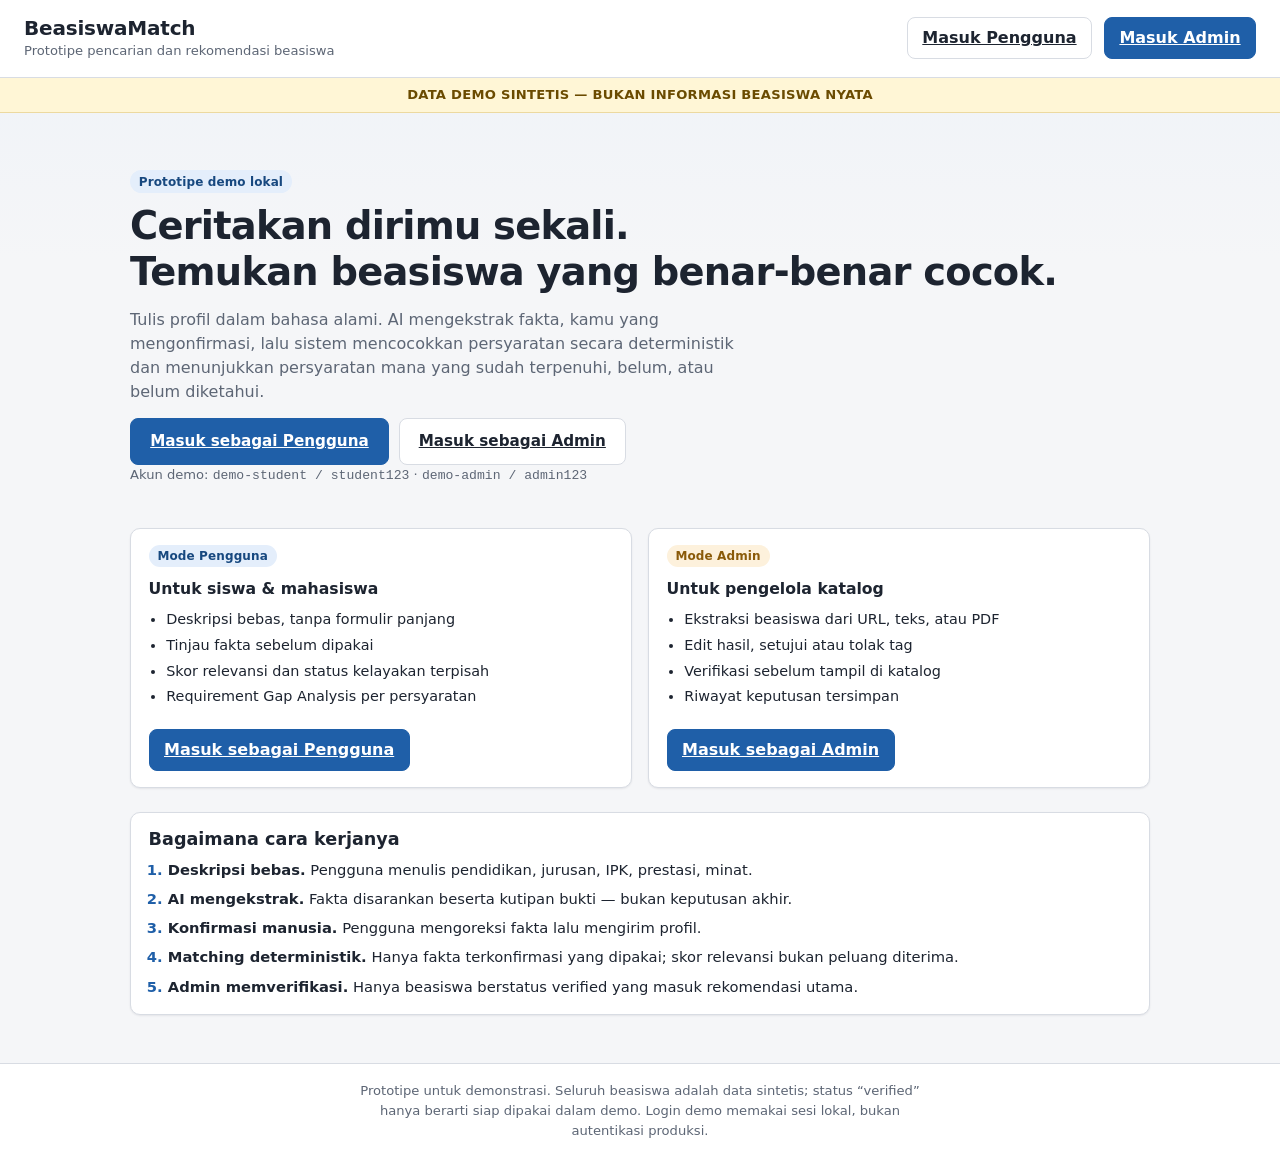
<file: frontend/index.html>
<!DOCTYPE html>
<html lang="id">
<head>
  <meta charset="utf-8" />
  <meta name="viewport" content="width=device-width, initial-scale=1" />
  <title>BeasiswaMatch — Prototipe Rekomendasi Beasiswa</title>
  <link rel="stylesheet" href="css/styles.css" />
</head>
<body class="landing-body">
  <header class="landing-header">
    <div class="brand">
      <h1>BeasiswaMatch</h1>
      <p class="muted small">Prototipe pencarian dan rekomendasi beasiswa</p>
    </div>
    <nav class="header-right" aria-label="Masuk">
      <a class="btn" href="login.html?role=user">Masuk Pengguna</a>
      <a class="btn primary" href="login.html?role=admin">Masuk Admin</a>
    </nav>
  </header>

  <div class="banner">DATA DEMO SINTETIS — BUKAN INFORMASI BEASISWA NYATA</div>

  <main class="landing">
    <section class="hero">
      <span class="badge badge-info">Prototipe demo lokal</span>
      <h2>Ceritakan dirimu sekali.<br />Temukan beasiswa yang benar-benar cocok.</h2>
      <p class="lead">
        Tulis profil dalam bahasa alami. AI mengekstrak fakta, kamu yang mengonfirmasi, lalu
        sistem mencocokkan persyaratan secara deterministik dan menunjukkan
        persyaratan mana yang sudah terpenuhi, belum, atau belum diketahui.
      </p>
      <div class="row">
        <a class="btn primary large" href="login.html?role=user">Masuk sebagai Pengguna</a>
        <a class="btn large" href="login.html?role=admin">Masuk sebagai Admin</a>
      </div>
      <p class="hint">Akun demo: <code>demo-student / student123</code> · <code>demo-admin / admin123</code></p>
    </section>

    <section id="resume-banner" class="card resume" hidden>
      <div>
        <strong>Kamu masih punya sesi aktif</strong>
        <p class="muted small" id="resume-text"></p>
      </div>
      <div class="row">
        <a class="btn primary" id="resume-link" href="app.html">Lanjutkan sesi</a>
        <button class="btn" id="resume-logout" type="button">Keluar</button>
      </div>
    </section>

    <section class="role-grid">
      <article class="card role-card">
        <span class="badge badge-info">Mode Pengguna</span>
        <h3>Untuk siswa &amp; mahasiswa</h3>
        <ul class="feature-list">
          <li>Deskripsi bebas, tanpa formulir panjang</li>
          <li>Tinjau fakta sebelum dipakai</li>
          <li>Skor relevansi dan status kelayakan terpisah</li>
          <li>Requirement Gap Analysis per persyaratan</li>
        </ul>
        <a class="btn primary" href="login.html?role=user">Masuk sebagai Pengguna</a>
      </article>

      <article class="card role-card">
        <span class="badge badge-warn">Mode Admin</span>
        <h3>Untuk pengelola katalog</h3>
        <ul class="feature-list">
          <li>Ekstraksi beasiswa dari URL, teks, atau PDF</li>
          <li>Edit hasil, setujui atau tolak tag</li>
          <li>Verifikasi sebelum tampil di katalog</li>
          <li>Riwayat keputusan tersimpan</li>
        </ul>
        <a class="btn primary" href="login.html?role=admin">Masuk sebagai Admin</a>
      </article>
    </section>

    <section class="card how">
      <h2>Bagaimana cara kerjanya</h2>
      <ol class="steps">
        <li><strong>Deskripsi bebas.</strong> Pengguna menulis pendidikan, jurusan, IPK, prestasi, minat.</li>
        <li><strong>AI mengekstrak.</strong> Fakta disarankan beserta kutipan bukti — bukan keputusan akhir.</li>
        <li><strong>Konfirmasi manusia.</strong> Pengguna mengoreksi fakta lalu mengirim profil.</li>
        <li><strong>Matching deterministik.</strong> Hanya fakta terkonfirmasi yang dipakai; skor relevansi bukan peluang diterima.</li>
        <li><strong>Admin memverifikasi.</strong> Hanya beasiswa berstatus verified yang masuk rekomendasi utama.</li>
      </ol>
    </section>
  </main>

  <footer class="landing-footer">
    <p class="muted small">
      Prototipe untuk demonstrasi. Seluruh beasiswa adalah data sintetis; status “verified” hanya
      berarti siap dipakai dalam demo. Login demo memakai sesi lokal, bukan autentikasi produksi.
    </p>
  </footer>

  <script src="js/api.js"></script>
  <script src="js/auth.js"></script>
  <script src="js/landing.js"></script>
</body>
</html>
</file>
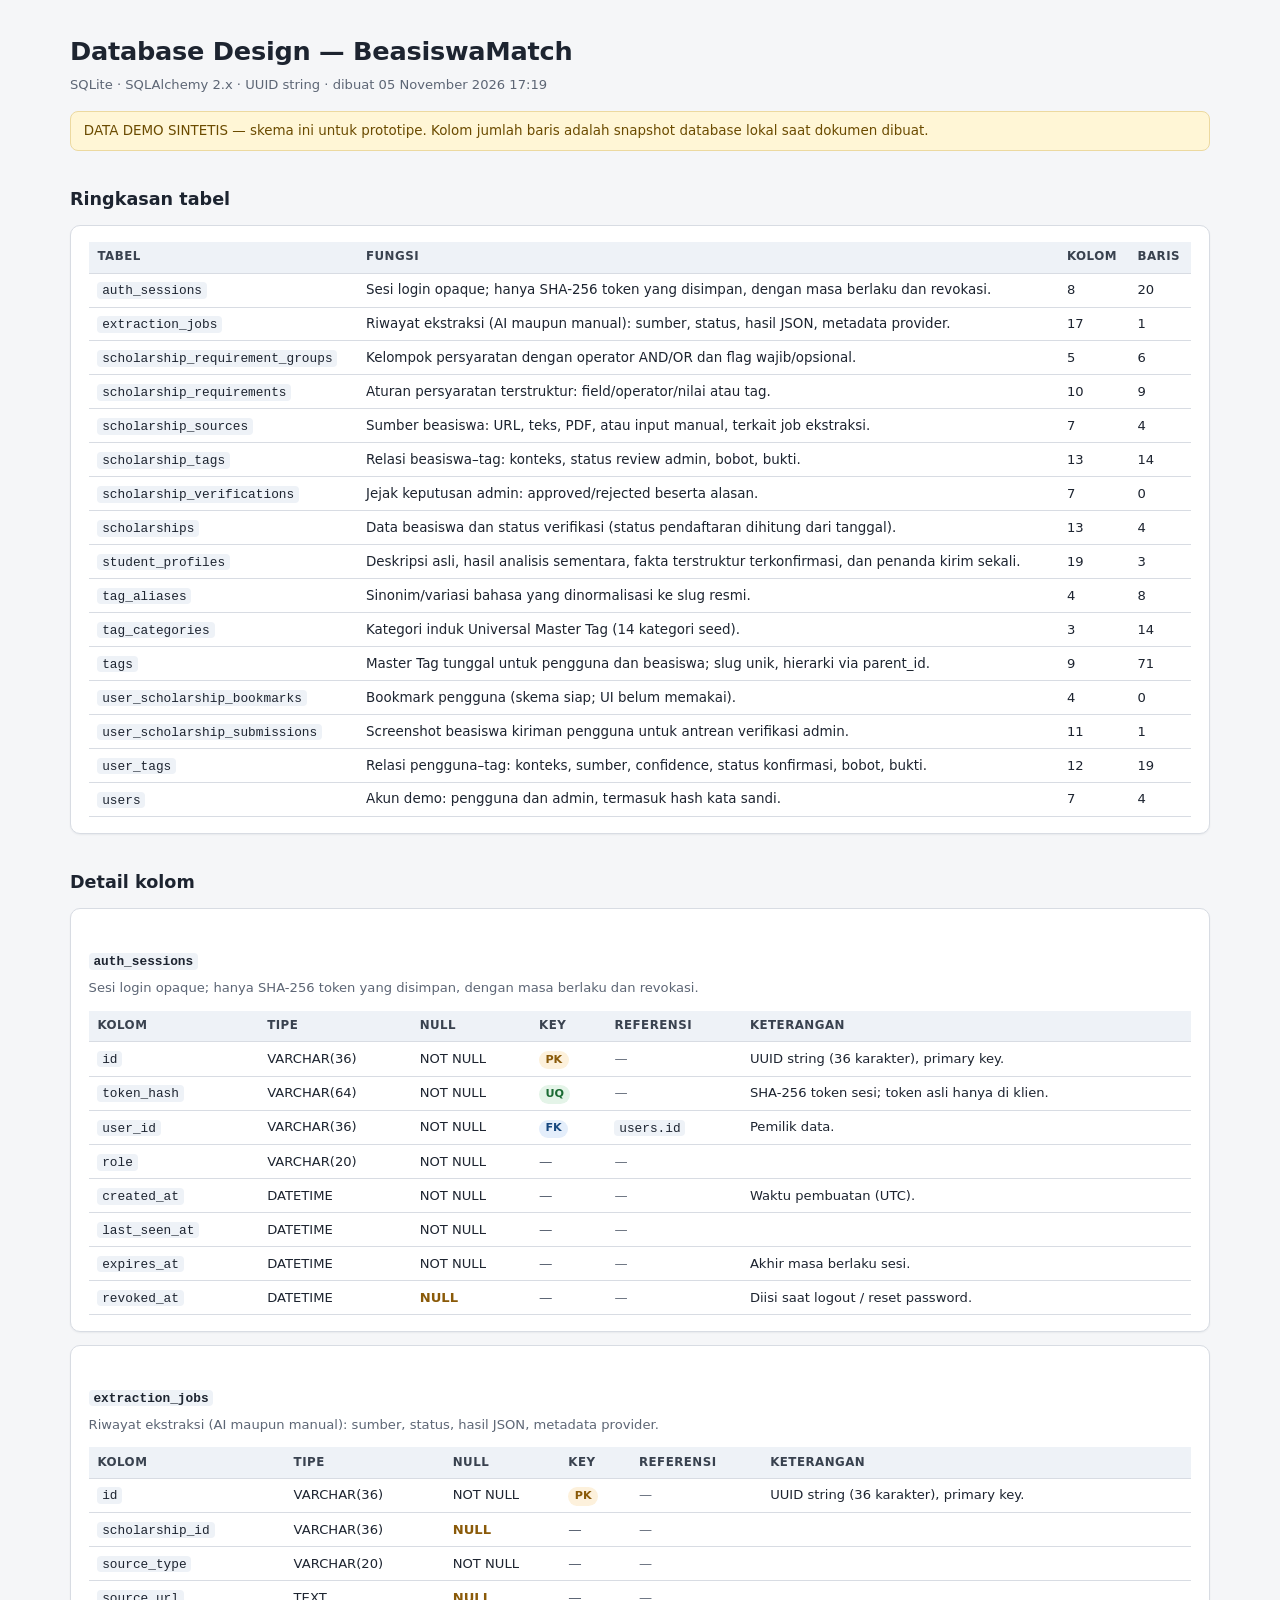
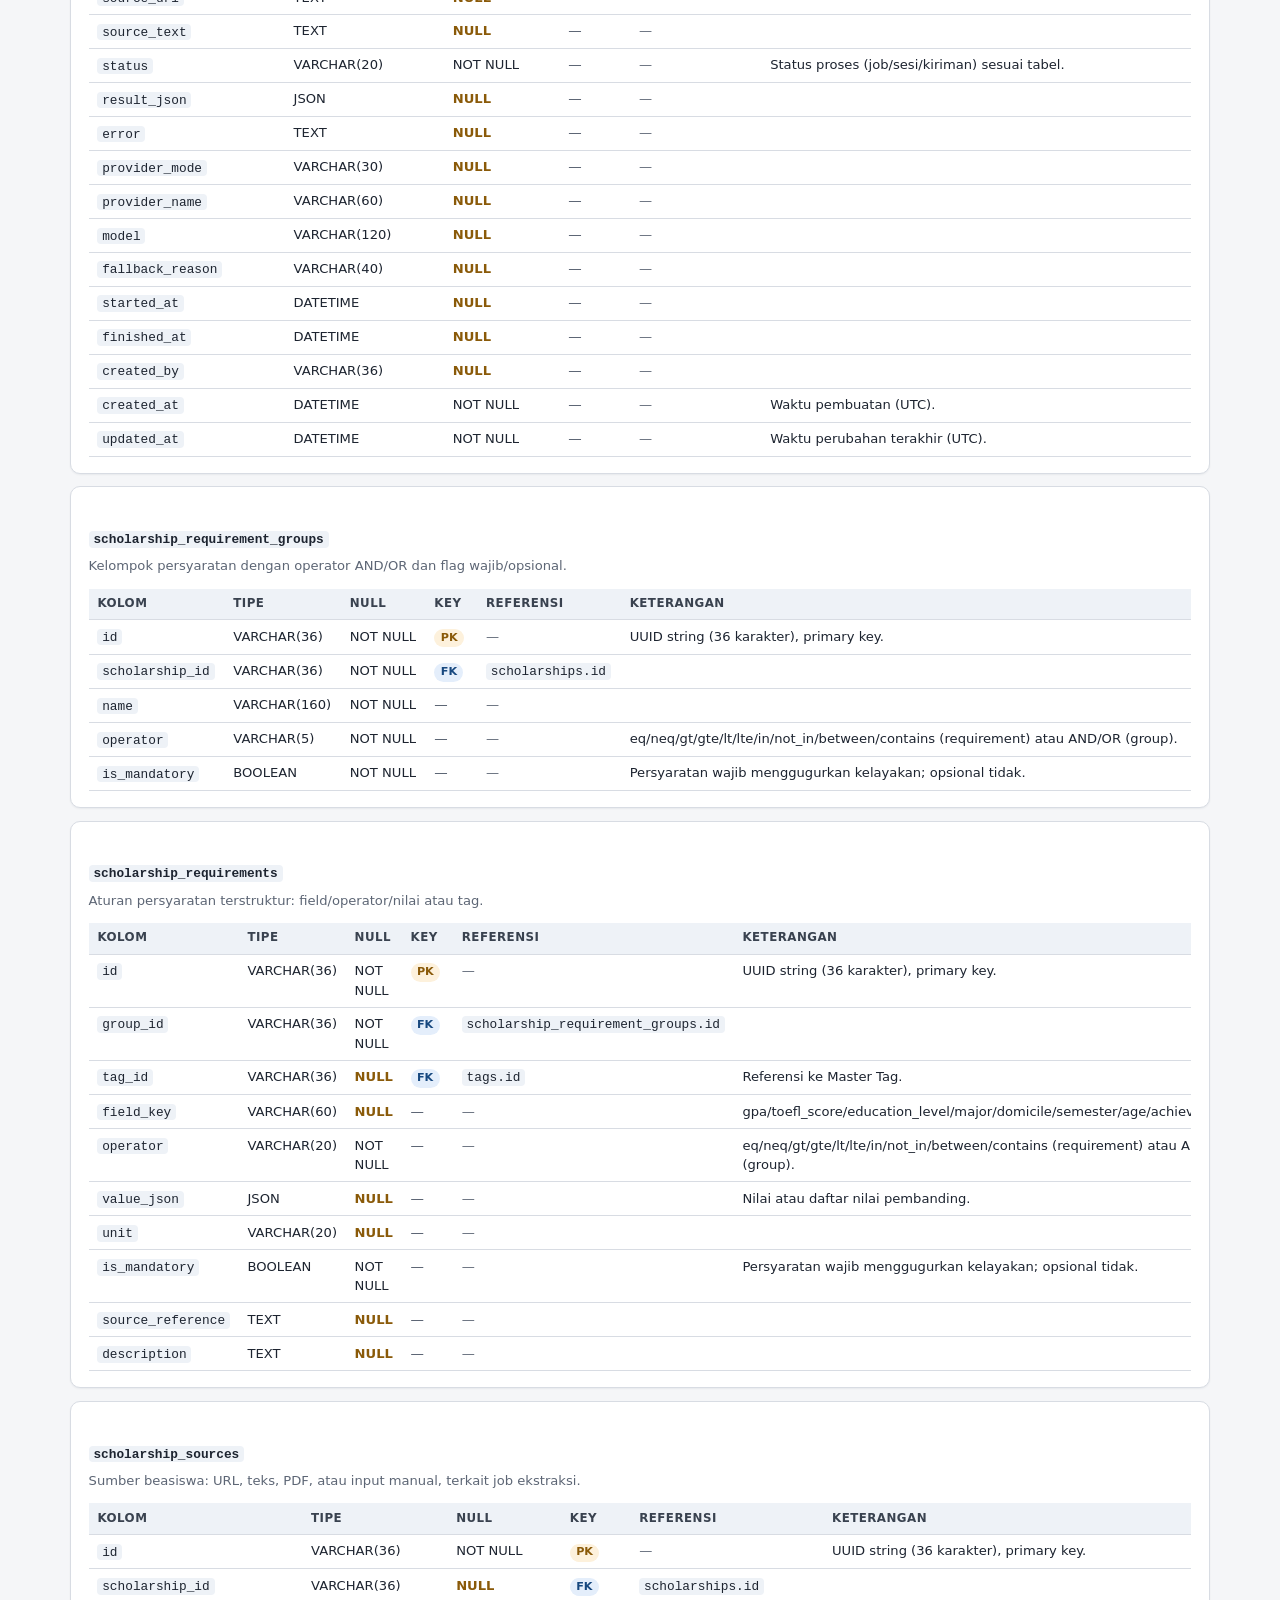
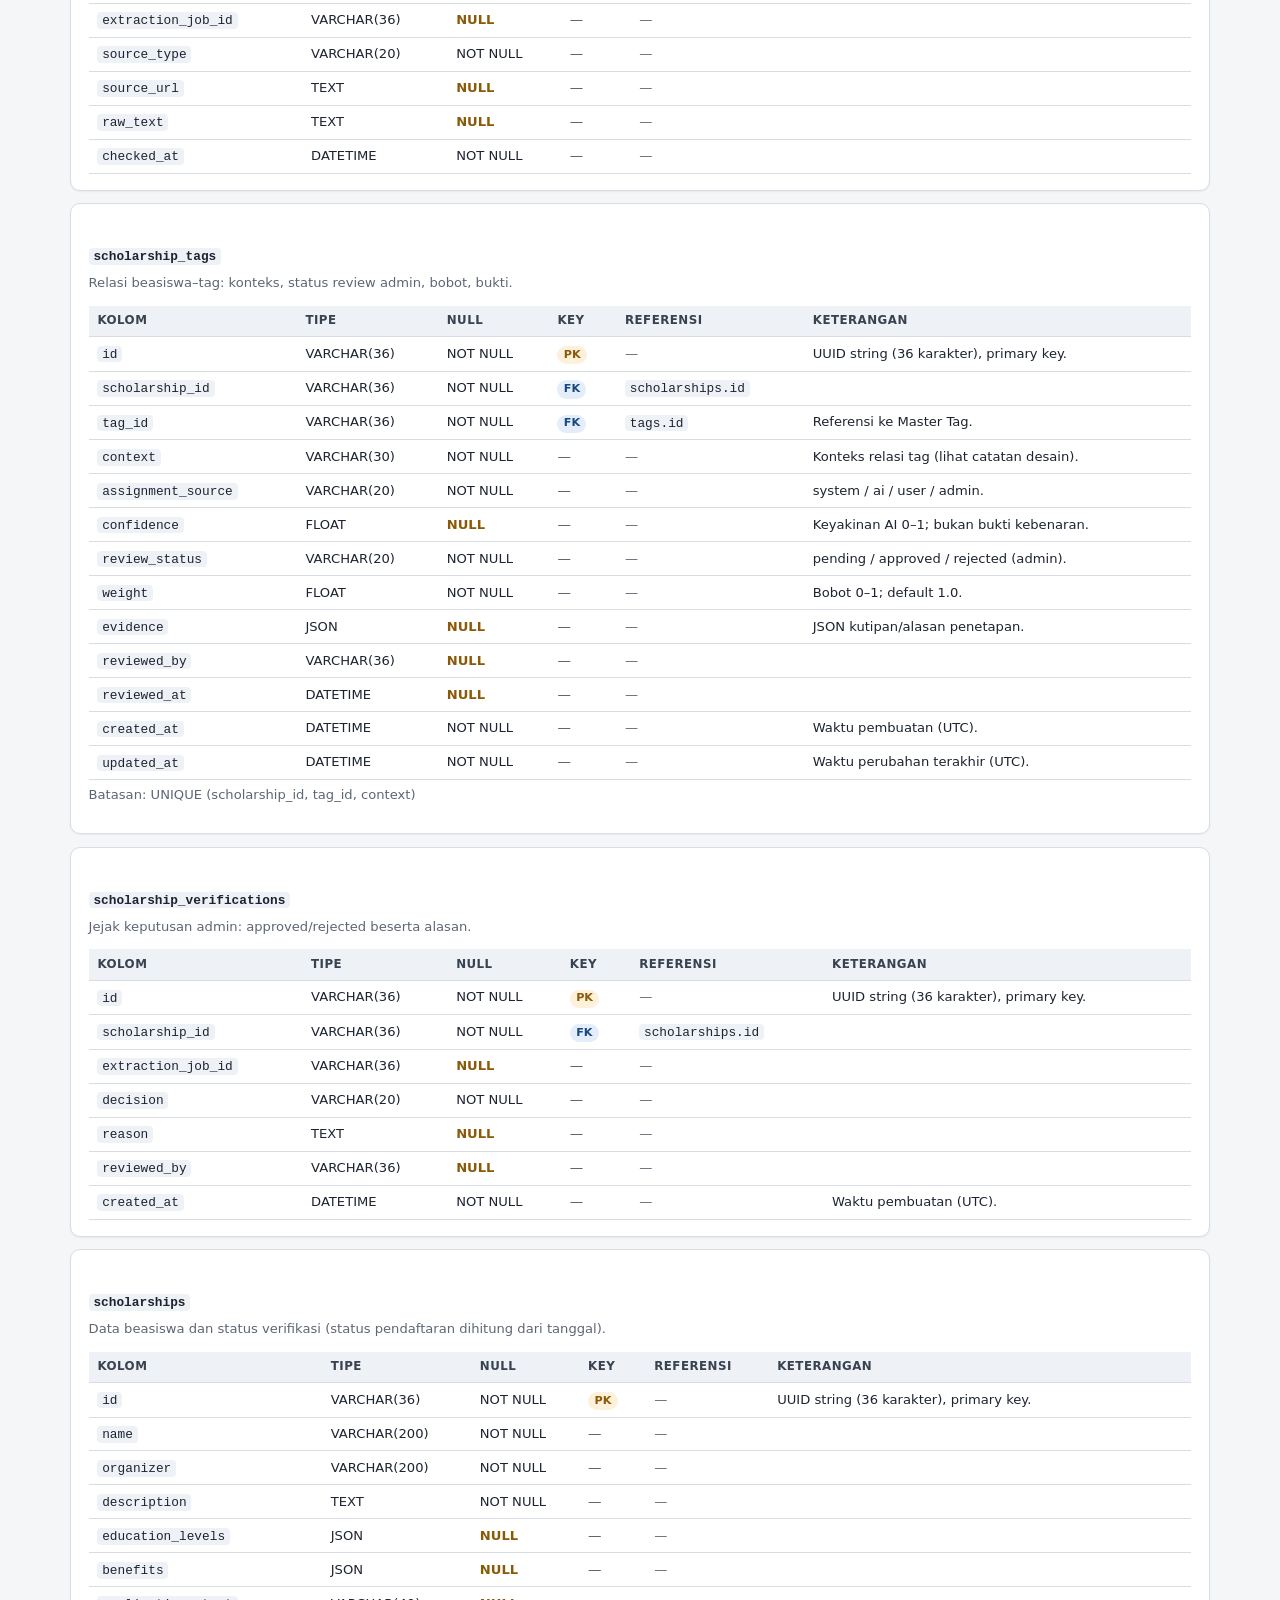
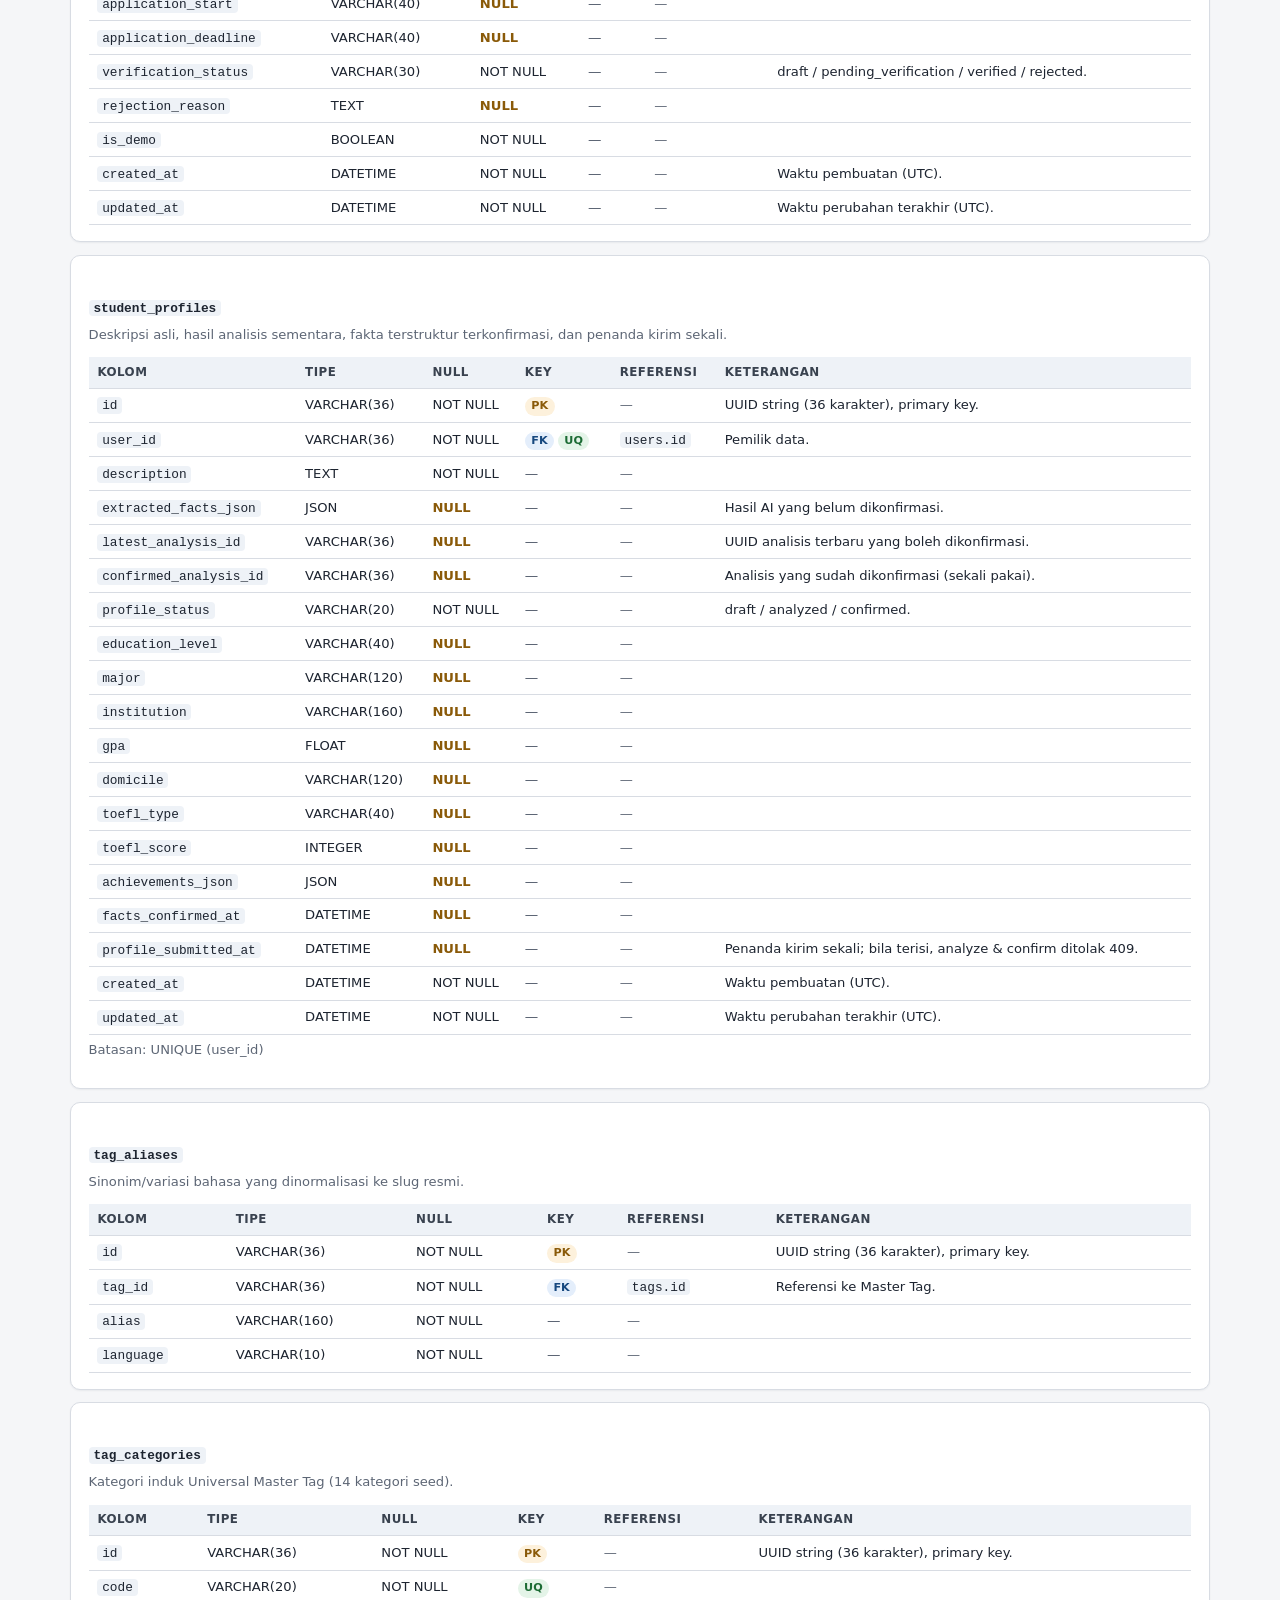
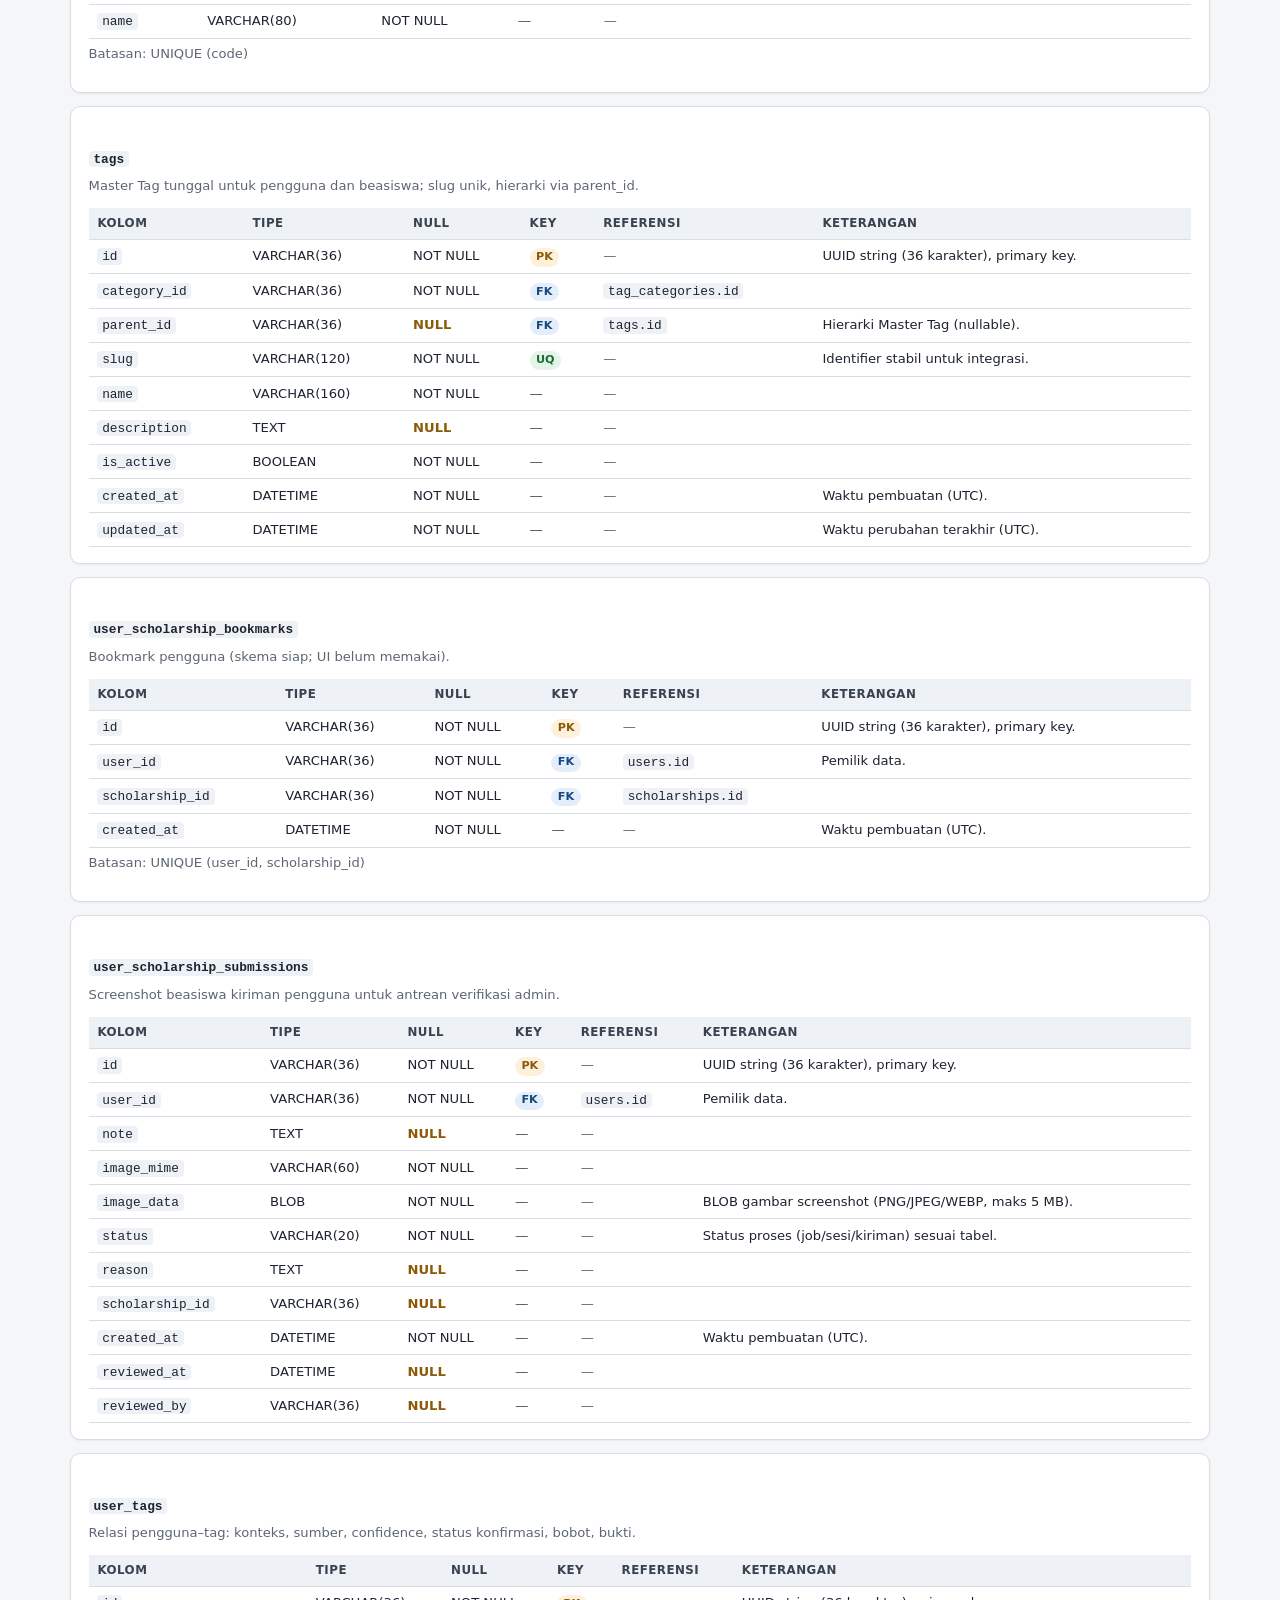
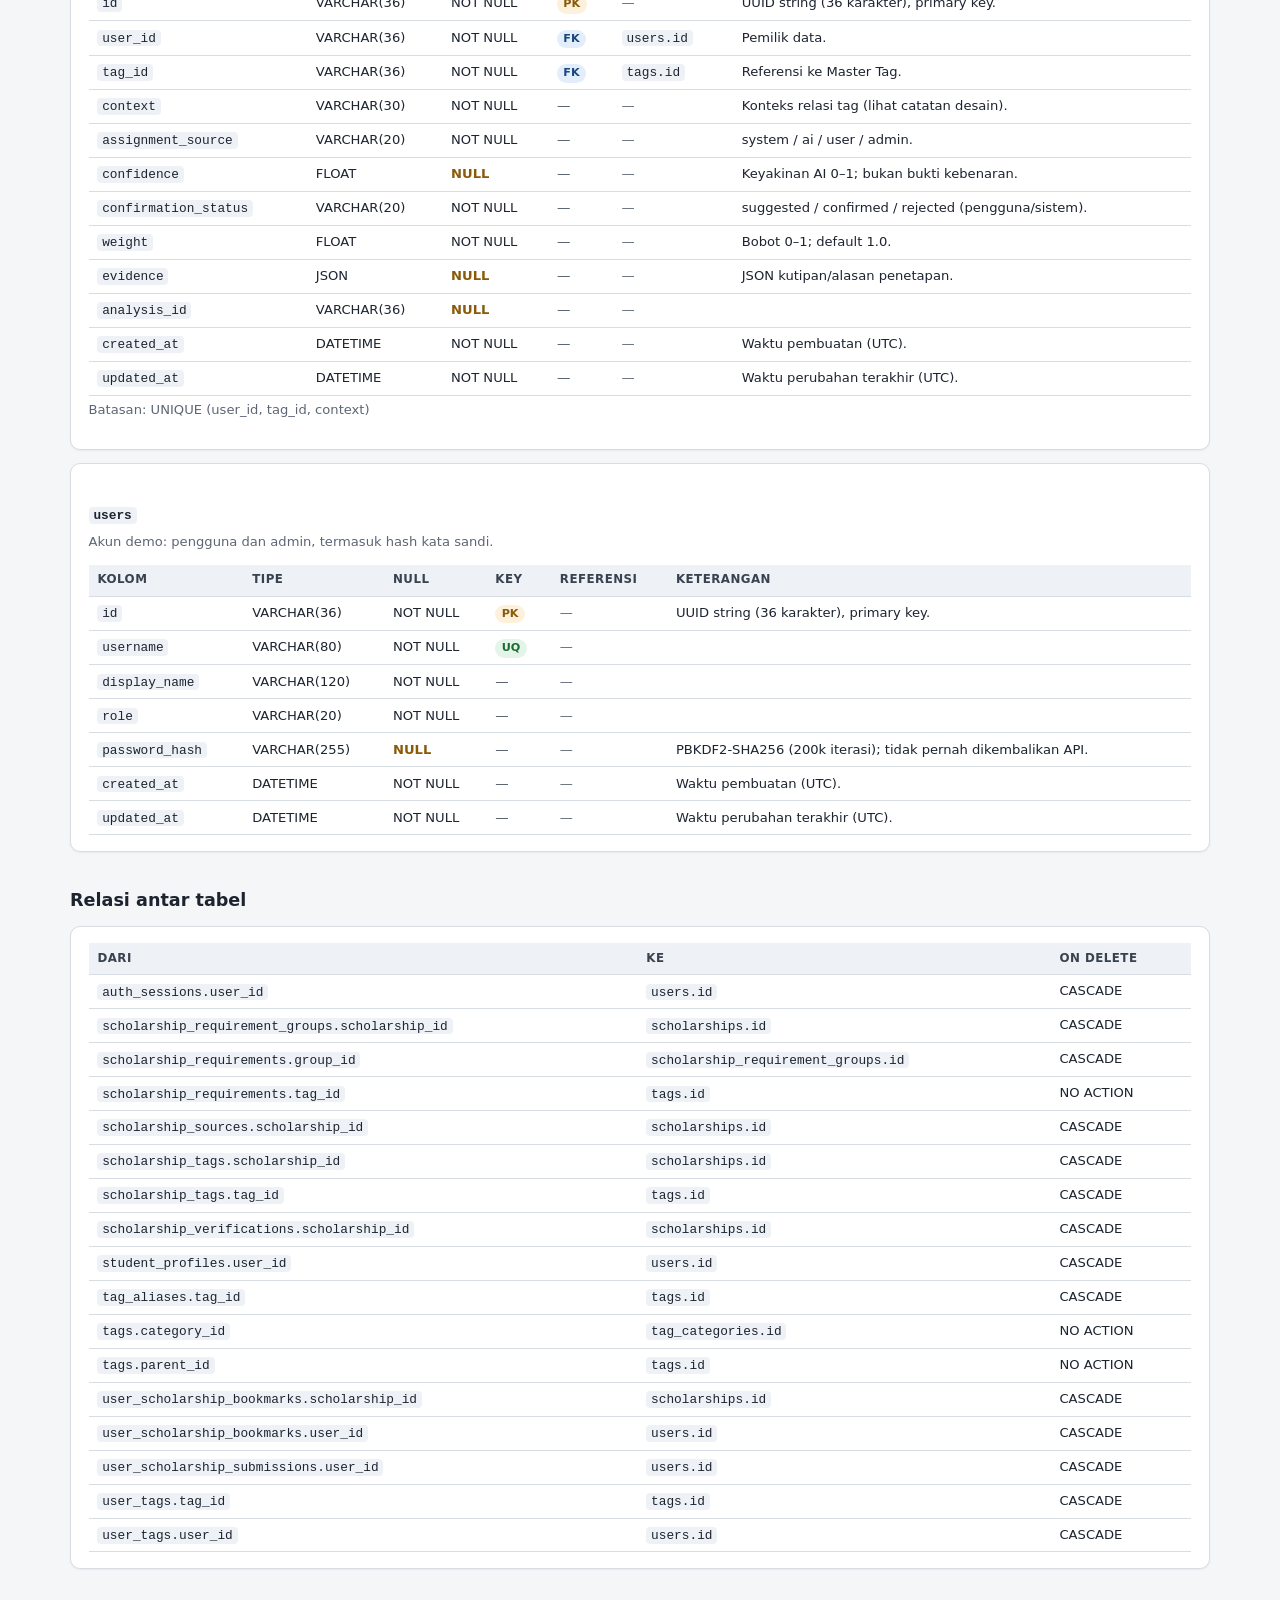
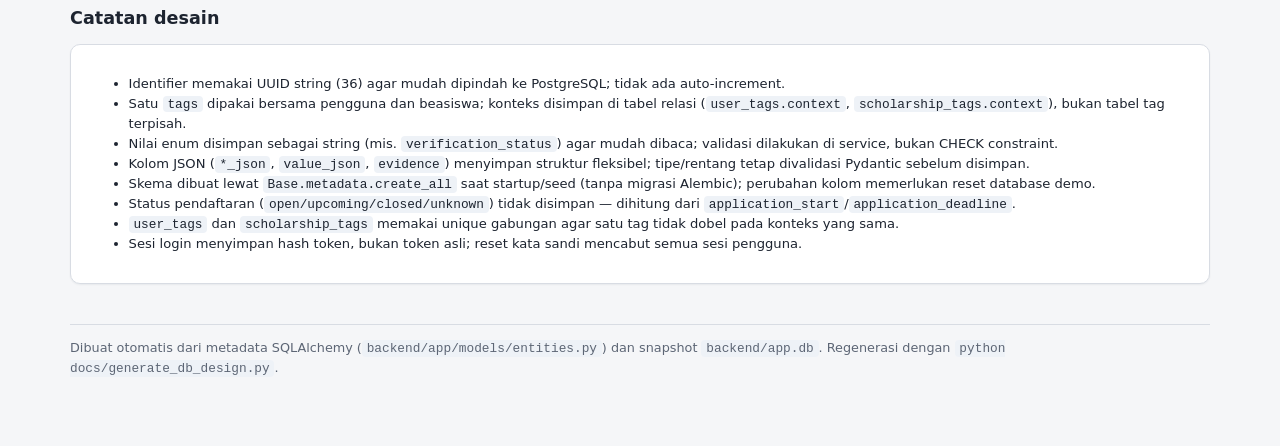
<file: docs/db-design.html>
<!DOCTYPE html>
<html lang="id">
<head>
<meta charset="utf-8" />
<meta name="viewport" content="width=device-width, initial-scale=1" />
<title>Database Design — BeasiswaMatch</title>
<style>
:root { --bg:#f5f6f8; --surface:#fff; --border:#d8dce3; --text:#1d2430; --muted:#5d6675;
        --primary:#1f5fa8; --pk:#8a5a09; --fk:#17487f; }
* { box-sizing: border-box; }
body { margin:0; background:var(--bg); color:var(--text);
       font-family:"Segoe UI",system-ui,-apple-system,Roboto,Helvetica,Arial,sans-serif; line-height:1.5; }
.wrap { max-width:1180px; margin:0 auto; padding:2rem 1.25rem 4rem; }
h1 { font-size:1.6rem; margin:0 0 .3rem; letter-spacing:-.01em; }
h2 { font-size:1.1rem; margin:2.2rem 0 .6rem; }
h3 { font-size:1rem; margin:1.4rem 0 .4rem; }
p { margin:.3rem 0 .8rem; }
.muted { color:var(--muted); }
.small { font-size:.82rem; }
.banner { background:#fff6d6; color:#6b4b00; border:1px solid #ecd9a0; border-radius:8px;
          padding:.55rem .8rem; font-size:.84rem; margin:1rem 0 1.6rem; }
.card { background:var(--surface); border:1px solid var(--border); border-radius:10px;
        padding:1rem 1.1rem; margin:.8rem 0; box-shadow:0 1px 2px rgba(20,30,45,.06); }
.table-wrap { overflow-x:auto; }
table { width:100%; border-collapse:collapse; font-size:.84rem; background:var(--surface); }
caption { caption-side:top; text-align:left; font-weight:700; padding:.5rem .2rem; }
th, td { border-bottom:1px solid var(--border); padding:.4rem .55rem; text-align:left; vertical-align:top; }
th { background:#eef2f7; font-size:.74rem; text-transform:uppercase; letter-spacing:.04em; color:#39424f; }
tbody tr:hover { background:#fafbfd; }
code { font-family:ui-monospace,SFMono-Regular,Menlo,monospace; font-size:.8rem;
       background:#eef2f7; padding:.05rem .3rem; border-radius:4px; }
.tag { display:inline-block; padding:.05rem .4rem; border-radius:999px; font-size:.7rem;
       font-weight:700; margin-right:.25rem; }
.pk { background:#fdf1dc; color:var(--pk); }
.fk { background:#e4eefb; color:var(--fk); }
.uq { background:#e4f4e8; color:#1c6b34; }
.null { color:#8a5a09; font-weight:600; }
.yes { color:#1c6b34; }
.foot { margin-top:2.5rem; color:var(--muted); font-size:.8rem; border-top:1px solid var(--border); padding-top:.8rem; }
@media print { body { background:#fff; } .card { box-shadow:none; } }
</style>
</head>
<body>
<div class="wrap">
  <h1>Database Design — BeasiswaMatch</h1>
  <p class="muted small">SQLite · SQLAlchemy 2.x · UUID string · dibuat 05 November 2026 17:19</p>

  <div class="banner">
    DATA DEMO SINTETIS — skema ini untuk prototipe. Kolom jumlah baris adalah snapshot database lokal saat dokumen dibuat.
  </div>

  <h2>Ringkasan tabel</h2>
  <div class="table-wrap card">
    <table>
      <thead><tr><th>Tabel</th><th>Fungsi</th><th>Kolom</th><th>Baris</th></tr></thead>
      <tbody>
        <tr>
          <td><code>auth_sessions</code></td>
          <td>Sesi login opaque; hanya SHA-256 token yang disimpan, dengan masa berlaku dan revokasi.</td>
          <td class="small">8</td>
          <td class="small">20</td>
        </tr>
        <tr>
          <td><code>extraction_jobs</code></td>
          <td>Riwayat ekstraksi (AI maupun manual): sumber, status, hasil JSON, metadata provider.</td>
          <td class="small">17</td>
          <td class="small">1</td>
        </tr>
        <tr>
          <td><code>scholarship_requirement_groups</code></td>
          <td>Kelompok persyaratan dengan operator AND/OR dan flag wajib/opsional.</td>
          <td class="small">5</td>
          <td class="small">6</td>
        </tr>
        <tr>
          <td><code>scholarship_requirements</code></td>
          <td>Aturan persyaratan terstruktur: field/operator/nilai atau tag.</td>
          <td class="small">10</td>
          <td class="small">9</td>
        </tr>
        <tr>
          <td><code>scholarship_sources</code></td>
          <td>Sumber beasiswa: URL, teks, PDF, atau input manual, terkait job ekstraksi.</td>
          <td class="small">7</td>
          <td class="small">4</td>
        </tr>
        <tr>
          <td><code>scholarship_tags</code></td>
          <td>Relasi beasiswa–tag: konteks, status review admin, bobot, bukti.</td>
          <td class="small">13</td>
          <td class="small">14</td>
        </tr>
        <tr>
          <td><code>scholarship_verifications</code></td>
          <td>Jejak keputusan admin: approved/rejected beserta alasan.</td>
          <td class="small">7</td>
          <td class="small">0</td>
        </tr>
        <tr>
          <td><code>scholarships</code></td>
          <td>Data beasiswa dan status verifikasi (status pendaftaran dihitung dari tanggal).</td>
          <td class="small">13</td>
          <td class="small">4</td>
        </tr>
        <tr>
          <td><code>student_profiles</code></td>
          <td>Deskripsi asli, hasil analisis sementara, fakta terstruktur terkonfirmasi, dan penanda kirim sekali.</td>
          <td class="small">19</td>
          <td class="small">3</td>
        </tr>
        <tr>
          <td><code>tag_aliases</code></td>
          <td>Sinonim/variasi bahasa yang dinormalisasi ke slug resmi.</td>
          <td class="small">4</td>
          <td class="small">8</td>
        </tr>
        <tr>
          <td><code>tag_categories</code></td>
          <td>Kategori induk Universal Master Tag (14 kategori seed).</td>
          <td class="small">3</td>
          <td class="small">14</td>
        </tr>
        <tr>
          <td><code>tags</code></td>
          <td>Master Tag tunggal untuk pengguna dan beasiswa; slug unik, hierarki via parent_id.</td>
          <td class="small">9</td>
          <td class="small">71</td>
        </tr>
        <tr>
          <td><code>user_scholarship_bookmarks</code></td>
          <td>Bookmark pengguna (skema siap; UI belum memakai).</td>
          <td class="small">4</td>
          <td class="small">0</td>
        </tr>
        <tr>
          <td><code>user_scholarship_submissions</code></td>
          <td>Screenshot beasiswa kiriman pengguna untuk antrean verifikasi admin.</td>
          <td class="small">11</td>
          <td class="small">1</td>
        </tr>
        <tr>
          <td><code>user_tags</code></td>
          <td>Relasi pengguna–tag: konteks, sumber, confidence, status konfirmasi, bobot, bukti.</td>
          <td class="small">12</td>
          <td class="small">19</td>
        </tr>
        <tr>
          <td><code>users</code></td>
          <td>Akun demo: pengguna dan admin, termasuk hash kata sandi.</td>
          <td class="small">7</td>
          <td class="small">4</td>
        </tr></tbody>
    </table>
  </div>

  <h2>Detail kolom</h2>
  
        <section class="card">
          <h3><code>auth_sessions</code></h3>
          <p class="small muted">Sesi login opaque; hanya SHA-256 token yang disimpan, dengan masa berlaku dan revokasi.</p>
          <div class="table-wrap">
            <table>
              <thead>
                <tr><th>Kolom</th><th>Tipe</th><th>Null</th><th>Key</th><th>Referensi</th><th>Keterangan</th></tr>
              </thead>
              <tbody>
              <tr>
                <td><code>id</code></td>
                <td class="small">VARCHAR(36)</td>
                <td class="small">NOT NULL</td>
                <td><span class="tag pk">PK</span></td>
                <td class="small"><span class="muted">—</span></td>
                <td class="small">UUID string (36 karakter), primary key.</td>
              </tr>
              <tr>
                <td><code>token_hash</code></td>
                <td class="small">VARCHAR(64)</td>
                <td class="small">NOT NULL</td>
                <td><span class="tag uq">UQ</span></td>
                <td class="small"><span class="muted">—</span></td>
                <td class="small">SHA-256 token sesi; token asli hanya di klien.</td>
              </tr>
              <tr>
                <td><code>user_id</code></td>
                <td class="small">VARCHAR(36)</td>
                <td class="small">NOT NULL</td>
                <td><span class="tag fk">FK</span></td>
                <td class="small"><code>users.id</code></td>
                <td class="small">Pemilik data.</td>
              </tr>
              <tr>
                <td><code>role</code></td>
                <td class="small">VARCHAR(20)</td>
                <td class="small">NOT NULL</td>
                <td><span class="muted">—</span></td>
                <td class="small"><span class="muted">—</span></td>
                <td class="small"></td>
              </tr>
              <tr>
                <td><code>created_at</code></td>
                <td class="small">DATETIME</td>
                <td class="small">NOT NULL</td>
                <td><span class="muted">—</span></td>
                <td class="small"><span class="muted">—</span></td>
                <td class="small">Waktu pembuatan (UTC).</td>
              </tr>
              <tr>
                <td><code>last_seen_at</code></td>
                <td class="small">DATETIME</td>
                <td class="small">NOT NULL</td>
                <td><span class="muted">—</span></td>
                <td class="small"><span class="muted">—</span></td>
                <td class="small"></td>
              </tr>
              <tr>
                <td><code>expires_at</code></td>
                <td class="small">DATETIME</td>
                <td class="small">NOT NULL</td>
                <td><span class="muted">—</span></td>
                <td class="small"><span class="muted">—</span></td>
                <td class="small">Akhir masa berlaku sesi.</td>
              </tr>
              <tr>
                <td><code>revoked_at</code></td>
                <td class="small">DATETIME</td>
                <td class="small"><span class="null">NULL</span></td>
                <td><span class="muted">—</span></td>
                <td class="small"><span class="muted">—</span></td>
                <td class="small">Diisi saat logout / reset password.</td>
              </tr></tbody>
            </table>
          </div>
          
        </section>
        <section class="card">
          <h3><code>extraction_jobs</code></h3>
          <p class="small muted">Riwayat ekstraksi (AI maupun manual): sumber, status, hasil JSON, metadata provider.</p>
          <div class="table-wrap">
            <table>
              <thead>
                <tr><th>Kolom</th><th>Tipe</th><th>Null</th><th>Key</th><th>Referensi</th><th>Keterangan</th></tr>
              </thead>
              <tbody>
              <tr>
                <td><code>id</code></td>
                <td class="small">VARCHAR(36)</td>
                <td class="small">NOT NULL</td>
                <td><span class="tag pk">PK</span></td>
                <td class="small"><span class="muted">—</span></td>
                <td class="small">UUID string (36 karakter), primary key.</td>
              </tr>
              <tr>
                <td><code>scholarship_id</code></td>
                <td class="small">VARCHAR(36)</td>
                <td class="small"><span class="null">NULL</span></td>
                <td><span class="muted">—</span></td>
                <td class="small"><span class="muted">—</span></td>
                <td class="small"></td>
              </tr>
              <tr>
                <td><code>source_type</code></td>
                <td class="small">VARCHAR(20)</td>
                <td class="small">NOT NULL</td>
                <td><span class="muted">—</span></td>
                <td class="small"><span class="muted">—</span></td>
                <td class="small"></td>
              </tr>
              <tr>
                <td><code>source_url</code></td>
                <td class="small">TEXT</td>
                <td class="small"><span class="null">NULL</span></td>
                <td><span class="muted">—</span></td>
                <td class="small"><span class="muted">—</span></td>
                <td class="small"></td>
              </tr>
              <tr>
                <td><code>source_text</code></td>
                <td class="small">TEXT</td>
                <td class="small"><span class="null">NULL</span></td>
                <td><span class="muted">—</span></td>
                <td class="small"><span class="muted">—</span></td>
                <td class="small"></td>
              </tr>
              <tr>
                <td><code>status</code></td>
                <td class="small">VARCHAR(20)</td>
                <td class="small">NOT NULL</td>
                <td><span class="muted">—</span></td>
                <td class="small"><span class="muted">—</span></td>
                <td class="small">Status proses (job/sesi/kiriman) sesuai tabel.</td>
              </tr>
              <tr>
                <td><code>result_json</code></td>
                <td class="small">JSON</td>
                <td class="small"><span class="null">NULL</span></td>
                <td><span class="muted">—</span></td>
                <td class="small"><span class="muted">—</span></td>
                <td class="small"></td>
              </tr>
              <tr>
                <td><code>error</code></td>
                <td class="small">TEXT</td>
                <td class="small"><span class="null">NULL</span></td>
                <td><span class="muted">—</span></td>
                <td class="small"><span class="muted">—</span></td>
                <td class="small"></td>
              </tr>
              <tr>
                <td><code>provider_mode</code></td>
                <td class="small">VARCHAR(30)</td>
                <td class="small"><span class="null">NULL</span></td>
                <td><span class="muted">—</span></td>
                <td class="small"><span class="muted">—</span></td>
                <td class="small"></td>
              </tr>
              <tr>
                <td><code>provider_name</code></td>
                <td class="small">VARCHAR(60)</td>
                <td class="small"><span class="null">NULL</span></td>
                <td><span class="muted">—</span></td>
                <td class="small"><span class="muted">—</span></td>
                <td class="small"></td>
              </tr>
              <tr>
                <td><code>model</code></td>
                <td class="small">VARCHAR(120)</td>
                <td class="small"><span class="null">NULL</span></td>
                <td><span class="muted">—</span></td>
                <td class="small"><span class="muted">—</span></td>
                <td class="small"></td>
              </tr>
              <tr>
                <td><code>fallback_reason</code></td>
                <td class="small">VARCHAR(40)</td>
                <td class="small"><span class="null">NULL</span></td>
                <td><span class="muted">—</span></td>
                <td class="small"><span class="muted">—</span></td>
                <td class="small"></td>
              </tr>
              <tr>
                <td><code>started_at</code></td>
                <td class="small">DATETIME</td>
                <td class="small"><span class="null">NULL</span></td>
                <td><span class="muted">—</span></td>
                <td class="small"><span class="muted">—</span></td>
                <td class="small"></td>
              </tr>
              <tr>
                <td><code>finished_at</code></td>
                <td class="small">DATETIME</td>
                <td class="small"><span class="null">NULL</span></td>
                <td><span class="muted">—</span></td>
                <td class="small"><span class="muted">—</span></td>
                <td class="small"></td>
              </tr>
              <tr>
                <td><code>created_by</code></td>
                <td class="small">VARCHAR(36)</td>
                <td class="small"><span class="null">NULL</span></td>
                <td><span class="muted">—</span></td>
                <td class="small"><span class="muted">—</span></td>
                <td class="small"></td>
              </tr>
              <tr>
                <td><code>created_at</code></td>
                <td class="small">DATETIME</td>
                <td class="small">NOT NULL</td>
                <td><span class="muted">—</span></td>
                <td class="small"><span class="muted">—</span></td>
                <td class="small">Waktu pembuatan (UTC).</td>
              </tr>
              <tr>
                <td><code>updated_at</code></td>
                <td class="small">DATETIME</td>
                <td class="small">NOT NULL</td>
                <td><span class="muted">—</span></td>
                <td class="small"><span class="muted">—</span></td>
                <td class="small">Waktu perubahan terakhir (UTC).</td>
              </tr></tbody>
            </table>
          </div>
          
        </section>
        <section class="card">
          <h3><code>scholarship_requirement_groups</code></h3>
          <p class="small muted">Kelompok persyaratan dengan operator AND/OR dan flag wajib/opsional.</p>
          <div class="table-wrap">
            <table>
              <thead>
                <tr><th>Kolom</th><th>Tipe</th><th>Null</th><th>Key</th><th>Referensi</th><th>Keterangan</th></tr>
              </thead>
              <tbody>
              <tr>
                <td><code>id</code></td>
                <td class="small">VARCHAR(36)</td>
                <td class="small">NOT NULL</td>
                <td><span class="tag pk">PK</span></td>
                <td class="small"><span class="muted">—</span></td>
                <td class="small">UUID string (36 karakter), primary key.</td>
              </tr>
              <tr>
                <td><code>scholarship_id</code></td>
                <td class="small">VARCHAR(36)</td>
                <td class="small">NOT NULL</td>
                <td><span class="tag fk">FK</span></td>
                <td class="small"><code>scholarships.id</code></td>
                <td class="small"></td>
              </tr>
              <tr>
                <td><code>name</code></td>
                <td class="small">VARCHAR(160)</td>
                <td class="small">NOT NULL</td>
                <td><span class="muted">—</span></td>
                <td class="small"><span class="muted">—</span></td>
                <td class="small"></td>
              </tr>
              <tr>
                <td><code>operator</code></td>
                <td class="small">VARCHAR(5)</td>
                <td class="small">NOT NULL</td>
                <td><span class="muted">—</span></td>
                <td class="small"><span class="muted">—</span></td>
                <td class="small">eq/neq/gt/gte/lt/lte/in/not_in/between/contains (requirement) atau AND/OR (group).</td>
              </tr>
              <tr>
                <td><code>is_mandatory</code></td>
                <td class="small">BOOLEAN</td>
                <td class="small">NOT NULL</td>
                <td><span class="muted">—</span></td>
                <td class="small"><span class="muted">—</span></td>
                <td class="small">Persyaratan wajib menggugurkan kelayakan; opsional tidak.</td>
              </tr></tbody>
            </table>
          </div>
          
        </section>
        <section class="card">
          <h3><code>scholarship_requirements</code></h3>
          <p class="small muted">Aturan persyaratan terstruktur: field/operator/nilai atau tag.</p>
          <div class="table-wrap">
            <table>
              <thead>
                <tr><th>Kolom</th><th>Tipe</th><th>Null</th><th>Key</th><th>Referensi</th><th>Keterangan</th></tr>
              </thead>
              <tbody>
              <tr>
                <td><code>id</code></td>
                <td class="small">VARCHAR(36)</td>
                <td class="small">NOT NULL</td>
                <td><span class="tag pk">PK</span></td>
                <td class="small"><span class="muted">—</span></td>
                <td class="small">UUID string (36 karakter), primary key.</td>
              </tr>
              <tr>
                <td><code>group_id</code></td>
                <td class="small">VARCHAR(36)</td>
                <td class="small">NOT NULL</td>
                <td><span class="tag fk">FK</span></td>
                <td class="small"><code>scholarship_requirement_groups.id</code></td>
                <td class="small"></td>
              </tr>
              <tr>
                <td><code>tag_id</code></td>
                <td class="small">VARCHAR(36)</td>
                <td class="small"><span class="null">NULL</span></td>
                <td><span class="tag fk">FK</span></td>
                <td class="small"><code>tags.id</code></td>
                <td class="small">Referensi ke Master Tag.</td>
              </tr>
              <tr>
                <td><code>field_key</code></td>
                <td class="small">VARCHAR(60)</td>
                <td class="small"><span class="null">NULL</span></td>
                <td><span class="muted">—</span></td>
                <td class="small"><span class="muted">—</span></td>
                <td class="small">gpa/toefl_score/education_level/major/domicile/semester/age/achievements.</td>
              </tr>
              <tr>
                <td><code>operator</code></td>
                <td class="small">VARCHAR(20)</td>
                <td class="small">NOT NULL</td>
                <td><span class="muted">—</span></td>
                <td class="small"><span class="muted">—</span></td>
                <td class="small">eq/neq/gt/gte/lt/lte/in/not_in/between/contains (requirement) atau AND/OR (group).</td>
              </tr>
              <tr>
                <td><code>value_json</code></td>
                <td class="small">JSON</td>
                <td class="small"><span class="null">NULL</span></td>
                <td><span class="muted">—</span></td>
                <td class="small"><span class="muted">—</span></td>
                <td class="small">Nilai atau daftar nilai pembanding.</td>
              </tr>
              <tr>
                <td><code>unit</code></td>
                <td class="small">VARCHAR(20)</td>
                <td class="small"><span class="null">NULL</span></td>
                <td><span class="muted">—</span></td>
                <td class="small"><span class="muted">—</span></td>
                <td class="small"></td>
              </tr>
              <tr>
                <td><code>is_mandatory</code></td>
                <td class="small">BOOLEAN</td>
                <td class="small">NOT NULL</td>
                <td><span class="muted">—</span></td>
                <td class="small"><span class="muted">—</span></td>
                <td class="small">Persyaratan wajib menggugurkan kelayakan; opsional tidak.</td>
              </tr>
              <tr>
                <td><code>source_reference</code></td>
                <td class="small">TEXT</td>
                <td class="small"><span class="null">NULL</span></td>
                <td><span class="muted">—</span></td>
                <td class="small"><span class="muted">—</span></td>
                <td class="small"></td>
              </tr>
              <tr>
                <td><code>description</code></td>
                <td class="small">TEXT</td>
                <td class="small"><span class="null">NULL</span></td>
                <td><span class="muted">—</span></td>
                <td class="small"><span class="muted">—</span></td>
                <td class="small"></td>
              </tr></tbody>
            </table>
          </div>
          
        </section>
        <section class="card">
          <h3><code>scholarship_sources</code></h3>
          <p class="small muted">Sumber beasiswa: URL, teks, PDF, atau input manual, terkait job ekstraksi.</p>
          <div class="table-wrap">
            <table>
              <thead>
                <tr><th>Kolom</th><th>Tipe</th><th>Null</th><th>Key</th><th>Referensi</th><th>Keterangan</th></tr>
              </thead>
              <tbody>
              <tr>
                <td><code>id</code></td>
                <td class="small">VARCHAR(36)</td>
                <td class="small">NOT NULL</td>
                <td><span class="tag pk">PK</span></td>
                <td class="small"><span class="muted">—</span></td>
                <td class="small">UUID string (36 karakter), primary key.</td>
              </tr>
              <tr>
                <td><code>scholarship_id</code></td>
                <td class="small">VARCHAR(36)</td>
                <td class="small"><span class="null">NULL</span></td>
                <td><span class="tag fk">FK</span></td>
                <td class="small"><code>scholarships.id</code></td>
                <td class="small"></td>
              </tr>
              <tr>
                <td><code>extraction_job_id</code></td>
                <td class="small">VARCHAR(36)</td>
                <td class="small"><span class="null">NULL</span></td>
                <td><span class="muted">—</span></td>
                <td class="small"><span class="muted">—</span></td>
                <td class="small"></td>
              </tr>
              <tr>
                <td><code>source_type</code></td>
                <td class="small">VARCHAR(20)</td>
                <td class="small">NOT NULL</td>
                <td><span class="muted">—</span></td>
                <td class="small"><span class="muted">—</span></td>
                <td class="small"></td>
              </tr>
              <tr>
                <td><code>source_url</code></td>
                <td class="small">TEXT</td>
                <td class="small"><span class="null">NULL</span></td>
                <td><span class="muted">—</span></td>
                <td class="small"><span class="muted">—</span></td>
                <td class="small"></td>
              </tr>
              <tr>
                <td><code>raw_text</code></td>
                <td class="small">TEXT</td>
                <td class="small"><span class="null">NULL</span></td>
                <td><span class="muted">—</span></td>
                <td class="small"><span class="muted">—</span></td>
                <td class="small"></td>
              </tr>
              <tr>
                <td><code>checked_at</code></td>
                <td class="small">DATETIME</td>
                <td class="small">NOT NULL</td>
                <td><span class="muted">—</span></td>
                <td class="small"><span class="muted">—</span></td>
                <td class="small"></td>
              </tr></tbody>
            </table>
          </div>
          
        </section>
        <section class="card">
          <h3><code>scholarship_tags</code></h3>
          <p class="small muted">Relasi beasiswa–tag: konteks, status review admin, bobot, bukti.</p>
          <div class="table-wrap">
            <table>
              <thead>
                <tr><th>Kolom</th><th>Tipe</th><th>Null</th><th>Key</th><th>Referensi</th><th>Keterangan</th></tr>
              </thead>
              <tbody>
              <tr>
                <td><code>id</code></td>
                <td class="small">VARCHAR(36)</td>
                <td class="small">NOT NULL</td>
                <td><span class="tag pk">PK</span></td>
                <td class="small"><span class="muted">—</span></td>
                <td class="small">UUID string (36 karakter), primary key.</td>
              </tr>
              <tr>
                <td><code>scholarship_id</code></td>
                <td class="small">VARCHAR(36)</td>
                <td class="small">NOT NULL</td>
                <td><span class="tag fk">FK</span></td>
                <td class="small"><code>scholarships.id</code></td>
                <td class="small"></td>
              </tr>
              <tr>
                <td><code>tag_id</code></td>
                <td class="small">VARCHAR(36)</td>
                <td class="small">NOT NULL</td>
                <td><span class="tag fk">FK</span></td>
                <td class="small"><code>tags.id</code></td>
                <td class="small">Referensi ke Master Tag.</td>
              </tr>
              <tr>
                <td><code>context</code></td>
                <td class="small">VARCHAR(30)</td>
                <td class="small">NOT NULL</td>
                <td><span class="muted">—</span></td>
                <td class="small"><span class="muted">—</span></td>
                <td class="small">Konteks relasi tag (lihat catatan desain).</td>
              </tr>
              <tr>
                <td><code>assignment_source</code></td>
                <td class="small">VARCHAR(20)</td>
                <td class="small">NOT NULL</td>
                <td><span class="muted">—</span></td>
                <td class="small"><span class="muted">—</span></td>
                <td class="small">system / ai / user / admin.</td>
              </tr>
              <tr>
                <td><code>confidence</code></td>
                <td class="small">FLOAT</td>
                <td class="small"><span class="null">NULL</span></td>
                <td><span class="muted">—</span></td>
                <td class="small"><span class="muted">—</span></td>
                <td class="small">Keyakinan AI 0–1; bukan bukti kebenaran.</td>
              </tr>
              <tr>
                <td><code>review_status</code></td>
                <td class="small">VARCHAR(20)</td>
                <td class="small">NOT NULL</td>
                <td><span class="muted">—</span></td>
                <td class="small"><span class="muted">—</span></td>
                <td class="small">pending / approved / rejected (admin).</td>
              </tr>
              <tr>
                <td><code>weight</code></td>
                <td class="small">FLOAT</td>
                <td class="small">NOT NULL</td>
                <td><span class="muted">—</span></td>
                <td class="small"><span class="muted">—</span></td>
                <td class="small">Bobot 0–1; default 1.0.</td>
              </tr>
              <tr>
                <td><code>evidence</code></td>
                <td class="small">JSON</td>
                <td class="small"><span class="null">NULL</span></td>
                <td><span class="muted">—</span></td>
                <td class="small"><span class="muted">—</span></td>
                <td class="small">JSON kutipan/alasan penetapan.</td>
              </tr>
              <tr>
                <td><code>reviewed_by</code></td>
                <td class="small">VARCHAR(36)</td>
                <td class="small"><span class="null">NULL</span></td>
                <td><span class="muted">—</span></td>
                <td class="small"><span class="muted">—</span></td>
                <td class="small"></td>
              </tr>
              <tr>
                <td><code>reviewed_at</code></td>
                <td class="small">DATETIME</td>
                <td class="small"><span class="null">NULL</span></td>
                <td><span class="muted">—</span></td>
                <td class="small"><span class="muted">—</span></td>
                <td class="small"></td>
              </tr>
              <tr>
                <td><code>created_at</code></td>
                <td class="small">DATETIME</td>
                <td class="small">NOT NULL</td>
                <td><span class="muted">—</span></td>
                <td class="small"><span class="muted">—</span></td>
                <td class="small">Waktu pembuatan (UTC).</td>
              </tr>
              <tr>
                <td><code>updated_at</code></td>
                <td class="small">DATETIME</td>
                <td class="small">NOT NULL</td>
                <td><span class="muted">—</span></td>
                <td class="small"><span class="muted">—</span></td>
                <td class="small">Waktu perubahan terakhir (UTC).</td>
              </tr></tbody>
            </table>
          </div>
          <p class='small muted'>Batasan: UNIQUE (scholarship_id, tag_id, context)</p>
        </section>
        <section class="card">
          <h3><code>scholarship_verifications</code></h3>
          <p class="small muted">Jejak keputusan admin: approved/rejected beserta alasan.</p>
          <div class="table-wrap">
            <table>
              <thead>
                <tr><th>Kolom</th><th>Tipe</th><th>Null</th><th>Key</th><th>Referensi</th><th>Keterangan</th></tr>
              </thead>
              <tbody>
              <tr>
                <td><code>id</code></td>
                <td class="small">VARCHAR(36)</td>
                <td class="small">NOT NULL</td>
                <td><span class="tag pk">PK</span></td>
                <td class="small"><span class="muted">—</span></td>
                <td class="small">UUID string (36 karakter), primary key.</td>
              </tr>
              <tr>
                <td><code>scholarship_id</code></td>
                <td class="small">VARCHAR(36)</td>
                <td class="small">NOT NULL</td>
                <td><span class="tag fk">FK</span></td>
                <td class="small"><code>scholarships.id</code></td>
                <td class="small"></td>
              </tr>
              <tr>
                <td><code>extraction_job_id</code></td>
                <td class="small">VARCHAR(36)</td>
                <td class="small"><span class="null">NULL</span></td>
                <td><span class="muted">—</span></td>
                <td class="small"><span class="muted">—</span></td>
                <td class="small"></td>
              </tr>
              <tr>
                <td><code>decision</code></td>
                <td class="small">VARCHAR(20)</td>
                <td class="small">NOT NULL</td>
                <td><span class="muted">—</span></td>
                <td class="small"><span class="muted">—</span></td>
                <td class="small"></td>
              </tr>
              <tr>
                <td><code>reason</code></td>
                <td class="small">TEXT</td>
                <td class="small"><span class="null">NULL</span></td>
                <td><span class="muted">—</span></td>
                <td class="small"><span class="muted">—</span></td>
                <td class="small"></td>
              </tr>
              <tr>
                <td><code>reviewed_by</code></td>
                <td class="small">VARCHAR(36)</td>
                <td class="small"><span class="null">NULL</span></td>
                <td><span class="muted">—</span></td>
                <td class="small"><span class="muted">—</span></td>
                <td class="small"></td>
              </tr>
              <tr>
                <td><code>created_at</code></td>
                <td class="small">DATETIME</td>
                <td class="small">NOT NULL</td>
                <td><span class="muted">—</span></td>
                <td class="small"><span class="muted">—</span></td>
                <td class="small">Waktu pembuatan (UTC).</td>
              </tr></tbody>
            </table>
          </div>
          
        </section>
        <section class="card">
          <h3><code>scholarships</code></h3>
          <p class="small muted">Data beasiswa dan status verifikasi (status pendaftaran dihitung dari tanggal).</p>
          <div class="table-wrap">
            <table>
              <thead>
                <tr><th>Kolom</th><th>Tipe</th><th>Null</th><th>Key</th><th>Referensi</th><th>Keterangan</th></tr>
              </thead>
              <tbody>
              <tr>
                <td><code>id</code></td>
                <td class="small">VARCHAR(36)</td>
                <td class="small">NOT NULL</td>
                <td><span class="tag pk">PK</span></td>
                <td class="small"><span class="muted">—</span></td>
                <td class="small">UUID string (36 karakter), primary key.</td>
              </tr>
              <tr>
                <td><code>name</code></td>
                <td class="small">VARCHAR(200)</td>
                <td class="small">NOT NULL</td>
                <td><span class="muted">—</span></td>
                <td class="small"><span class="muted">—</span></td>
                <td class="small"></td>
              </tr>
              <tr>
                <td><code>organizer</code></td>
                <td class="small">VARCHAR(200)</td>
                <td class="small">NOT NULL</td>
                <td><span class="muted">—</span></td>
                <td class="small"><span class="muted">—</span></td>
                <td class="small"></td>
              </tr>
              <tr>
                <td><code>description</code></td>
                <td class="small">TEXT</td>
                <td class="small">NOT NULL</td>
                <td><span class="muted">—</span></td>
                <td class="small"><span class="muted">—</span></td>
                <td class="small"></td>
              </tr>
              <tr>
                <td><code>education_levels</code></td>
                <td class="small">JSON</td>
                <td class="small"><span class="null">NULL</span></td>
                <td><span class="muted">—</span></td>
                <td class="small"><span class="muted">—</span></td>
                <td class="small"></td>
              </tr>
              <tr>
                <td><code>benefits</code></td>
                <td class="small">JSON</td>
                <td class="small"><span class="null">NULL</span></td>
                <td><span class="muted">—</span></td>
                <td class="small"><span class="muted">—</span></td>
                <td class="small"></td>
              </tr>
              <tr>
                <td><code>application_start</code></td>
                <td class="small">VARCHAR(40)</td>
                <td class="small"><span class="null">NULL</span></td>
                <td><span class="muted">—</span></td>
                <td class="small"><span class="muted">—</span></td>
                <td class="small"></td>
              </tr>
              <tr>
                <td><code>application_deadline</code></td>
                <td class="small">VARCHAR(40)</td>
                <td class="small"><span class="null">NULL</span></td>
                <td><span class="muted">—</span></td>
                <td class="small"><span class="muted">—</span></td>
                <td class="small"></td>
              </tr>
              <tr>
                <td><code>verification_status</code></td>
                <td class="small">VARCHAR(30)</td>
                <td class="small">NOT NULL</td>
                <td><span class="muted">—</span></td>
                <td class="small"><span class="muted">—</span></td>
                <td class="small">draft / pending_verification / verified / rejected.</td>
              </tr>
              <tr>
                <td><code>rejection_reason</code></td>
                <td class="small">TEXT</td>
                <td class="small"><span class="null">NULL</span></td>
                <td><span class="muted">—</span></td>
                <td class="small"><span class="muted">—</span></td>
                <td class="small"></td>
              </tr>
              <tr>
                <td><code>is_demo</code></td>
                <td class="small">BOOLEAN</td>
                <td class="small">NOT NULL</td>
                <td><span class="muted">—</span></td>
                <td class="small"><span class="muted">—</span></td>
                <td class="small"></td>
              </tr>
              <tr>
                <td><code>created_at</code></td>
                <td class="small">DATETIME</td>
                <td class="small">NOT NULL</td>
                <td><span class="muted">—</span></td>
                <td class="small"><span class="muted">—</span></td>
                <td class="small">Waktu pembuatan (UTC).</td>
              </tr>
              <tr>
                <td><code>updated_at</code></td>
                <td class="small">DATETIME</td>
                <td class="small">NOT NULL</td>
                <td><span class="muted">—</span></td>
                <td class="small"><span class="muted">—</span></td>
                <td class="small">Waktu perubahan terakhir (UTC).</td>
              </tr></tbody>
            </table>
          </div>
          
        </section>
        <section class="card">
          <h3><code>student_profiles</code></h3>
          <p class="small muted">Deskripsi asli, hasil analisis sementara, fakta terstruktur terkonfirmasi, dan penanda kirim sekali.</p>
          <div class="table-wrap">
            <table>
              <thead>
                <tr><th>Kolom</th><th>Tipe</th><th>Null</th><th>Key</th><th>Referensi</th><th>Keterangan</th></tr>
              </thead>
              <tbody>
              <tr>
                <td><code>id</code></td>
                <td class="small">VARCHAR(36)</td>
                <td class="small">NOT NULL</td>
                <td><span class="tag pk">PK</span></td>
                <td class="small"><span class="muted">—</span></td>
                <td class="small">UUID string (36 karakter), primary key.</td>
              </tr>
              <tr>
                <td><code>user_id</code></td>
                <td class="small">VARCHAR(36)</td>
                <td class="small">NOT NULL</td>
                <td><span class="tag fk">FK</span><span class="tag uq">UQ</span></td>
                <td class="small"><code>users.id</code></td>
                <td class="small">Pemilik data.</td>
              </tr>
              <tr>
                <td><code>description</code></td>
                <td class="small">TEXT</td>
                <td class="small">NOT NULL</td>
                <td><span class="muted">—</span></td>
                <td class="small"><span class="muted">—</span></td>
                <td class="small"></td>
              </tr>
              <tr>
                <td><code>extracted_facts_json</code></td>
                <td class="small">JSON</td>
                <td class="small"><span class="null">NULL</span></td>
                <td><span class="muted">—</span></td>
                <td class="small"><span class="muted">—</span></td>
                <td class="small">Hasil AI yang belum dikonfirmasi.</td>
              </tr>
              <tr>
                <td><code>latest_analysis_id</code></td>
                <td class="small">VARCHAR(36)</td>
                <td class="small"><span class="null">NULL</span></td>
                <td><span class="muted">—</span></td>
                <td class="small"><span class="muted">—</span></td>
                <td class="small">UUID analisis terbaru yang boleh dikonfirmasi.</td>
              </tr>
              <tr>
                <td><code>confirmed_analysis_id</code></td>
                <td class="small">VARCHAR(36)</td>
                <td class="small"><span class="null">NULL</span></td>
                <td><span class="muted">—</span></td>
                <td class="small"><span class="muted">—</span></td>
                <td class="small">Analisis yang sudah dikonfirmasi (sekali pakai).</td>
              </tr>
              <tr>
                <td><code>profile_status</code></td>
                <td class="small">VARCHAR(20)</td>
                <td class="small">NOT NULL</td>
                <td><span class="muted">—</span></td>
                <td class="small"><span class="muted">—</span></td>
                <td class="small">draft / analyzed / confirmed.</td>
              </tr>
              <tr>
                <td><code>education_level</code></td>
                <td class="small">VARCHAR(40)</td>
                <td class="small"><span class="null">NULL</span></td>
                <td><span class="muted">—</span></td>
                <td class="small"><span class="muted">—</span></td>
                <td class="small"></td>
              </tr>
              <tr>
                <td><code>major</code></td>
                <td class="small">VARCHAR(120)</td>
                <td class="small"><span class="null">NULL</span></td>
                <td><span class="muted">—</span></td>
                <td class="small"><span class="muted">—</span></td>
                <td class="small"></td>
              </tr>
              <tr>
                <td><code>institution</code></td>
                <td class="small">VARCHAR(160)</td>
                <td class="small"><span class="null">NULL</span></td>
                <td><span class="muted">—</span></td>
                <td class="small"><span class="muted">—</span></td>
                <td class="small"></td>
              </tr>
              <tr>
                <td><code>gpa</code></td>
                <td class="small">FLOAT</td>
                <td class="small"><span class="null">NULL</span></td>
                <td><span class="muted">—</span></td>
                <td class="small"><span class="muted">—</span></td>
                <td class="small"></td>
              </tr>
              <tr>
                <td><code>domicile</code></td>
                <td class="small">VARCHAR(120)</td>
                <td class="small"><span class="null">NULL</span></td>
                <td><span class="muted">—</span></td>
                <td class="small"><span class="muted">—</span></td>
                <td class="small"></td>
              </tr>
              <tr>
                <td><code>toefl_type</code></td>
                <td class="small">VARCHAR(40)</td>
                <td class="small"><span class="null">NULL</span></td>
                <td><span class="muted">—</span></td>
                <td class="small"><span class="muted">—</span></td>
                <td class="small"></td>
              </tr>
              <tr>
                <td><code>toefl_score</code></td>
                <td class="small">INTEGER</td>
                <td class="small"><span class="null">NULL</span></td>
                <td><span class="muted">—</span></td>
                <td class="small"><span class="muted">—</span></td>
                <td class="small"></td>
              </tr>
              <tr>
                <td><code>achievements_json</code></td>
                <td class="small">JSON</td>
                <td class="small"><span class="null">NULL</span></td>
                <td><span class="muted">—</span></td>
                <td class="small"><span class="muted">—</span></td>
                <td class="small"></td>
              </tr>
              <tr>
                <td><code>facts_confirmed_at</code></td>
                <td class="small">DATETIME</td>
                <td class="small"><span class="null">NULL</span></td>
                <td><span class="muted">—</span></td>
                <td class="small"><span class="muted">—</span></td>
                <td class="small"></td>
              </tr>
              <tr>
                <td><code>profile_submitted_at</code></td>
                <td class="small">DATETIME</td>
                <td class="small"><span class="null">NULL</span></td>
                <td><span class="muted">—</span></td>
                <td class="small"><span class="muted">—</span></td>
                <td class="small">Penanda kirim sekali; bila terisi, analyze &amp; confirm ditolak 409.</td>
              </tr>
              <tr>
                <td><code>created_at</code></td>
                <td class="small">DATETIME</td>
                <td class="small">NOT NULL</td>
                <td><span class="muted">—</span></td>
                <td class="small"><span class="muted">—</span></td>
                <td class="small">Waktu pembuatan (UTC).</td>
              </tr>
              <tr>
                <td><code>updated_at</code></td>
                <td class="small">DATETIME</td>
                <td class="small">NOT NULL</td>
                <td><span class="muted">—</span></td>
                <td class="small"><span class="muted">—</span></td>
                <td class="small">Waktu perubahan terakhir (UTC).</td>
              </tr></tbody>
            </table>
          </div>
          <p class='small muted'>Batasan: UNIQUE (user_id)</p>
        </section>
        <section class="card">
          <h3><code>tag_aliases</code></h3>
          <p class="small muted">Sinonim/variasi bahasa yang dinormalisasi ke slug resmi.</p>
          <div class="table-wrap">
            <table>
              <thead>
                <tr><th>Kolom</th><th>Tipe</th><th>Null</th><th>Key</th><th>Referensi</th><th>Keterangan</th></tr>
              </thead>
              <tbody>
              <tr>
                <td><code>id</code></td>
                <td class="small">VARCHAR(36)</td>
                <td class="small">NOT NULL</td>
                <td><span class="tag pk">PK</span></td>
                <td class="small"><span class="muted">—</span></td>
                <td class="small">UUID string (36 karakter), primary key.</td>
              </tr>
              <tr>
                <td><code>tag_id</code></td>
                <td class="small">VARCHAR(36)</td>
                <td class="small">NOT NULL</td>
                <td><span class="tag fk">FK</span></td>
                <td class="small"><code>tags.id</code></td>
                <td class="small">Referensi ke Master Tag.</td>
              </tr>
              <tr>
                <td><code>alias</code></td>
                <td class="small">VARCHAR(160)</td>
                <td class="small">NOT NULL</td>
                <td><span class="muted">—</span></td>
                <td class="small"><span class="muted">—</span></td>
                <td class="small"></td>
              </tr>
              <tr>
                <td><code>language</code></td>
                <td class="small">VARCHAR(10)</td>
                <td class="small">NOT NULL</td>
                <td><span class="muted">—</span></td>
                <td class="small"><span class="muted">—</span></td>
                <td class="small"></td>
              </tr></tbody>
            </table>
          </div>
          
        </section>
        <section class="card">
          <h3><code>tag_categories</code></h3>
          <p class="small muted">Kategori induk Universal Master Tag (14 kategori seed).</p>
          <div class="table-wrap">
            <table>
              <thead>
                <tr><th>Kolom</th><th>Tipe</th><th>Null</th><th>Key</th><th>Referensi</th><th>Keterangan</th></tr>
              </thead>
              <tbody>
              <tr>
                <td><code>id</code></td>
                <td class="small">VARCHAR(36)</td>
                <td class="small">NOT NULL</td>
                <td><span class="tag pk">PK</span></td>
                <td class="small"><span class="muted">—</span></td>
                <td class="small">UUID string (36 karakter), primary key.</td>
              </tr>
              <tr>
                <td><code>code</code></td>
                <td class="small">VARCHAR(20)</td>
                <td class="small">NOT NULL</td>
                <td><span class="tag uq">UQ</span></td>
                <td class="small"><span class="muted">—</span></td>
                <td class="small"></td>
              </tr>
              <tr>
                <td><code>name</code></td>
                <td class="small">VARCHAR(80)</td>
                <td class="small">NOT NULL</td>
                <td><span class="muted">—</span></td>
                <td class="small"><span class="muted">—</span></td>
                <td class="small"></td>
              </tr></tbody>
            </table>
          </div>
          <p class='small muted'>Batasan: UNIQUE (code)</p>
        </section>
        <section class="card">
          <h3><code>tags</code></h3>
          <p class="small muted">Master Tag tunggal untuk pengguna dan beasiswa; slug unik, hierarki via parent_id.</p>
          <div class="table-wrap">
            <table>
              <thead>
                <tr><th>Kolom</th><th>Tipe</th><th>Null</th><th>Key</th><th>Referensi</th><th>Keterangan</th></tr>
              </thead>
              <tbody>
              <tr>
                <td><code>id</code></td>
                <td class="small">VARCHAR(36)</td>
                <td class="small">NOT NULL</td>
                <td><span class="tag pk">PK</span></td>
                <td class="small"><span class="muted">—</span></td>
                <td class="small">UUID string (36 karakter), primary key.</td>
              </tr>
              <tr>
                <td><code>category_id</code></td>
                <td class="small">VARCHAR(36)</td>
                <td class="small">NOT NULL</td>
                <td><span class="tag fk">FK</span></td>
                <td class="small"><code>tag_categories.id</code></td>
                <td class="small"></td>
              </tr>
              <tr>
                <td><code>parent_id</code></td>
                <td class="small">VARCHAR(36)</td>
                <td class="small"><span class="null">NULL</span></td>
                <td><span class="tag fk">FK</span></td>
                <td class="small"><code>tags.id</code></td>
                <td class="small">Hierarki Master Tag (nullable).</td>
              </tr>
              <tr>
                <td><code>slug</code></td>
                <td class="small">VARCHAR(120)</td>
                <td class="small">NOT NULL</td>
                <td><span class="tag uq">UQ</span></td>
                <td class="small"><span class="muted">—</span></td>
                <td class="small">Identifier stabil untuk integrasi.</td>
              </tr>
              <tr>
                <td><code>name</code></td>
                <td class="small">VARCHAR(160)</td>
                <td class="small">NOT NULL</td>
                <td><span class="muted">—</span></td>
                <td class="small"><span class="muted">—</span></td>
                <td class="small"></td>
              </tr>
              <tr>
                <td><code>description</code></td>
                <td class="small">TEXT</td>
                <td class="small"><span class="null">NULL</span></td>
                <td><span class="muted">—</span></td>
                <td class="small"><span class="muted">—</span></td>
                <td class="small"></td>
              </tr>
              <tr>
                <td><code>is_active</code></td>
                <td class="small">BOOLEAN</td>
                <td class="small">NOT NULL</td>
                <td><span class="muted">—</span></td>
                <td class="small"><span class="muted">—</span></td>
                <td class="small"></td>
              </tr>
              <tr>
                <td><code>created_at</code></td>
                <td class="small">DATETIME</td>
                <td class="small">NOT NULL</td>
                <td><span class="muted">—</span></td>
                <td class="small"><span class="muted">—</span></td>
                <td class="small">Waktu pembuatan (UTC).</td>
              </tr>
              <tr>
                <td><code>updated_at</code></td>
                <td class="small">DATETIME</td>
                <td class="small">NOT NULL</td>
                <td><span class="muted">—</span></td>
                <td class="small"><span class="muted">—</span></td>
                <td class="small">Waktu perubahan terakhir (UTC).</td>
              </tr></tbody>
            </table>
          </div>
          
        </section>
        <section class="card">
          <h3><code>user_scholarship_bookmarks</code></h3>
          <p class="small muted">Bookmark pengguna (skema siap; UI belum memakai).</p>
          <div class="table-wrap">
            <table>
              <thead>
                <tr><th>Kolom</th><th>Tipe</th><th>Null</th><th>Key</th><th>Referensi</th><th>Keterangan</th></tr>
              </thead>
              <tbody>
              <tr>
                <td><code>id</code></td>
                <td class="small">VARCHAR(36)</td>
                <td class="small">NOT NULL</td>
                <td><span class="tag pk">PK</span></td>
                <td class="small"><span class="muted">—</span></td>
                <td class="small">UUID string (36 karakter), primary key.</td>
              </tr>
              <tr>
                <td><code>user_id</code></td>
                <td class="small">VARCHAR(36)</td>
                <td class="small">NOT NULL</td>
                <td><span class="tag fk">FK</span></td>
                <td class="small"><code>users.id</code></td>
                <td class="small">Pemilik data.</td>
              </tr>
              <tr>
                <td><code>scholarship_id</code></td>
                <td class="small">VARCHAR(36)</td>
                <td class="small">NOT NULL</td>
                <td><span class="tag fk">FK</span></td>
                <td class="small"><code>scholarships.id</code></td>
                <td class="small"></td>
              </tr>
              <tr>
                <td><code>created_at</code></td>
                <td class="small">DATETIME</td>
                <td class="small">NOT NULL</td>
                <td><span class="muted">—</span></td>
                <td class="small"><span class="muted">—</span></td>
                <td class="small">Waktu pembuatan (UTC).</td>
              </tr></tbody>
            </table>
          </div>
          <p class='small muted'>Batasan: UNIQUE (user_id, scholarship_id)</p>
        </section>
        <section class="card">
          <h3><code>user_scholarship_submissions</code></h3>
          <p class="small muted">Screenshot beasiswa kiriman pengguna untuk antrean verifikasi admin.</p>
          <div class="table-wrap">
            <table>
              <thead>
                <tr><th>Kolom</th><th>Tipe</th><th>Null</th><th>Key</th><th>Referensi</th><th>Keterangan</th></tr>
              </thead>
              <tbody>
              <tr>
                <td><code>id</code></td>
                <td class="small">VARCHAR(36)</td>
                <td class="small">NOT NULL</td>
                <td><span class="tag pk">PK</span></td>
                <td class="small"><span class="muted">—</span></td>
                <td class="small">UUID string (36 karakter), primary key.</td>
              </tr>
              <tr>
                <td><code>user_id</code></td>
                <td class="small">VARCHAR(36)</td>
                <td class="small">NOT NULL</td>
                <td><span class="tag fk">FK</span></td>
                <td class="small"><code>users.id</code></td>
                <td class="small">Pemilik data.</td>
              </tr>
              <tr>
                <td><code>note</code></td>
                <td class="small">TEXT</td>
                <td class="small"><span class="null">NULL</span></td>
                <td><span class="muted">—</span></td>
                <td class="small"><span class="muted">—</span></td>
                <td class="small"></td>
              </tr>
              <tr>
                <td><code>image_mime</code></td>
                <td class="small">VARCHAR(60)</td>
                <td class="small">NOT NULL</td>
                <td><span class="muted">—</span></td>
                <td class="small"><span class="muted">—</span></td>
                <td class="small"></td>
              </tr>
              <tr>
                <td><code>image_data</code></td>
                <td class="small">BLOB</td>
                <td class="small">NOT NULL</td>
                <td><span class="muted">—</span></td>
                <td class="small"><span class="muted">—</span></td>
                <td class="small">BLOB gambar screenshot (PNG/JPEG/WEBP, maks 5 MB).</td>
              </tr>
              <tr>
                <td><code>status</code></td>
                <td class="small">VARCHAR(20)</td>
                <td class="small">NOT NULL</td>
                <td><span class="muted">—</span></td>
                <td class="small"><span class="muted">—</span></td>
                <td class="small">Status proses (job/sesi/kiriman) sesuai tabel.</td>
              </tr>
              <tr>
                <td><code>reason</code></td>
                <td class="small">TEXT</td>
                <td class="small"><span class="null">NULL</span></td>
                <td><span class="muted">—</span></td>
                <td class="small"><span class="muted">—</span></td>
                <td class="small"></td>
              </tr>
              <tr>
                <td><code>scholarship_id</code></td>
                <td class="small">VARCHAR(36)</td>
                <td class="small"><span class="null">NULL</span></td>
                <td><span class="muted">—</span></td>
                <td class="small"><span class="muted">—</span></td>
                <td class="small"></td>
              </tr>
              <tr>
                <td><code>created_at</code></td>
                <td class="small">DATETIME</td>
                <td class="small">NOT NULL</td>
                <td><span class="muted">—</span></td>
                <td class="small"><span class="muted">—</span></td>
                <td class="small">Waktu pembuatan (UTC).</td>
              </tr>
              <tr>
                <td><code>reviewed_at</code></td>
                <td class="small">DATETIME</td>
                <td class="small"><span class="null">NULL</span></td>
                <td><span class="muted">—</span></td>
                <td class="small"><span class="muted">—</span></td>
                <td class="small"></td>
              </tr>
              <tr>
                <td><code>reviewed_by</code></td>
                <td class="small">VARCHAR(36)</td>
                <td class="small"><span class="null">NULL</span></td>
                <td><span class="muted">—</span></td>
                <td class="small"><span class="muted">—</span></td>
                <td class="small"></td>
              </tr></tbody>
            </table>
          </div>
          
        </section>
        <section class="card">
          <h3><code>user_tags</code></h3>
          <p class="small muted">Relasi pengguna–tag: konteks, sumber, confidence, status konfirmasi, bobot, bukti.</p>
          <div class="table-wrap">
            <table>
              <thead>
                <tr><th>Kolom</th><th>Tipe</th><th>Null</th><th>Key</th><th>Referensi</th><th>Keterangan</th></tr>
              </thead>
              <tbody>
              <tr>
                <td><code>id</code></td>
                <td class="small">VARCHAR(36)</td>
                <td class="small">NOT NULL</td>
                <td><span class="tag pk">PK</span></td>
                <td class="small"><span class="muted">—</span></td>
                <td class="small">UUID string (36 karakter), primary key.</td>
              </tr>
              <tr>
                <td><code>user_id</code></td>
                <td class="small">VARCHAR(36)</td>
                <td class="small">NOT NULL</td>
                <td><span class="tag fk">FK</span></td>
                <td class="small"><code>users.id</code></td>
                <td class="small">Pemilik data.</td>
              </tr>
              <tr>
                <td><code>tag_id</code></td>
                <td class="small">VARCHAR(36)</td>
                <td class="small">NOT NULL</td>
                <td><span class="tag fk">FK</span></td>
                <td class="small"><code>tags.id</code></td>
                <td class="small">Referensi ke Master Tag.</td>
              </tr>
              <tr>
                <td><code>context</code></td>
                <td class="small">VARCHAR(30)</td>
                <td class="small">NOT NULL</td>
                <td><span class="muted">—</span></td>
                <td class="small"><span class="muted">—</span></td>
                <td class="small">Konteks relasi tag (lihat catatan desain).</td>
              </tr>
              <tr>
                <td><code>assignment_source</code></td>
                <td class="small">VARCHAR(20)</td>
                <td class="small">NOT NULL</td>
                <td><span class="muted">—</span></td>
                <td class="small"><span class="muted">—</span></td>
                <td class="small">system / ai / user / admin.</td>
              </tr>
              <tr>
                <td><code>confidence</code></td>
                <td class="small">FLOAT</td>
                <td class="small"><span class="null">NULL</span></td>
                <td><span class="muted">—</span></td>
                <td class="small"><span class="muted">—</span></td>
                <td class="small">Keyakinan AI 0–1; bukan bukti kebenaran.</td>
              </tr>
              <tr>
                <td><code>confirmation_status</code></td>
                <td class="small">VARCHAR(20)</td>
                <td class="small">NOT NULL</td>
                <td><span class="muted">—</span></td>
                <td class="small"><span class="muted">—</span></td>
                <td class="small">suggested / confirmed / rejected (pengguna/sistem).</td>
              </tr>
              <tr>
                <td><code>weight</code></td>
                <td class="small">FLOAT</td>
                <td class="small">NOT NULL</td>
                <td><span class="muted">—</span></td>
                <td class="small"><span class="muted">—</span></td>
                <td class="small">Bobot 0–1; default 1.0.</td>
              </tr>
              <tr>
                <td><code>evidence</code></td>
                <td class="small">JSON</td>
                <td class="small"><span class="null">NULL</span></td>
                <td><span class="muted">—</span></td>
                <td class="small"><span class="muted">—</span></td>
                <td class="small">JSON kutipan/alasan penetapan.</td>
              </tr>
              <tr>
                <td><code>analysis_id</code></td>
                <td class="small">VARCHAR(36)</td>
                <td class="small"><span class="null">NULL</span></td>
                <td><span class="muted">—</span></td>
                <td class="small"><span class="muted">—</span></td>
                <td class="small"></td>
              </tr>
              <tr>
                <td><code>created_at</code></td>
                <td class="small">DATETIME</td>
                <td class="small">NOT NULL</td>
                <td><span class="muted">—</span></td>
                <td class="small"><span class="muted">—</span></td>
                <td class="small">Waktu pembuatan (UTC).</td>
              </tr>
              <tr>
                <td><code>updated_at</code></td>
                <td class="small">DATETIME</td>
                <td class="small">NOT NULL</td>
                <td><span class="muted">—</span></td>
                <td class="small"><span class="muted">—</span></td>
                <td class="small">Waktu perubahan terakhir (UTC).</td>
              </tr></tbody>
            </table>
          </div>
          <p class='small muted'>Batasan: UNIQUE (user_id, tag_id, context)</p>
        </section>
        <section class="card">
          <h3><code>users</code></h3>
          <p class="small muted">Akun demo: pengguna dan admin, termasuk hash kata sandi.</p>
          <div class="table-wrap">
            <table>
              <thead>
                <tr><th>Kolom</th><th>Tipe</th><th>Null</th><th>Key</th><th>Referensi</th><th>Keterangan</th></tr>
              </thead>
              <tbody>
              <tr>
                <td><code>id</code></td>
                <td class="small">VARCHAR(36)</td>
                <td class="small">NOT NULL</td>
                <td><span class="tag pk">PK</span></td>
                <td class="small"><span class="muted">—</span></td>
                <td class="small">UUID string (36 karakter), primary key.</td>
              </tr>
              <tr>
                <td><code>username</code></td>
                <td class="small">VARCHAR(80)</td>
                <td class="small">NOT NULL</td>
                <td><span class="tag uq">UQ</span></td>
                <td class="small"><span class="muted">—</span></td>
                <td class="small"></td>
              </tr>
              <tr>
                <td><code>display_name</code></td>
                <td class="small">VARCHAR(120)</td>
                <td class="small">NOT NULL</td>
                <td><span class="muted">—</span></td>
                <td class="small"><span class="muted">—</span></td>
                <td class="small"></td>
              </tr>
              <tr>
                <td><code>role</code></td>
                <td class="small">VARCHAR(20)</td>
                <td class="small">NOT NULL</td>
                <td><span class="muted">—</span></td>
                <td class="small"><span class="muted">—</span></td>
                <td class="small"></td>
              </tr>
              <tr>
                <td><code>password_hash</code></td>
                <td class="small">VARCHAR(255)</td>
                <td class="small"><span class="null">NULL</span></td>
                <td><span class="muted">—</span></td>
                <td class="small"><span class="muted">—</span></td>
                <td class="small">PBKDF2-SHA256 (200k iterasi); tidak pernah dikembalikan API.</td>
              </tr>
              <tr>
                <td><code>created_at</code></td>
                <td class="small">DATETIME</td>
                <td class="small">NOT NULL</td>
                <td><span class="muted">—</span></td>
                <td class="small"><span class="muted">—</span></td>
                <td class="small">Waktu pembuatan (UTC).</td>
              </tr>
              <tr>
                <td><code>updated_at</code></td>
                <td class="small">DATETIME</td>
                <td class="small">NOT NULL</td>
                <td><span class="muted">—</span></td>
                <td class="small"><span class="muted">—</span></td>
                <td class="small">Waktu perubahan terakhir (UTC).</td>
              </tr></tbody>
            </table>
          </div>
          
        </section>

  <h2>Relasi antar tabel</h2>
  <div class="table-wrap card">
    <table>
      <thead><tr><th>Dari</th><th>Ke</th><th>On delete</th></tr></thead>
      <tbody>
        <tr>
          <td><code>auth_sessions.user_id</code></td>
          <td><code>users.id</code></td>
          <td class="small">CASCADE</td>
        </tr>
        <tr>
          <td><code>scholarship_requirement_groups.scholarship_id</code></td>
          <td><code>scholarships.id</code></td>
          <td class="small">CASCADE</td>
        </tr>
        <tr>
          <td><code>scholarship_requirements.group_id</code></td>
          <td><code>scholarship_requirement_groups.id</code></td>
          <td class="small">CASCADE</td>
        </tr>
        <tr>
          <td><code>scholarship_requirements.tag_id</code></td>
          <td><code>tags.id</code></td>
          <td class="small">NO ACTION</td>
        </tr>
        <tr>
          <td><code>scholarship_sources.scholarship_id</code></td>
          <td><code>scholarships.id</code></td>
          <td class="small">CASCADE</td>
        </tr>
        <tr>
          <td><code>scholarship_tags.scholarship_id</code></td>
          <td><code>scholarships.id</code></td>
          <td class="small">CASCADE</td>
        </tr>
        <tr>
          <td><code>scholarship_tags.tag_id</code></td>
          <td><code>tags.id</code></td>
          <td class="small">CASCADE</td>
        </tr>
        <tr>
          <td><code>scholarship_verifications.scholarship_id</code></td>
          <td><code>scholarships.id</code></td>
          <td class="small">CASCADE</td>
        </tr>
        <tr>
          <td><code>student_profiles.user_id</code></td>
          <td><code>users.id</code></td>
          <td class="small">CASCADE</td>
        </tr>
        <tr>
          <td><code>tag_aliases.tag_id</code></td>
          <td><code>tags.id</code></td>
          <td class="small">CASCADE</td>
        </tr>
        <tr>
          <td><code>tags.category_id</code></td>
          <td><code>tag_categories.id</code></td>
          <td class="small">NO ACTION</td>
        </tr>
        <tr>
          <td><code>tags.parent_id</code></td>
          <td><code>tags.id</code></td>
          <td class="small">NO ACTION</td>
        </tr>
        <tr>
          <td><code>user_scholarship_bookmarks.scholarship_id</code></td>
          <td><code>scholarships.id</code></td>
          <td class="small">CASCADE</td>
        </tr>
        <tr>
          <td><code>user_scholarship_bookmarks.user_id</code></td>
          <td><code>users.id</code></td>
          <td class="small">CASCADE</td>
        </tr>
        <tr>
          <td><code>user_scholarship_submissions.user_id</code></td>
          <td><code>users.id</code></td>
          <td class="small">CASCADE</td>
        </tr>
        <tr>
          <td><code>user_tags.tag_id</code></td>
          <td><code>tags.id</code></td>
          <td class="small">CASCADE</td>
        </tr>
        <tr>
          <td><code>user_tags.user_id</code></td>
          <td><code>users.id</code></td>
          <td class="small">CASCADE</td>
        </tr></tbody>
    </table>
  </div>

  <h2>Catatan desain</h2>
  <div class="card">
    <ul class="small">
      <li>Identifier memakai UUID string (36) agar mudah dipindah ke PostgreSQL; tidak ada auto-increment.</li>
      <li>Satu <code>tags</code> dipakai bersama pengguna dan beasiswa; konteks disimpan di tabel relasi
          (<code>user_tags.context</code>, <code>scholarship_tags.context</code>), bukan tabel tag terpisah.</li>
      <li>Nilai enum disimpan sebagai string (mis. <code>verification_status</code>) agar mudah dibaca; validasi dilakukan di service, bukan CHECK constraint.</li>
      <li>Kolom JSON (<code>*_json</code>, <code>value_json</code>, <code>evidence</code>) menyimpan struktur fleksibel; tipe/rentang tetap divalidasi Pydantic sebelum disimpan.</li>
      <li>Skema dibuat lewat <code>Base.metadata.create_all</code> saat startup/seed (tanpa migrasi Alembic); perubahan kolom memerlukan reset database demo.</li>
      <li>Status pendaftaran (<code>open/upcoming/closed/unknown</code>) tidak disimpan — dihitung dari <code>application_start</code>/<code>application_deadline</code>.</li>
      <li><code>user_tags</code> dan <code>scholarship_tags</code> memakai unique gabungan agar satu tag tidak dobel pada konteks yang sama.</li>
      <li>Sesi login menyimpan hash token, bukan token asli; reset kata sandi mencabut semua sesi pengguna.</li>
    </ul>
  </div>

  <p class="foot">
    Dibuat otomatis dari metadata SQLAlchemy (<code>backend/app/models/entities.py</code>) dan snapshot
    <code>backend/app.db</code>. Regenerasi dengan <code>python docs/generate_db_design.py</code>.
  </p>
</div>
</body>
</html>
</file>
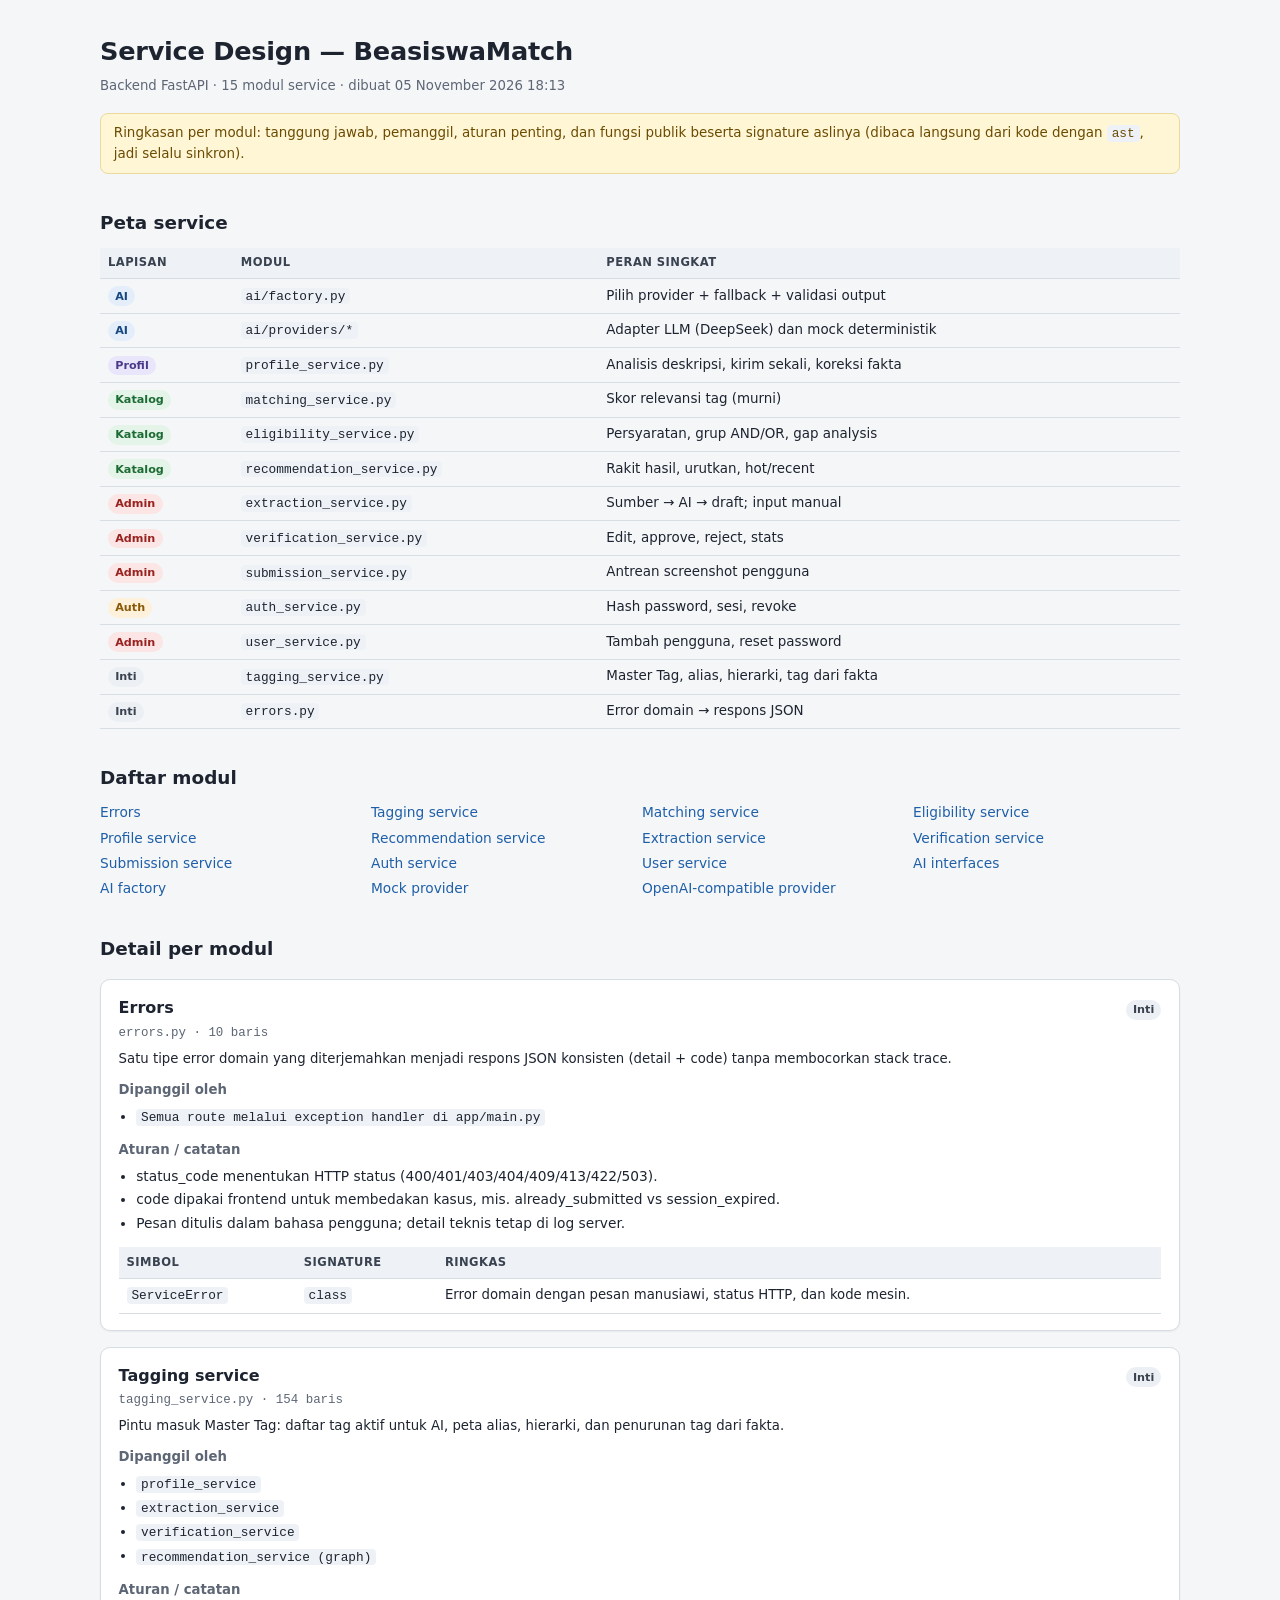
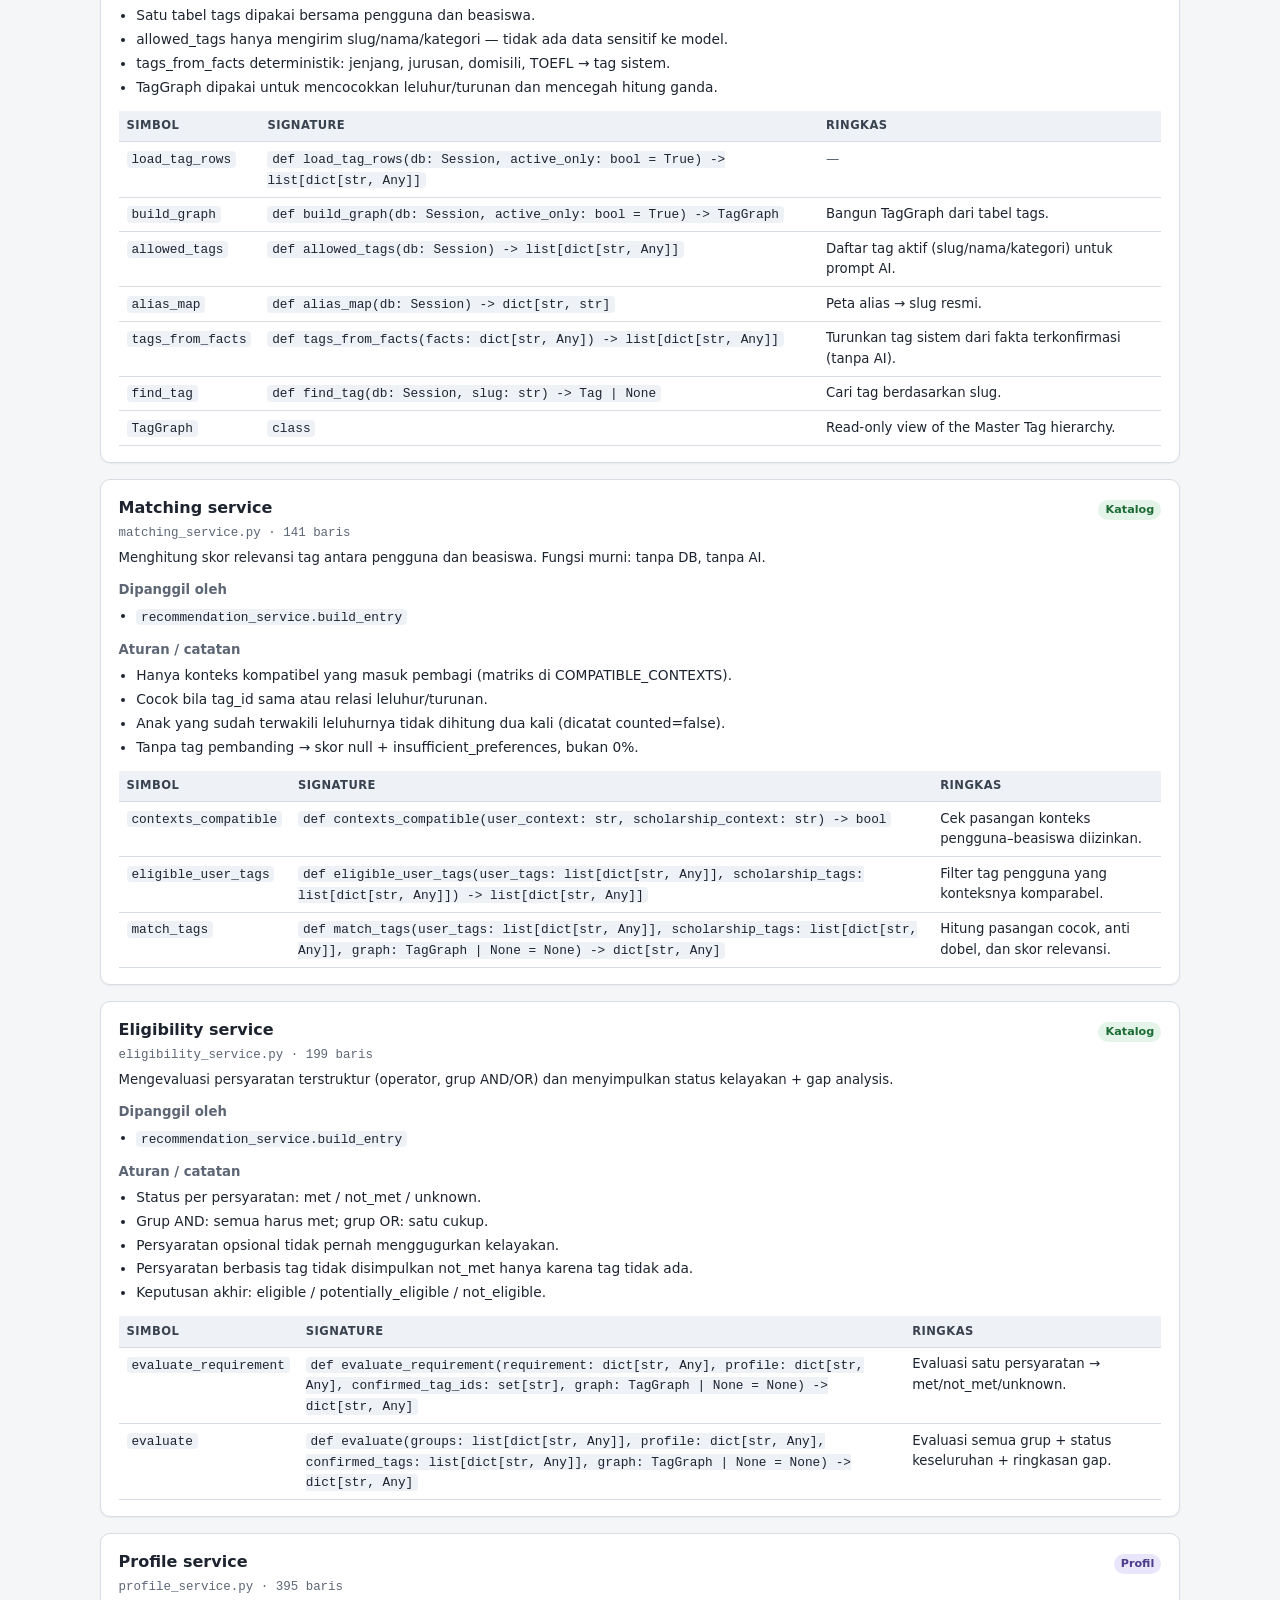
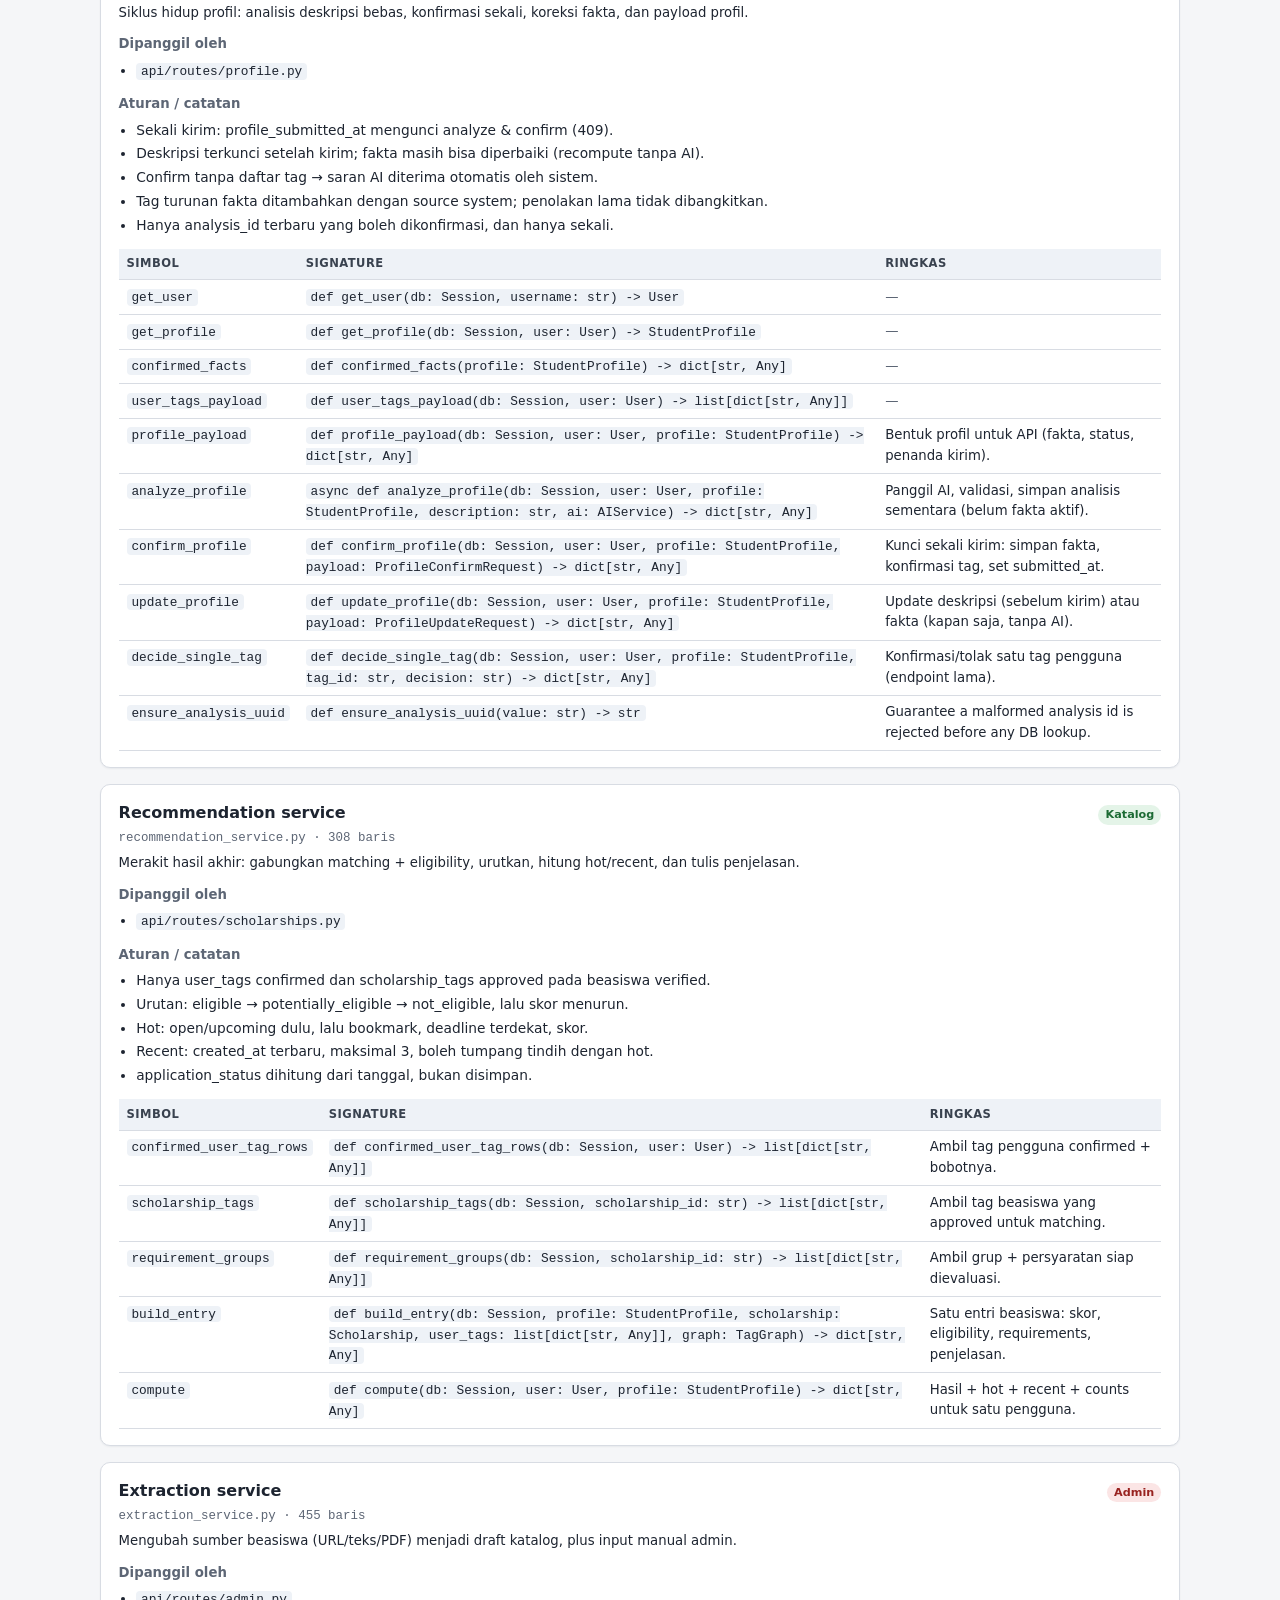
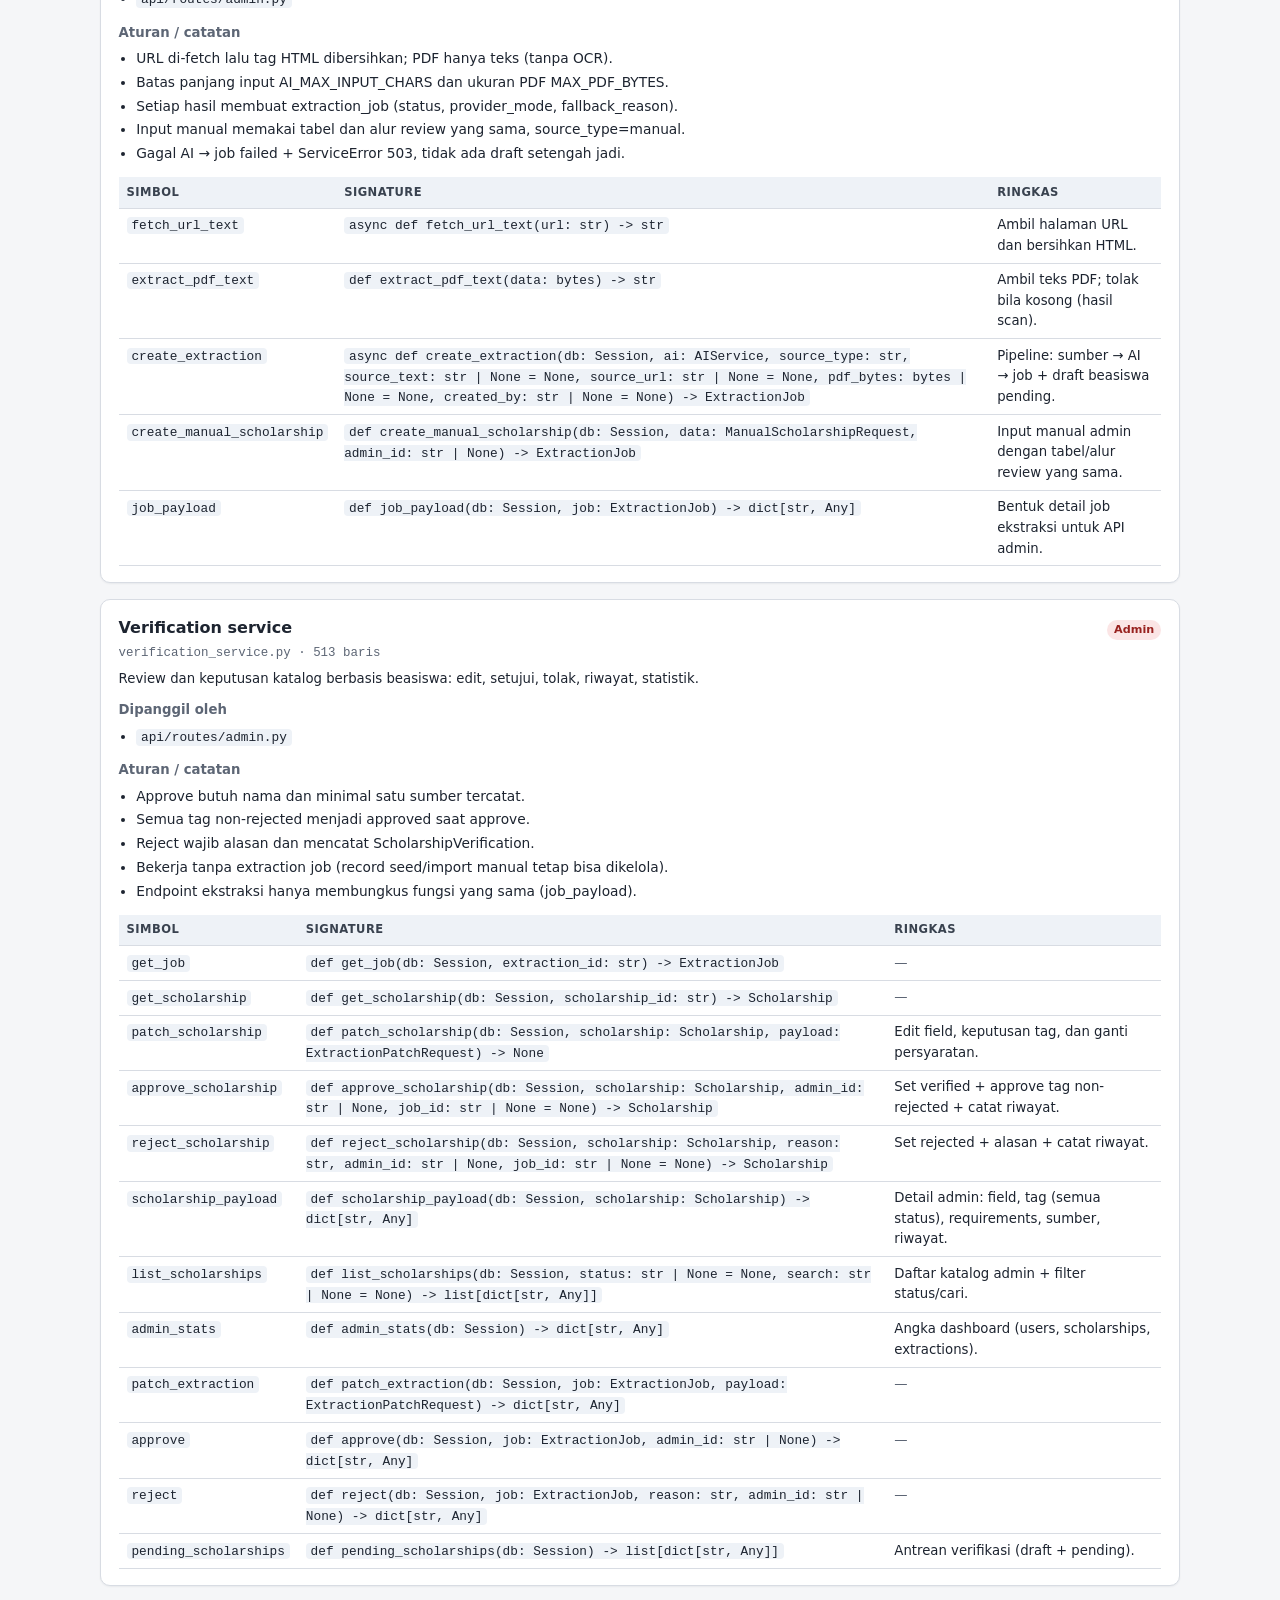
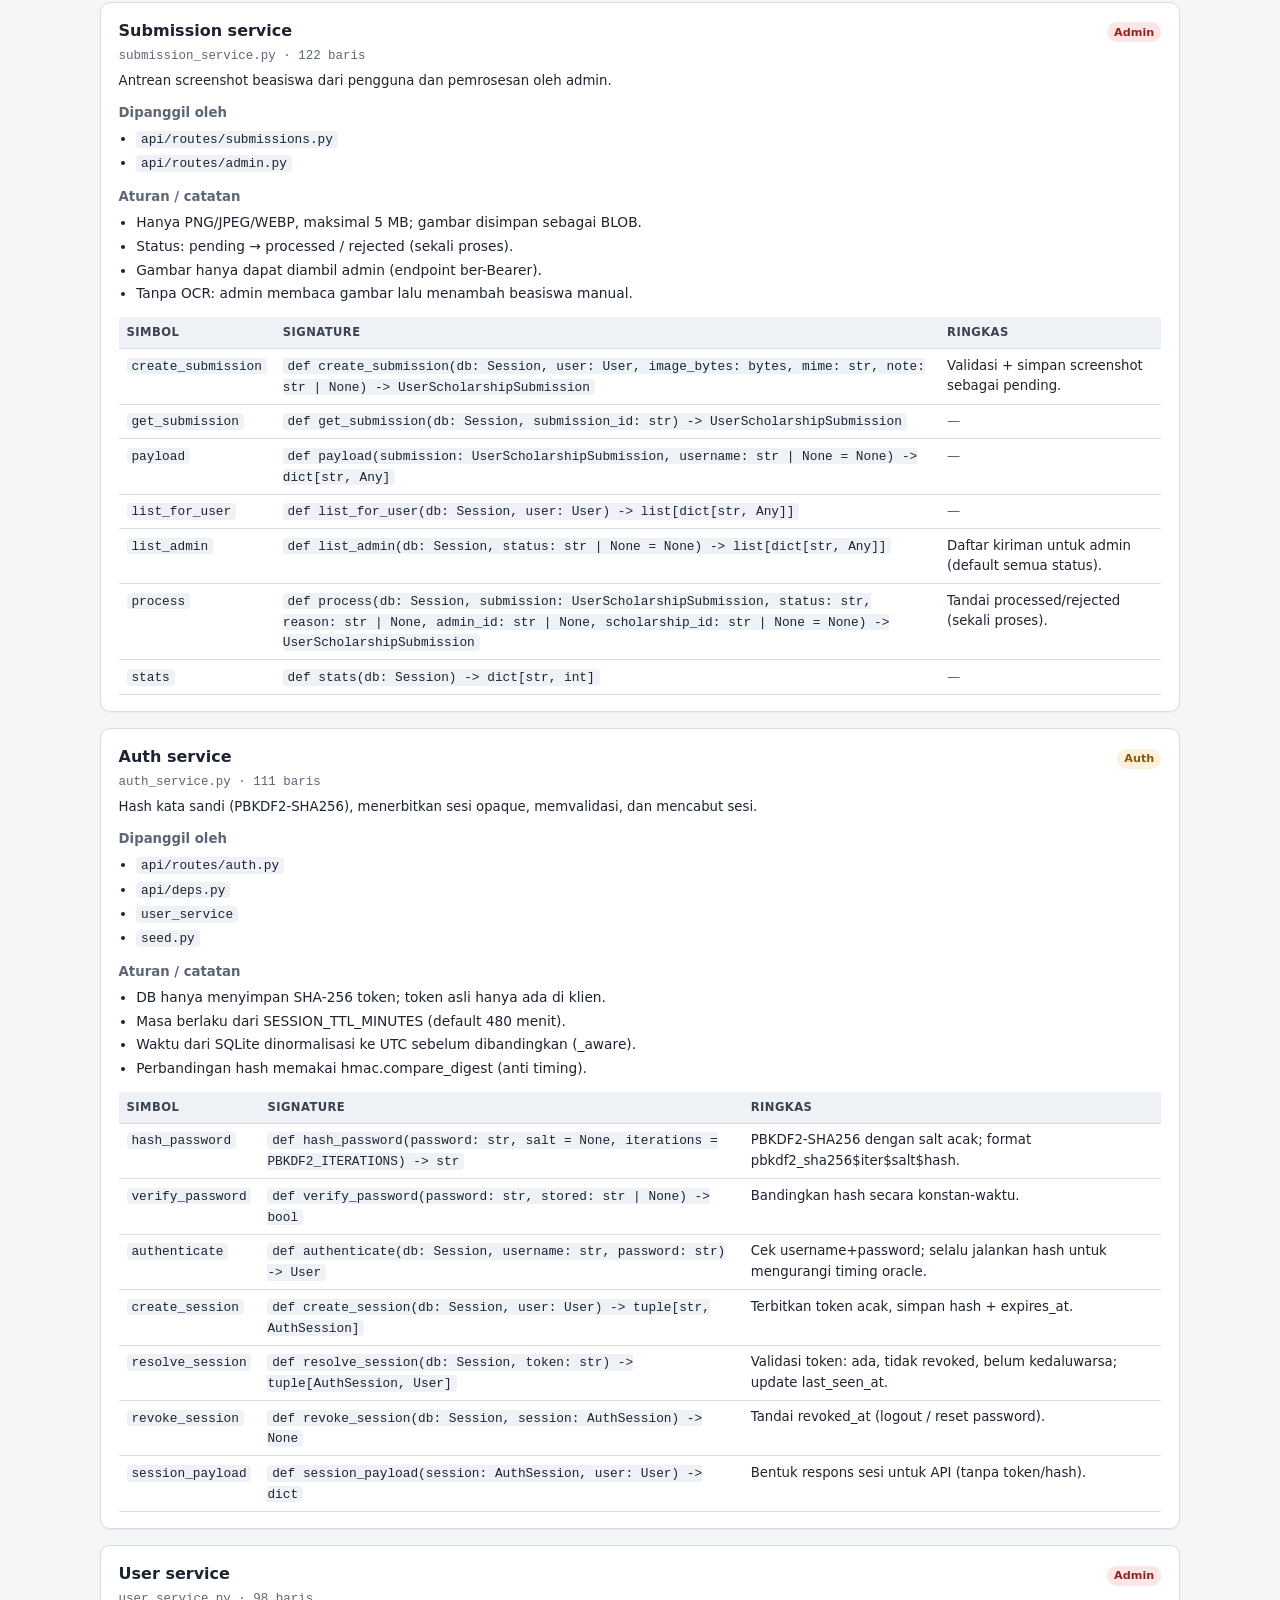
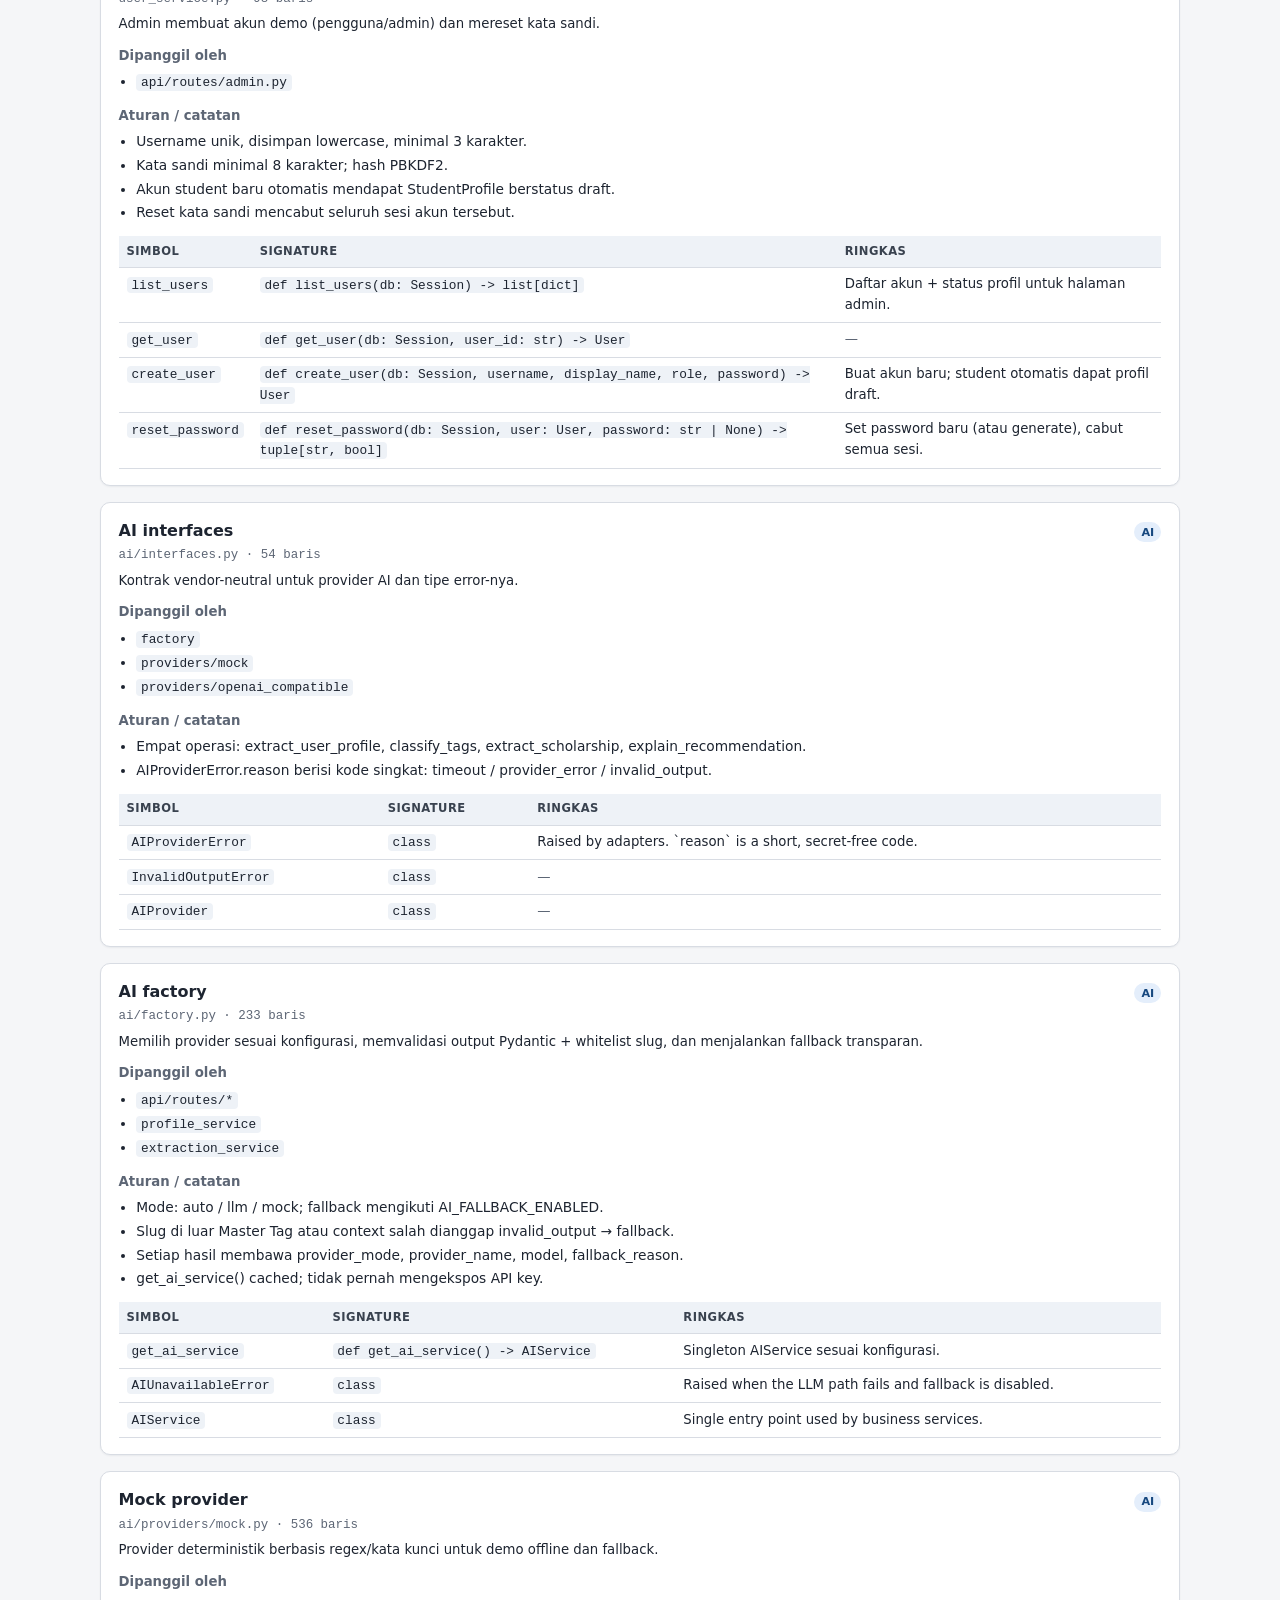
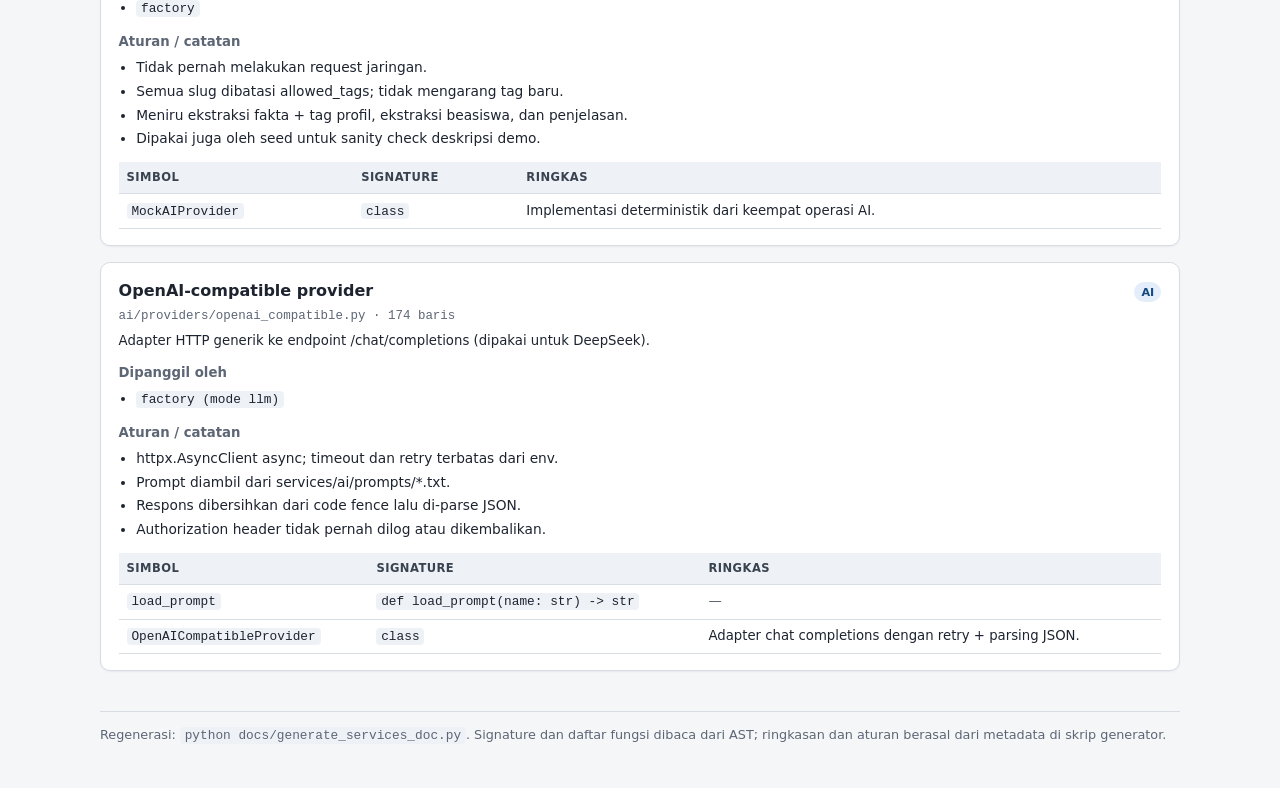
<file: docs/services.html>
<!DOCTYPE html>
<html lang="id">
<head>
<meta charset="utf-8" />
<meta name="viewport" content="width=device-width, initial-scale=1" />
<title>Service Design — BeasiswaMatch</title>
<style>
:root { --bg:#f5f6f8; --surface:#fff; --border:#d8dce3; --text:#1d2430; --muted:#5d6675;
        --primary:#1f5fa8; --code:#eef2f7; }
* { box-sizing:border-box; }
body { margin:0; background:var(--bg); color:var(--text); line-height:1.55;
       font-family:"Segoe UI",system-ui,-apple-system,Roboto,Helvetica,Arial,sans-serif; }
.wrap { max-width:1120px; margin:0 auto; padding:2rem 1.25rem 4rem; }
h1 { font-size:1.6rem; margin:0 0 .3rem; letter-spacing:-.01em; }
h2 { font-size:1.15rem; margin:2.2rem 0 .6rem; }
h3 { font-size:1rem; margin:0 0 .2rem; }
p { margin:.3rem 0 .7rem; }
.muted { color:var(--muted); }
.small { font-size:.83rem; }
.banner { background:#fff6d6; color:#6b4b00; border:1px solid #ecd9a0; border-radius:8px;
          padding:.55rem .8rem; font-size:.84rem; margin:1rem 0 1.6rem; }
.card { background:var(--surface); border:1px solid var(--border); border-radius:10px;
        padding:1rem 1.1rem; margin:1rem 0; box-shadow:0 1px 2px rgba(20,30,45,.06); }
.card-head { display:flex; flex-wrap:wrap; gap:.5rem; align-items:baseline; justify-content:space-between; }
.path { font-family:ui-monospace,SFMono-Regular,Menlo,monospace; font-size:.78rem; color:var(--muted); }
code { font-family:ui-monospace,SFMono-Regular,Menlo,monospace; font-size:.8rem;
       background:var(--code); padding:.05rem .3rem; border-radius:4px; }
pre { background:var(--code); border-radius:8px; padding:.55rem .7rem; overflow-x:auto; font-size:.78rem; margin:.25rem 0 .6rem; }
table { width:100%; border-collapse:collapse; font-size:.84rem; }
th, td { border-bottom:1px solid var(--border); padding:.4rem .5rem; text-align:left; vertical-align:top; }
th { background:#eef2f7; font-size:.72rem; text-transform:uppercase; letter-spacing:.04em; color:#39424f; }
tbody tr:hover { background:#fafbfd; }
.badge { display:inline-block; padding:.08rem .45rem; border-radius:999px; font-size:.7rem; font-weight:700; }
.ai { background:#e4eefb; color:#17487f; }
.auth { background:#fdf1dc; color:#8a5a09; }
.profile { background:#e9e6fb; color:#4b3a8a; }
.catalog { background:#e4f4e8; color:#1c6b34; }
.admin { background:#fbe5e5; color:#98221f; }
.core { background:#eceff4; color:#39424f; }
.toc { display:grid; gap:.25rem; grid-template-columns:repeat(auto-fit,minmax(230px,1fr)); font-size:.86rem; }
.toc a { color:var(--primary); text-decoration:none; }
.toc a:hover { text-decoration:underline; }
ul.notes { margin:.3rem 0 .8rem; padding-left:1.1rem; font-size:.86rem; }
ul.notes li { margin:.15rem 0; }
.foot { margin-top:2.5rem; color:var(--muted); font-size:.8rem; border-top:1px solid var(--border); padding-top:.8rem; }
@media print { body { background:#fff; } .card { box-shadow:none; } }
</style>
</head>
<body>
<div class="wrap">
  <h1>Service Design — BeasiswaMatch</h1>
  <p class="muted small">Backend FastAPI · 15 modul service · dibuat 05 November 2026 18:13</p>

  <div class="banner">
    Ringkasan per modul: tanggung jawab, pemanggil, aturan penting, dan fungsi publik beserta signature aslinya
    (dibaca langsung dari kode dengan <code>ast</code>, jadi selalu sinkron).
  </div>

  <h2>Peta service</h2>
  <div class="table-wrap">
    <table>
      <thead><tr><th>Lapisan</th><th>Modul</th><th>Peran singkat</th></tr></thead>
      <tbody>
        <tr><td><span class="badge ai">AI</span></td><td><code>ai/factory.py</code></td><td>Pilih provider + fallback + validasi output</td></tr>
        <tr><td><span class="badge ai">AI</span></td><td><code>ai/providers/*</code></td><td>Adapter LLM (DeepSeek) dan mock deterministik</td></tr>
        <tr><td><span class="badge profile">Profil</span></td><td><code>profile_service.py</code></td><td>Analisis deskripsi, kirim sekali, koreksi fakta</td></tr>
        <tr><td><span class="badge catalog">Katalog</span></td><td><code>matching_service.py</code></td><td>Skor relevansi tag (murni)</td></tr>
        <tr><td><span class="badge catalog">Katalog</span></td><td><code>eligibility_service.py</code></td><td>Persyaratan, grup AND/OR, gap analysis</td></tr>
        <tr><td><span class="badge catalog">Katalog</span></td><td><code>recommendation_service.py</code></td><td>Rakit hasil, urutkan, hot/recent</td></tr>
        <tr><td><span class="badge admin">Admin</span></td><td><code>extraction_service.py</code></td><td>Sumber → AI → draft; input manual</td></tr>
        <tr><td><span class="badge admin">Admin</span></td><td><code>verification_service.py</code></td><td>Edit, approve, reject, stats</td></tr>
        <tr><td><span class="badge admin">Admin</span></td><td><code>submission_service.py</code></td><td>Antrean screenshot pengguna</td></tr>
        <tr><td><span class="badge auth">Auth</span></td><td><code>auth_service.py</code></td><td>Hash password, sesi, revoke</td></tr>
        <tr><td><span class="badge admin">Admin</span></td><td><code>user_service.py</code></td><td>Tambah pengguna, reset password</td></tr>
        <tr><td><span class="badge core">Inti</span></td><td><code>tagging_service.py</code></td><td>Master Tag, alias, hierarki, tag dari fakta</td></tr>
        <tr><td><span class="badge core">Inti</span></td><td><code>errors.py</code></td><td>Error domain → respons JSON</td></tr>
      </tbody>
    </table>
  </div>

  <h2>Daftar modul</h2>
  <div class="toc"><a href="#errors">Errors</a><a href="#tagging-service">Tagging service</a><a href="#matching-service">Matching service</a><a href="#eligibility-service">Eligibility service</a><a href="#profile-service">Profile service</a><a href="#recommendation-service">Recommendation service</a><a href="#extraction-service">Extraction service</a><a href="#verification-service">Verification service</a><a href="#submission-service">Submission service</a><a href="#auth-service">Auth service</a><a href="#user-service">User service</a><a href="#ai-interfaces">AI interfaces</a><a href="#ai-factory">AI factory</a><a href="#ai-providers-mock">Mock provider</a><a href="#ai-providers-openai-compatible">OpenAI-compatible provider</a></div>

  <h2>Detail per modul</h2>
  
        <section class="card" id="errors">
          <div class="card-head">
            <div>
              <h3>Errors</h3>
              <div class="path">errors.py · 10 baris</div>
            </div>
            <span class="badge core">Inti</span>
          </div>
          <p class="small">Satu tipe error domain yang diterjemahkan menjadi respons JSON konsisten (detail + code) tanpa membocorkan stack trace.</p>
          <p class="small muted" style="margin:0 0 .2rem"><strong>Dipanggil oleh</strong></p>
          <ul class="notes"><li><code>Semua route melalui exception handler di app/main.py</code></li></ul>
          <p class="small muted" style="margin:0 0 .2rem"><strong>Aturan / catatan</strong></p>
          <ul class="notes"><li>status_code menentukan HTTP status (400/401/403/404/409/413/422/503).</li><li>code dipakai frontend untuk membedakan kasus, mis. already_submitted vs session_expired.</li><li>Pesan ditulis dalam bahasa pengguna; detail teknis tetap di log server.</li></ul>
          <div style="overflow-x:auto">
            <table>
              <thead><tr><th>Simbol</th><th>Signature</th><th>Ringkas</th></tr></thead>
              <tbody><tr><td><code>ServiceError</code></td><td class='small'><code>class</code></td><td class='small'>Error domain dengan pesan manusiawi, status HTTP, dan kode mesin.</td></tr></tbody>
            </table>
          </div>
        </section>
        <section class="card" id="tagging-service">
          <div class="card-head">
            <div>
              <h3>Tagging service</h3>
              <div class="path">tagging_service.py · 154 baris</div>
            </div>
            <span class="badge core">Inti</span>
          </div>
          <p class="small">Pintu masuk Master Tag: daftar tag aktif untuk AI, peta alias, hierarki, dan penurunan tag dari fakta.</p>
          <p class="small muted" style="margin:0 0 .2rem"><strong>Dipanggil oleh</strong></p>
          <ul class="notes"><li><code>profile_service</code></li><li><code>extraction_service</code></li><li><code>verification_service</code></li><li><code>recommendation_service (graph)</code></li></ul>
          <p class="small muted" style="margin:0 0 .2rem"><strong>Aturan / catatan</strong></p>
          <ul class="notes"><li>Satu tabel tags dipakai bersama pengguna dan beasiswa.</li><li>allowed_tags hanya mengirim slug/nama/kategori — tidak ada data sensitif ke model.</li><li>tags_from_facts deterministik: jenjang, jurusan, domisili, TOEFL → tag sistem.</li><li>TagGraph dipakai untuk mencocokkan leluhur/turunan dan mencegah hitung ganda.</li></ul>
          <div style="overflow-x:auto">
            <table>
              <thead><tr><th>Simbol</th><th>Signature</th><th>Ringkas</th></tr></thead>
              <tbody><tr><td><code>load_tag_rows</code></td><td class='small'><code>def load_tag_rows(db: Session, active_only: bool = True) -&gt; list[dict[str, Any]]</code></td><td class='small'><span class="muted">—</span></td></tr><tr><td><code>build_graph</code></td><td class='small'><code>def build_graph(db: Session, active_only: bool = True) -&gt; TagGraph</code></td><td class='small'>Bangun TagGraph dari tabel tags.</td></tr><tr><td><code>allowed_tags</code></td><td class='small'><code>def allowed_tags(db: Session) -&gt; list[dict[str, Any]]</code></td><td class='small'>Daftar tag aktif (slug/nama/kategori) untuk prompt AI.</td></tr><tr><td><code>alias_map</code></td><td class='small'><code>def alias_map(db: Session) -&gt; dict[str, str]</code></td><td class='small'>Peta alias → slug resmi.</td></tr><tr><td><code>tags_from_facts</code></td><td class='small'><code>def tags_from_facts(facts: dict[str, Any]) -&gt; list[dict[str, Any]]</code></td><td class='small'>Turunkan tag sistem dari fakta terkonfirmasi (tanpa AI).</td></tr><tr><td><code>find_tag</code></td><td class='small'><code>def find_tag(db: Session, slug: str) -&gt; Tag | None</code></td><td class='small'>Cari tag berdasarkan slug.</td></tr><tr><td><code>TagGraph</code></td><td class='small'><code>class</code></td><td class='small'>Read-only view of the Master Tag hierarchy.</td></tr></tbody>
            </table>
          </div>
        </section>
        <section class="card" id="matching-service">
          <div class="card-head">
            <div>
              <h3>Matching service</h3>
              <div class="path">matching_service.py · 141 baris</div>
            </div>
            <span class="badge catalog">Katalog</span>
          </div>
          <p class="small">Menghitung skor relevansi tag antara pengguna dan beasiswa. Fungsi murni: tanpa DB, tanpa AI.</p>
          <p class="small muted" style="margin:0 0 .2rem"><strong>Dipanggil oleh</strong></p>
          <ul class="notes"><li><code>recommendation_service.build_entry</code></li></ul>
          <p class="small muted" style="margin:0 0 .2rem"><strong>Aturan / catatan</strong></p>
          <ul class="notes"><li>Hanya konteks kompatibel yang masuk pembagi (matriks di COMPATIBLE_CONTEXTS).</li><li>Cocok bila tag_id sama atau relasi leluhur/turunan.</li><li>Anak yang sudah terwakili leluhurnya tidak dihitung dua kali (dicatat counted=false).</li><li>Tanpa tag pembanding → skor null + insufficient_preferences, bukan 0%.</li></ul>
          <div style="overflow-x:auto">
            <table>
              <thead><tr><th>Simbol</th><th>Signature</th><th>Ringkas</th></tr></thead>
              <tbody><tr><td><code>contexts_compatible</code></td><td class='small'><code>def contexts_compatible(user_context: str, scholarship_context: str) -&gt; bool</code></td><td class='small'>Cek pasangan konteks pengguna–beasiswa diizinkan.</td></tr><tr><td><code>eligible_user_tags</code></td><td class='small'><code>def eligible_user_tags(user_tags: list[dict[str, Any]], scholarship_tags: list[dict[str, Any]]) -&gt; list[dict[str, Any]]</code></td><td class='small'>Filter tag pengguna yang konteksnya komparabel.</td></tr><tr><td><code>match_tags</code></td><td class='small'><code>def match_tags(user_tags: list[dict[str, Any]], scholarship_tags: list[dict[str, Any]], graph: TagGraph | None = None) -&gt; dict[str, Any]</code></td><td class='small'>Hitung pasangan cocok, anti dobel, dan skor relevansi.</td></tr></tbody>
            </table>
          </div>
        </section>
        <section class="card" id="eligibility-service">
          <div class="card-head">
            <div>
              <h3>Eligibility service</h3>
              <div class="path">eligibility_service.py · 199 baris</div>
            </div>
            <span class="badge catalog">Katalog</span>
          </div>
          <p class="small">Mengevaluasi persyaratan terstruktur (operator, grup AND/OR) dan menyimpulkan status kelayakan + gap analysis.</p>
          <p class="small muted" style="margin:0 0 .2rem"><strong>Dipanggil oleh</strong></p>
          <ul class="notes"><li><code>recommendation_service.build_entry</code></li></ul>
          <p class="small muted" style="margin:0 0 .2rem"><strong>Aturan / catatan</strong></p>
          <ul class="notes"><li>Status per persyaratan: met / not_met / unknown.</li><li>Grup AND: semua harus met; grup OR: satu cukup.</li><li>Persyaratan opsional tidak pernah menggugurkan kelayakan.</li><li>Persyaratan berbasis tag tidak disimpulkan not_met hanya karena tag tidak ada.</li><li>Keputusan akhir: eligible / potentially_eligible / not_eligible.</li></ul>
          <div style="overflow-x:auto">
            <table>
              <thead><tr><th>Simbol</th><th>Signature</th><th>Ringkas</th></tr></thead>
              <tbody><tr><td><code>evaluate_requirement</code></td><td class='small'><code>def evaluate_requirement(requirement: dict[str, Any], profile: dict[str, Any], confirmed_tag_ids: set[str], graph: TagGraph | None = None) -&gt; dict[str, Any]</code></td><td class='small'>Evaluasi satu persyaratan → met/not_met/unknown.</td></tr><tr><td><code>evaluate</code></td><td class='small'><code>def evaluate(groups: list[dict[str, Any]], profile: dict[str, Any], confirmed_tags: list[dict[str, Any]], graph: TagGraph | None = None) -&gt; dict[str, Any]</code></td><td class='small'>Evaluasi semua grup + status keseluruhan + ringkasan gap.</td></tr></tbody>
            </table>
          </div>
        </section>
        <section class="card" id="profile-service">
          <div class="card-head">
            <div>
              <h3>Profile service</h3>
              <div class="path">profile_service.py · 395 baris</div>
            </div>
            <span class="badge profile">Profil</span>
          </div>
          <p class="small">Siklus hidup profil: analisis deskripsi bebas, konfirmasi sekali, koreksi fakta, dan payload profil.</p>
          <p class="small muted" style="margin:0 0 .2rem"><strong>Dipanggil oleh</strong></p>
          <ul class="notes"><li><code>api/routes/profile.py</code></li></ul>
          <p class="small muted" style="margin:0 0 .2rem"><strong>Aturan / catatan</strong></p>
          <ul class="notes"><li>Sekali kirim: profile_submitted_at mengunci analyze &amp; confirm (409).</li><li>Deskripsi terkunci setelah kirim; fakta masih bisa diperbaiki (recompute tanpa AI).</li><li>Confirm tanpa daftar tag → saran AI diterima otomatis oleh sistem.</li><li>Tag turunan fakta ditambahkan dengan source system; penolakan lama tidak dibangkitkan.</li><li>Hanya analysis_id terbaru yang boleh dikonfirmasi, dan hanya sekali.</li></ul>
          <div style="overflow-x:auto">
            <table>
              <thead><tr><th>Simbol</th><th>Signature</th><th>Ringkas</th></tr></thead>
              <tbody><tr><td><code>get_user</code></td><td class='small'><code>def get_user(db: Session, username: str) -&gt; User</code></td><td class='small'><span class="muted">—</span></td></tr><tr><td><code>get_profile</code></td><td class='small'><code>def get_profile(db: Session, user: User) -&gt; StudentProfile</code></td><td class='small'><span class="muted">—</span></td></tr><tr><td><code>confirmed_facts</code></td><td class='small'><code>def confirmed_facts(profile: StudentProfile) -&gt; dict[str, Any]</code></td><td class='small'><span class="muted">—</span></td></tr><tr><td><code>user_tags_payload</code></td><td class='small'><code>def user_tags_payload(db: Session, user: User) -&gt; list[dict[str, Any]]</code></td><td class='small'><span class="muted">—</span></td></tr><tr><td><code>profile_payload</code></td><td class='small'><code>def profile_payload(db: Session, user: User, profile: StudentProfile) -&gt; dict[str, Any]</code></td><td class='small'>Bentuk profil untuk API (fakta, status, penanda kirim).</td></tr><tr><td><code>analyze_profile</code></td><td class='small'><code>async def analyze_profile(db: Session, user: User, profile: StudentProfile, description: str, ai: AIService) -&gt; dict[str, Any]</code></td><td class='small'>Panggil AI, validasi, simpan analisis sementara (belum fakta aktif).</td></tr><tr><td><code>confirm_profile</code></td><td class='small'><code>def confirm_profile(db: Session, user: User, profile: StudentProfile, payload: ProfileConfirmRequest) -&gt; dict[str, Any]</code></td><td class='small'>Kunci sekali kirim: simpan fakta, konfirmasi tag, set submitted_at.</td></tr><tr><td><code>update_profile</code></td><td class='small'><code>def update_profile(db: Session, user: User, profile: StudentProfile, payload: ProfileUpdateRequest) -&gt; dict[str, Any]</code></td><td class='small'>Update deskripsi (sebelum kirim) atau fakta (kapan saja, tanpa AI).</td></tr><tr><td><code>decide_single_tag</code></td><td class='small'><code>def decide_single_tag(db: Session, user: User, profile: StudentProfile, tag_id: str, decision: str) -&gt; dict[str, Any]</code></td><td class='small'>Konfirmasi/tolak satu tag pengguna (endpoint lama).</td></tr><tr><td><code>ensure_analysis_uuid</code></td><td class='small'><code>def ensure_analysis_uuid(value: str) -&gt; str</code></td><td class='small'>Guarantee a malformed analysis id is rejected before any DB lookup.</td></tr></tbody>
            </table>
          </div>
        </section>
        <section class="card" id="recommendation-service">
          <div class="card-head">
            <div>
              <h3>Recommendation service</h3>
              <div class="path">recommendation_service.py · 308 baris</div>
            </div>
            <span class="badge catalog">Katalog</span>
          </div>
          <p class="small">Merakit hasil akhir: gabungkan matching + eligibility, urutkan, hitung hot/recent, dan tulis penjelasan.</p>
          <p class="small muted" style="margin:0 0 .2rem"><strong>Dipanggil oleh</strong></p>
          <ul class="notes"><li><code>api/routes/scholarships.py</code></li></ul>
          <p class="small muted" style="margin:0 0 .2rem"><strong>Aturan / catatan</strong></p>
          <ul class="notes"><li>Hanya user_tags confirmed dan scholarship_tags approved pada beasiswa verified.</li><li>Urutan: eligible → potentially_eligible → not_eligible, lalu skor menurun.</li><li>Hot: open/upcoming dulu, lalu bookmark, deadline terdekat, skor.</li><li>Recent: created_at terbaru, maksimal 3, boleh tumpang tindih dengan hot.</li><li>application_status dihitung dari tanggal, bukan disimpan.</li></ul>
          <div style="overflow-x:auto">
            <table>
              <thead><tr><th>Simbol</th><th>Signature</th><th>Ringkas</th></tr></thead>
              <tbody><tr><td><code>confirmed_user_tag_rows</code></td><td class='small'><code>def confirmed_user_tag_rows(db: Session, user: User) -&gt; list[dict[str, Any]]</code></td><td class='small'>Ambil tag pengguna confirmed + bobotnya.</td></tr><tr><td><code>scholarship_tags</code></td><td class='small'><code>def scholarship_tags(db: Session, scholarship_id: str) -&gt; list[dict[str, Any]]</code></td><td class='small'>Ambil tag beasiswa yang approved untuk matching.</td></tr><tr><td><code>requirement_groups</code></td><td class='small'><code>def requirement_groups(db: Session, scholarship_id: str) -&gt; list[dict[str, Any]]</code></td><td class='small'>Ambil grup + persyaratan siap dievaluasi.</td></tr><tr><td><code>build_entry</code></td><td class='small'><code>def build_entry(db: Session, profile: StudentProfile, scholarship: Scholarship, user_tags: list[dict[str, Any]], graph: TagGraph) -&gt; dict[str, Any]</code></td><td class='small'>Satu entri beasiswa: skor, eligibility, requirements, penjelasan.</td></tr><tr><td><code>compute</code></td><td class='small'><code>def compute(db: Session, user: User, profile: StudentProfile) -&gt; dict[str, Any]</code></td><td class='small'>Hasil + hot + recent + counts untuk satu pengguna.</td></tr></tbody>
            </table>
          </div>
        </section>
        <section class="card" id="extraction-service">
          <div class="card-head">
            <div>
              <h3>Extraction service</h3>
              <div class="path">extraction_service.py · 455 baris</div>
            </div>
            <span class="badge admin">Admin</span>
          </div>
          <p class="small">Mengubah sumber beasiswa (URL/teks/PDF) menjadi draft katalog, plus input manual admin.</p>
          <p class="small muted" style="margin:0 0 .2rem"><strong>Dipanggil oleh</strong></p>
          <ul class="notes"><li><code>api/routes/admin.py</code></li></ul>
          <p class="small muted" style="margin:0 0 .2rem"><strong>Aturan / catatan</strong></p>
          <ul class="notes"><li>URL di-fetch lalu tag HTML dibersihkan; PDF hanya teks (tanpa OCR).</li><li>Batas panjang input AI_MAX_INPUT_CHARS dan ukuran PDF MAX_PDF_BYTES.</li><li>Setiap hasil membuat extraction_job (status, provider_mode, fallback_reason).</li><li>Input manual memakai tabel dan alur review yang sama, source_type=manual.</li><li>Gagal AI → job failed + ServiceError 503, tidak ada draft setengah jadi.</li></ul>
          <div style="overflow-x:auto">
            <table>
              <thead><tr><th>Simbol</th><th>Signature</th><th>Ringkas</th></tr></thead>
              <tbody><tr><td><code>fetch_url_text</code></td><td class='small'><code>async def fetch_url_text(url: str) -&gt; str</code></td><td class='small'>Ambil halaman URL dan bersihkan HTML.</td></tr><tr><td><code>extract_pdf_text</code></td><td class='small'><code>def extract_pdf_text(data: bytes) -&gt; str</code></td><td class='small'>Ambil teks PDF; tolak bila kosong (hasil scan).</td></tr><tr><td><code>create_extraction</code></td><td class='small'><code>async def create_extraction(db: Session, ai: AIService, source_type: str, source_text: str | None = None, source_url: str | None = None, pdf_bytes: bytes | None = None, created_by: str | None = None) -&gt; ExtractionJob</code></td><td class='small'>Pipeline: sumber → AI → job + draft beasiswa pending.</td></tr><tr><td><code>create_manual_scholarship</code></td><td class='small'><code>def create_manual_scholarship(db: Session, data: ManualScholarshipRequest, admin_id: str | None) -&gt; ExtractionJob</code></td><td class='small'>Input manual admin dengan tabel/alur review yang sama.</td></tr><tr><td><code>job_payload</code></td><td class='small'><code>def job_payload(db: Session, job: ExtractionJob) -&gt; dict[str, Any]</code></td><td class='small'>Bentuk detail job ekstraksi untuk API admin.</td></tr></tbody>
            </table>
          </div>
        </section>
        <section class="card" id="verification-service">
          <div class="card-head">
            <div>
              <h3>Verification service</h3>
              <div class="path">verification_service.py · 513 baris</div>
            </div>
            <span class="badge admin">Admin</span>
          </div>
          <p class="small">Review dan keputusan katalog berbasis beasiswa: edit, setujui, tolak, riwayat, statistik.</p>
          <p class="small muted" style="margin:0 0 .2rem"><strong>Dipanggil oleh</strong></p>
          <ul class="notes"><li><code>api/routes/admin.py</code></li></ul>
          <p class="small muted" style="margin:0 0 .2rem"><strong>Aturan / catatan</strong></p>
          <ul class="notes"><li>Approve butuh nama dan minimal satu sumber tercatat.</li><li>Semua tag non-rejected menjadi approved saat approve.</li><li>Reject wajib alasan dan mencatat ScholarshipVerification.</li><li>Bekerja tanpa extraction job (record seed/import manual tetap bisa dikelola).</li><li>Endpoint ekstraksi hanya membungkus fungsi yang sama (job_payload).</li></ul>
          <div style="overflow-x:auto">
            <table>
              <thead><tr><th>Simbol</th><th>Signature</th><th>Ringkas</th></tr></thead>
              <tbody><tr><td><code>get_job</code></td><td class='small'><code>def get_job(db: Session, extraction_id: str) -&gt; ExtractionJob</code></td><td class='small'><span class="muted">—</span></td></tr><tr><td><code>get_scholarship</code></td><td class='small'><code>def get_scholarship(db: Session, scholarship_id: str) -&gt; Scholarship</code></td><td class='small'><span class="muted">—</span></td></tr><tr><td><code>patch_scholarship</code></td><td class='small'><code>def patch_scholarship(db: Session, scholarship: Scholarship, payload: ExtractionPatchRequest) -&gt; None</code></td><td class='small'>Edit field, keputusan tag, dan ganti persyaratan.</td></tr><tr><td><code>approve_scholarship</code></td><td class='small'><code>def approve_scholarship(db: Session, scholarship: Scholarship, admin_id: str | None, job_id: str | None = None) -&gt; Scholarship</code></td><td class='small'>Set verified + approve tag non-rejected + catat riwayat.</td></tr><tr><td><code>reject_scholarship</code></td><td class='small'><code>def reject_scholarship(db: Session, scholarship: Scholarship, reason: str, admin_id: str | None, job_id: str | None = None) -&gt; Scholarship</code></td><td class='small'>Set rejected + alasan + catat riwayat.</td></tr><tr><td><code>scholarship_payload</code></td><td class='small'><code>def scholarship_payload(db: Session, scholarship: Scholarship) -&gt; dict[str, Any]</code></td><td class='small'>Detail admin: field, tag (semua status), requirements, sumber, riwayat.</td></tr><tr><td><code>list_scholarships</code></td><td class='small'><code>def list_scholarships(db: Session, status: str | None = None, search: str | None = None) -&gt; list[dict[str, Any]]</code></td><td class='small'>Daftar katalog admin + filter status/cari.</td></tr><tr><td><code>admin_stats</code></td><td class='small'><code>def admin_stats(db: Session) -&gt; dict[str, Any]</code></td><td class='small'>Angka dashboard (users, scholarships, extractions).</td></tr><tr><td><code>patch_extraction</code></td><td class='small'><code>def patch_extraction(db: Session, job: ExtractionJob, payload: ExtractionPatchRequest) -&gt; dict[str, Any]</code></td><td class='small'><span class="muted">—</span></td></tr><tr><td><code>approve</code></td><td class='small'><code>def approve(db: Session, job: ExtractionJob, admin_id: str | None) -&gt; dict[str, Any]</code></td><td class='small'><span class="muted">—</span></td></tr><tr><td><code>reject</code></td><td class='small'><code>def reject(db: Session, job: ExtractionJob, reason: str, admin_id: str | None) -&gt; dict[str, Any]</code></td><td class='small'><span class="muted">—</span></td></tr><tr><td><code>pending_scholarships</code></td><td class='small'><code>def pending_scholarships(db: Session) -&gt; list[dict[str, Any]]</code></td><td class='small'>Antrean verifikasi (draft + pending).</td></tr></tbody>
            </table>
          </div>
        </section>
        <section class="card" id="submission-service">
          <div class="card-head">
            <div>
              <h3>Submission service</h3>
              <div class="path">submission_service.py · 122 baris</div>
            </div>
            <span class="badge admin">Admin</span>
          </div>
          <p class="small">Antrean screenshot beasiswa dari pengguna dan pemrosesan oleh admin.</p>
          <p class="small muted" style="margin:0 0 .2rem"><strong>Dipanggil oleh</strong></p>
          <ul class="notes"><li><code>api/routes/submissions.py</code></li><li><code>api/routes/admin.py</code></li></ul>
          <p class="small muted" style="margin:0 0 .2rem"><strong>Aturan / catatan</strong></p>
          <ul class="notes"><li>Hanya PNG/JPEG/WEBP, maksimal 5 MB; gambar disimpan sebagai BLOB.</li><li>Status: pending → processed / rejected (sekali proses).</li><li>Gambar hanya dapat diambil admin (endpoint ber-Bearer).</li><li>Tanpa OCR: admin membaca gambar lalu menambah beasiswa manual.</li></ul>
          <div style="overflow-x:auto">
            <table>
              <thead><tr><th>Simbol</th><th>Signature</th><th>Ringkas</th></tr></thead>
              <tbody><tr><td><code>create_submission</code></td><td class='small'><code>def create_submission(db: Session, user: User, image_bytes: bytes, mime: str, note: str | None) -&gt; UserScholarshipSubmission</code></td><td class='small'>Validasi + simpan screenshot sebagai pending.</td></tr><tr><td><code>get_submission</code></td><td class='small'><code>def get_submission(db: Session, submission_id: str) -&gt; UserScholarshipSubmission</code></td><td class='small'><span class="muted">—</span></td></tr><tr><td><code>payload</code></td><td class='small'><code>def payload(submission: UserScholarshipSubmission, username: str | None = None) -&gt; dict[str, Any]</code></td><td class='small'><span class="muted">—</span></td></tr><tr><td><code>list_for_user</code></td><td class='small'><code>def list_for_user(db: Session, user: User) -&gt; list[dict[str, Any]]</code></td><td class='small'><span class="muted">—</span></td></tr><tr><td><code>list_admin</code></td><td class='small'><code>def list_admin(db: Session, status: str | None = None) -&gt; list[dict[str, Any]]</code></td><td class='small'>Daftar kiriman untuk admin (default semua status).</td></tr><tr><td><code>process</code></td><td class='small'><code>def process(db: Session, submission: UserScholarshipSubmission, status: str, reason: str | None, admin_id: str | None, scholarship_id: str | None = None) -&gt; UserScholarshipSubmission</code></td><td class='small'>Tandai processed/rejected (sekali proses).</td></tr><tr><td><code>stats</code></td><td class='small'><code>def stats(db: Session) -&gt; dict[str, int]</code></td><td class='small'><span class="muted">—</span></td></tr></tbody>
            </table>
          </div>
        </section>
        <section class="card" id="auth-service">
          <div class="card-head">
            <div>
              <h3>Auth service</h3>
              <div class="path">auth_service.py · 111 baris</div>
            </div>
            <span class="badge auth">Auth</span>
          </div>
          <p class="small">Hash kata sandi (PBKDF2-SHA256), menerbitkan sesi opaque, memvalidasi, dan mencabut sesi.</p>
          <p class="small muted" style="margin:0 0 .2rem"><strong>Dipanggil oleh</strong></p>
          <ul class="notes"><li><code>api/routes/auth.py</code></li><li><code>api/deps.py</code></li><li><code>user_service</code></li><li><code>seed.py</code></li></ul>
          <p class="small muted" style="margin:0 0 .2rem"><strong>Aturan / catatan</strong></p>
          <ul class="notes"><li>DB hanya menyimpan SHA-256 token; token asli hanya ada di klien.</li><li>Masa berlaku dari SESSION_TTL_MINUTES (default 480 menit).</li><li>Waktu dari SQLite dinormalisasi ke UTC sebelum dibandingkan (_aware).</li><li>Perbandingan hash memakai hmac.compare_digest (anti timing).</li></ul>
          <div style="overflow-x:auto">
            <table>
              <thead><tr><th>Simbol</th><th>Signature</th><th>Ringkas</th></tr></thead>
              <tbody><tr><td><code>hash_password</code></td><td class='small'><code>def hash_password(password: str, salt = None, iterations = PBKDF2_ITERATIONS) -&gt; str</code></td><td class='small'>PBKDF2-SHA256 dengan salt acak; format pbkdf2_sha256$iter$salt$hash.</td></tr><tr><td><code>verify_password</code></td><td class='small'><code>def verify_password(password: str, stored: str | None) -&gt; bool</code></td><td class='small'>Bandingkan hash secara konstan-waktu.</td></tr><tr><td><code>authenticate</code></td><td class='small'><code>def authenticate(db: Session, username: str, password: str) -&gt; User</code></td><td class='small'>Cek username+password; selalu jalankan hash untuk mengurangi timing oracle.</td></tr><tr><td><code>create_session</code></td><td class='small'><code>def create_session(db: Session, user: User) -&gt; tuple[str, AuthSession]</code></td><td class='small'>Terbitkan token acak, simpan hash + expires_at.</td></tr><tr><td><code>resolve_session</code></td><td class='small'><code>def resolve_session(db: Session, token: str) -&gt; tuple[AuthSession, User]</code></td><td class='small'>Validasi token: ada, tidak revoked, belum kedaluwarsa; update last_seen_at.</td></tr><tr><td><code>revoke_session</code></td><td class='small'><code>def revoke_session(db: Session, session: AuthSession) -&gt; None</code></td><td class='small'>Tandai revoked_at (logout / reset password).</td></tr><tr><td><code>session_payload</code></td><td class='small'><code>def session_payload(session: AuthSession, user: User) -&gt; dict</code></td><td class='small'>Bentuk respons sesi untuk API (tanpa token/hash).</td></tr></tbody>
            </table>
          </div>
        </section>
        <section class="card" id="user-service">
          <div class="card-head">
            <div>
              <h3>User service</h3>
              <div class="path">user_service.py · 98 baris</div>
            </div>
            <span class="badge admin">Admin</span>
          </div>
          <p class="small">Admin membuat akun demo (pengguna/admin) dan mereset kata sandi.</p>
          <p class="small muted" style="margin:0 0 .2rem"><strong>Dipanggil oleh</strong></p>
          <ul class="notes"><li><code>api/routes/admin.py</code></li></ul>
          <p class="small muted" style="margin:0 0 .2rem"><strong>Aturan / catatan</strong></p>
          <ul class="notes"><li>Username unik, disimpan lowercase, minimal 3 karakter.</li><li>Kata sandi minimal 8 karakter; hash PBKDF2.</li><li>Akun student baru otomatis mendapat StudentProfile berstatus draft.</li><li>Reset kata sandi mencabut seluruh sesi akun tersebut.</li></ul>
          <div style="overflow-x:auto">
            <table>
              <thead><tr><th>Simbol</th><th>Signature</th><th>Ringkas</th></tr></thead>
              <tbody><tr><td><code>list_users</code></td><td class='small'><code>def list_users(db: Session) -&gt; list[dict]</code></td><td class='small'>Daftar akun + status profil untuk halaman admin.</td></tr><tr><td><code>get_user</code></td><td class='small'><code>def get_user(db: Session, user_id: str) -&gt; User</code></td><td class='small'><span class="muted">—</span></td></tr><tr><td><code>create_user</code></td><td class='small'><code>def create_user(db: Session, username, display_name, role, password) -&gt; User</code></td><td class='small'>Buat akun baru; student otomatis dapat profil draft.</td></tr><tr><td><code>reset_password</code></td><td class='small'><code>def reset_password(db: Session, user: User, password: str | None) -&gt; tuple[str, bool]</code></td><td class='small'>Set password baru (atau generate), cabut semua sesi.</td></tr></tbody>
            </table>
          </div>
        </section>
        <section class="card" id="ai-interfaces">
          <div class="card-head">
            <div>
              <h3>AI interfaces</h3>
              <div class="path">ai/interfaces.py · 54 baris</div>
            </div>
            <span class="badge ai">AI</span>
          </div>
          <p class="small">Kontrak vendor-neutral untuk provider AI dan tipe error-nya.</p>
          <p class="small muted" style="margin:0 0 .2rem"><strong>Dipanggil oleh</strong></p>
          <ul class="notes"><li><code>factory</code></li><li><code>providers/mock</code></li><li><code>providers/openai_compatible</code></li></ul>
          <p class="small muted" style="margin:0 0 .2rem"><strong>Aturan / catatan</strong></p>
          <ul class="notes"><li>Empat operasi: extract_user_profile, classify_tags, extract_scholarship, explain_recommendation.</li><li>AIProviderError.reason berisi kode singkat: timeout / provider_error / invalid_output.</li></ul>
          <div style="overflow-x:auto">
            <table>
              <thead><tr><th>Simbol</th><th>Signature</th><th>Ringkas</th></tr></thead>
              <tbody><tr><td><code>AIProviderError</code></td><td class='small'><code>class</code></td><td class='small'>Raised by adapters. `reason` is a short, secret-free code.</td></tr><tr><td><code>InvalidOutputError</code></td><td class='small'><code>class</code></td><td class='small'><span class="muted">—</span></td></tr><tr><td><code>AIProvider</code></td><td class='small'><code>class</code></td><td class='small'><span class="muted">—</span></td></tr></tbody>
            </table>
          </div>
        </section>
        <section class="card" id="ai-factory">
          <div class="card-head">
            <div>
              <h3>AI factory</h3>
              <div class="path">ai/factory.py · 233 baris</div>
            </div>
            <span class="badge ai">AI</span>
          </div>
          <p class="small">Memilih provider sesuai konfigurasi, memvalidasi output Pydantic + whitelist slug, dan menjalankan fallback transparan.</p>
          <p class="small muted" style="margin:0 0 .2rem"><strong>Dipanggil oleh</strong></p>
          <ul class="notes"><li><code>api/routes/*</code></li><li><code>profile_service</code></li><li><code>extraction_service</code></li></ul>
          <p class="small muted" style="margin:0 0 .2rem"><strong>Aturan / catatan</strong></p>
          <ul class="notes"><li>Mode: auto / llm / mock; fallback mengikuti AI_FALLBACK_ENABLED.</li><li>Slug di luar Master Tag atau context salah dianggap invalid_output → fallback.</li><li>Setiap hasil membawa provider_mode, provider_name, model, fallback_reason.</li><li>get_ai_service() cached; tidak pernah mengekspos API key.</li></ul>
          <div style="overflow-x:auto">
            <table>
              <thead><tr><th>Simbol</th><th>Signature</th><th>Ringkas</th></tr></thead>
              <tbody><tr><td><code>get_ai_service</code></td><td class='small'><code>def get_ai_service() -&gt; AIService</code></td><td class='small'>Singleton AIService sesuai konfigurasi.</td></tr><tr><td><code>AIUnavailableError</code></td><td class='small'><code>class</code></td><td class='small'>Raised when the LLM path fails and fallback is disabled.</td></tr><tr><td><code>AIService</code></td><td class='small'><code>class</code></td><td class='small'>Single entry point used by business services.</td></tr></tbody>
            </table>
          </div>
        </section>
        <section class="card" id="ai-providers-mock">
          <div class="card-head">
            <div>
              <h3>Mock provider</h3>
              <div class="path">ai/providers/mock.py · 536 baris</div>
            </div>
            <span class="badge ai">AI</span>
          </div>
          <p class="small">Provider deterministik berbasis regex/kata kunci untuk demo offline dan fallback.</p>
          <p class="small muted" style="margin:0 0 .2rem"><strong>Dipanggil oleh</strong></p>
          <ul class="notes"><li><code>factory</code></li></ul>
          <p class="small muted" style="margin:0 0 .2rem"><strong>Aturan / catatan</strong></p>
          <ul class="notes"><li>Tidak pernah melakukan request jaringan.</li><li>Semua slug dibatasi allowed_tags; tidak mengarang tag baru.</li><li>Meniru ekstraksi fakta + tag profil, ekstraksi beasiswa, dan penjelasan.</li><li>Dipakai juga oleh seed untuk sanity check deskripsi demo.</li></ul>
          <div style="overflow-x:auto">
            <table>
              <thead><tr><th>Simbol</th><th>Signature</th><th>Ringkas</th></tr></thead>
              <tbody><tr><td><code>MockAIProvider</code></td><td class='small'><code>class</code></td><td class='small'>Implementasi deterministik dari keempat operasi AI.</td></tr></tbody>
            </table>
          </div>
        </section>
        <section class="card" id="ai-providers-openai-compatible">
          <div class="card-head">
            <div>
              <h3>OpenAI-compatible provider</h3>
              <div class="path">ai/providers/openai_compatible.py · 174 baris</div>
            </div>
            <span class="badge ai">AI</span>
          </div>
          <p class="small">Adapter HTTP generik ke endpoint /chat/completions (dipakai untuk DeepSeek).</p>
          <p class="small muted" style="margin:0 0 .2rem"><strong>Dipanggil oleh</strong></p>
          <ul class="notes"><li><code>factory (mode llm)</code></li></ul>
          <p class="small muted" style="margin:0 0 .2rem"><strong>Aturan / catatan</strong></p>
          <ul class="notes"><li>httpx.AsyncClient async; timeout dan retry terbatas dari env.</li><li>Prompt diambil dari services/ai/prompts/*.txt.</li><li>Respons dibersihkan dari code fence lalu di-parse JSON.</li><li>Authorization header tidak pernah dilog atau dikembalikan.</li></ul>
          <div style="overflow-x:auto">
            <table>
              <thead><tr><th>Simbol</th><th>Signature</th><th>Ringkas</th></tr></thead>
              <tbody><tr><td><code>load_prompt</code></td><td class='small'><code>def load_prompt(name: str) -&gt; str</code></td><td class='small'><span class="muted">—</span></td></tr><tr><td><code>OpenAICompatibleProvider</code></td><td class='small'><code>class</code></td><td class='small'>Adapter chat completions dengan retry + parsing JSON.</td></tr></tbody>
            </table>
          </div>
        </section>

  <p class="foot">
    Regenerasi: <code>python docs/generate_services_doc.py</code>. Signature dan daftar fungsi dibaca dari
    AST; ringkasan dan aturan berasal dari metadata di skrip generator.
  </p>
</div>
</body>
</html>
</file>
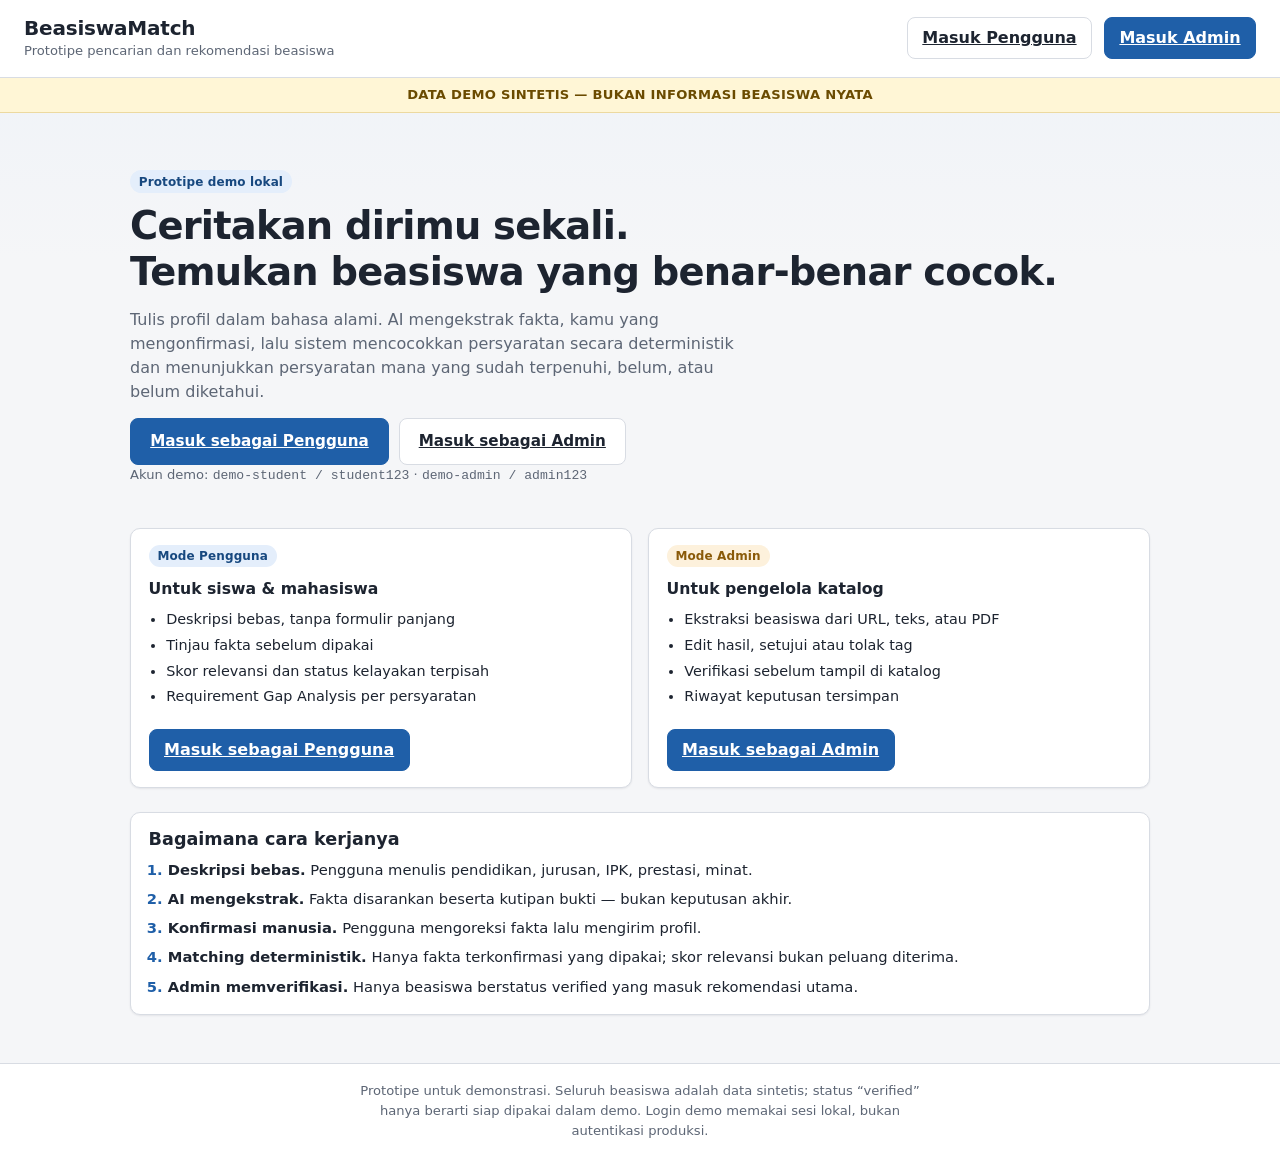
<file: frontend/admin-new-scholarship.html>
<!DOCTYPE html>
<html lang="id">
<head>
  <meta charset="utf-8" />
  <meta name="viewport" content="width=device-width, initial-scale=1" />
  <title>Tambah Beasiswa — BeasiswaMatch</title>
  <link rel="stylesheet" href="css/styles.css" />
</head>
<body data-page-role="admin">
  <header class="app-header">
    <div class="brand">
      <a class="brand-link" href="index.html">← Beranda</a>
      <h1>Tambah beasiswa</h1>
      <p class="muted small">Ekstraksi otomatis atau input manual — keduanya masuk antrean verifikasi.</p>
    </div>
    <div class="header-right">
      <span id="provider-badge" class="badge badge-neutral">Memuat status AI…</span>
      <span id="session-user" class="session-chip" hidden></span>
      <button id="btn-logout" class="btn tiny" type="button" hidden>Keluar</button>
    </div>
  </header>

  <div class="banner">DATA DEMO SINTETIS — BUKAN INFORMASI BEASISWA NYATA</div>

  <nav class="admin-nav" aria-label="Navigasi admin">
    <a href="admin.html">Dashboard</a>
    <a href="admin-users.html">Pengguna</a>
    <a href="admin-scholarships.html">Beasiswa</a>
    <a href="admin-new-scholarship.html" class="is-active">Tambah beasiswa</a>
  </nav>

  <main class="container stack">
    <section class="card">
      <h2>Ekstraksi beasiswa</h2>
      <p class="hint">Isi salah satu sumber: URL, teks, atau PDF berbasis teks (bukan hasil scan).</p>
      <label for="admin-url">URL sumber</label>
      <input id="admin-url" type="url" placeholder="https://contoh.test/beasiswa" />
      <label for="admin-text">Teks sumber</label>
      <textarea id="admin-text" rows="6" placeholder="Tempelkan teks pengumuman beasiswa di sini..."></textarea>
      <label for="admin-file">atau unggah PDF</label>
      <input id="admin-file" type="file" accept="application/pdf" />
      <div class="row">
        <button id="btn-extract" class="btn primary" type="button">Ekstrak Informasi</button>
        <span id="extract-status" class="muted small"></span>
      </div>
    </section>

    <section class="card" id="manual-card">
      <h2>Tambah beasiswa manual</h2>
      <p class="hint">
        Ketik data beasiswa langsung tanpa ekstraksi AI. Hasilnya tetap berstatus
        <strong>pending_verification</strong> dan harus disetujui sebelum tampil di katalog pengguna.
      </p>
      <div class="facts-grid">
        <label>Nama beasiswa *
          <input id="manual-name" type="text" placeholder="Beasiswa Contoh Nusantara" />
        </label>
        <label>Penyelenggara
          <input id="manual-organizer" type="text" placeholder="Yayasan Contoh" />
        </label>
        <label>Jenjang (pisahkan koma)
          <input id="manual-levels" type="text" placeholder="S1, SMA" />
        </label>
        <label>Manfaat (pisahkan koma)
          <input id="manual-benefits" type="text" placeholder="Biaya pendidikan, Uang saku" />
        </label>
        <label>Mulai pendaftaran
          <input id="manual-start" type="text" placeholder="2027-01-01" />
        </label>
        <label>Batas akhir
          <input id="manual-deadline" type="text" placeholder="2027-05-31" />
        </label>
        <label class="span-two">Deskripsi
          <textarea id="manual-description" rows="3" placeholder="Ringkasan beasiswa (data sintetis)"></textarea>
        </label>
      </div>

      <h3>Tag (minimal satu)</h3>
      <div id="manual-tags" class="builder-list"></div>
      <button id="btn-add-manual-tag" class="btn tiny" type="button">+ Tambah tag</button>

      <h3>Persyaratan</h3>
      <p class="hint">Persyaratan wajib menggugurkan kelayakan; persyaratan opsional hanya nilai tambah.</p>
      <div id="manual-requirements" class="builder-list"></div>
      <button id="btn-add-manual-requirement" class="btn tiny" type="button">+ Tambah persyaratan</button>

      <div class="row">
        <button id="btn-save-manual" class="btn primary" type="button">Simpan &amp; Kirim ke Verifikasi</button>
        <span id="manual-status" class="muted small"></span>
      </div>
    </section>


  </main>

  <div id="toast-container" class="toast-container" aria-live="polite"></div>

  <script src="js/api.js"></script>
  <script src="js/auth.js"></script>
  <script src="js/state.js"></script>
  <script src="js/components.js"></script>
  <script src="js/shell.js"></script>
  <script src="js/admin-manual.js"></script>
  <script src="js/admin-new.js"></script>
</body>
</html>
</file>
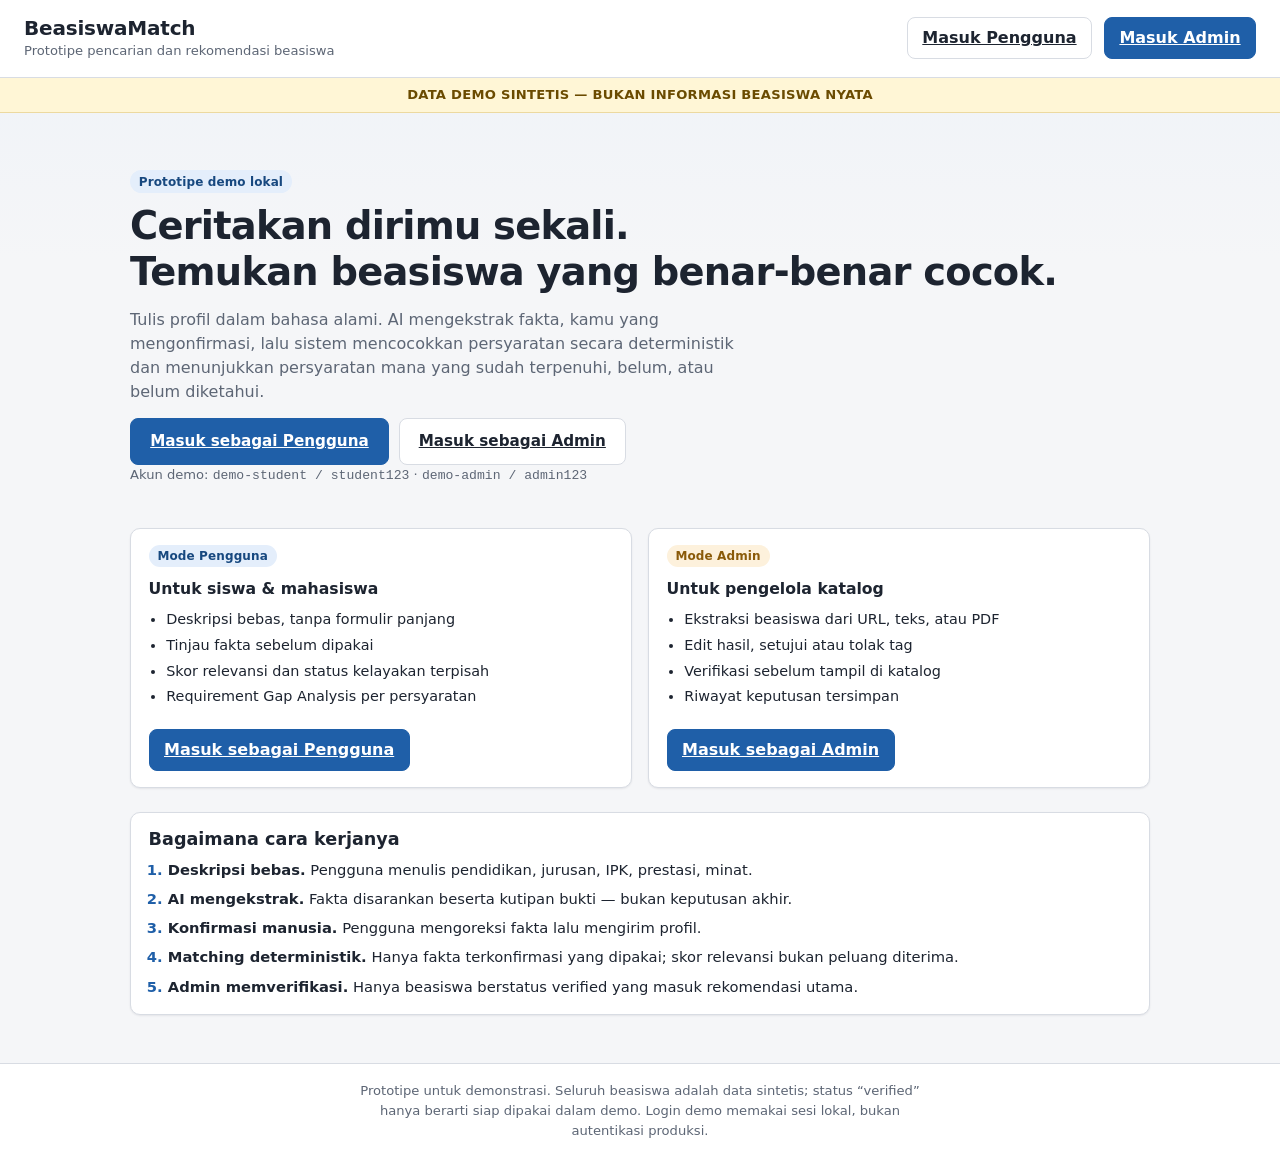
<file: frontend/admin-scholarships.html>
<!DOCTYPE html>
<html lang="id">
<head>
  <meta charset="utf-8" />
  <meta name="viewport" content="width=device-width, initial-scale=1" />
  <title>Kelola Beasiswa — BeasiswaMatch</title>
  <link rel="stylesheet" href="css/styles.css" />
</head>
<body data-page-role="admin">
  <header class="app-header">
    <div class="brand">
      <a class="brand-link" href="index.html">← Beranda</a>
      <h1>Kelola beasiswa</h1>
      <p class="muted small">Edit data, tinjau tag, lalu setujui atau tolak.</p>
    </div>
    <div class="header-right">
      <span id="provider-badge" class="badge badge-neutral">Memuat status AI…</span>
      <span id="session-user" class="session-chip" hidden></span>
      <button id="btn-logout" class="btn tiny" type="button" hidden>Keluar</button>
    </div>
  </header>

  <div class="banner">DATA DEMO SINTETIS — BUKAN INFORMASI BEASISWA NYATA</div>

  <nav class="admin-nav" aria-label="Navigasi admin">
    <a href="admin.html">Dashboard</a>
    <a href="admin-users.html">Pengguna</a>
    <a href="admin-scholarships.html" class="is-active">Beasiswa</a>
    <a href="admin-new-scholarship.html">Tambah beasiswa</a>
  </nav>

  <main class="container stack">
    <section class="card">
      <div class="filter-row">
        <label class="filter-field">Status
          <select id="filter-status">
            <option value="">Semua status</option>
            <option value="verified">verified</option>
            <option value="pending_verification">pending_verification</option>
            <option value="rejected">rejected</option>
            <option value="draft">draft</option>
          </select>
        </label>
        <label class="filter-field">Cari
          <input id="filter-search" type="search" placeholder="nama atau penyelenggara" />
        </label>
        <button id="btn-apply-filter" class="btn primary" type="button">Terapkan</button>
        <span id="list-count" class="muted small"></span>
      </div>
    </section>

    <section class="card" id="submissions-card">
      <div class="row space-between">
        <h2>Kiriman pengguna (screenshot)</h2>
        <span id="submission-count" class="muted small"></span>
      </div>
      <p class="hint">
        Tidak ada OCR: buka gambarnya, lalu tambahkan datanya lewat menu <strong>Tambah beasiswa</strong>
        bila valid. Tandai <em>diproses</em> setelah ditambahkan.
      </p>
      <ul id="submission-list" class="tag-list"></ul>
    </section>

    <section class="card">
      <h2>Daftar beasiswa</h2>
      <div class="table-wrap">
        <table class="table">
          <thead>
            <tr><th>Nama</th><th>Status</th><th>Tag</th><th>Persyaratan</th><th>Batas akhir</th><th></th></tr>
          </thead>
          <tbody id="scholarship-tbody"></tbody>
        </table>
      </div>
    </section>

    <section class="card" id="detail-card" hidden>
      <div class="row space-between">
        <h2 id="detail-title">Detail beasiswa</h2>
        <span id="detail-meta" class="muted small"></span>
      </div>
      <div id="detail-warning" class="warnings"></div>

      <div class="facts-grid">
        <label>Nama
          <input id="sch-name" type="text" />
        </label>
        <label>Penyelenggara
          <input id="sch-organizer" type="text" />
        </label>
        <label>Jenjang (pisahkan koma)
          <input id="sch-levels" type="text" placeholder="S1, SMA" />
        </label>
        <label>Manfaat (pisahkan koma)
          <input id="sch-benefits" type="text" placeholder="Biaya pendidikan" />
        </label>
        <label>Mulai pendaftaran
          <input id="sch-start" type="text" placeholder="2027-01-01" />
        </label>
        <label>Batas akhir
          <input id="sch-deadline" type="text" placeholder="2027-05-31" />
        </label>
        <label class="span-two">Deskripsi
          <textarea id="sch-description" rows="3"></textarea>
        </label>
      </div>

      <h3>Tag</h3>
      <ul id="sch-tags" class="tag-list"></ul>

      <h3>Persyaratan</h3>
      <div class="table-wrap">
        <table class="table">
          <thead><tr><th>Deskripsi</th><th>Field/Tag</th><th>Operator</th><th>Nilai</th><th>Wajib</th><th>Grup</th></tr></thead>
          <tbody id="sch-requirements"></tbody>
        </table>
      </div>

      <h3>Riwayat keputusan</h3>
      <ul id="sch-history" class="tag-list compact"></ul>

      <label for="sch-reject-reason">Alasan penolakan (wajib jika menolak)</label>
      <input id="sch-reject-reason" type="text" placeholder="Contoh: sumber tidak kredibel" />
      <div class="row">
        <button id="btn-save-scholarship" class="btn" type="button">Simpan perubahan</button>
        <button id="btn-approve-scholarship" class="btn primary" type="button">Setujui beasiswa</button>
        <button id="btn-reject-scholarship" class="btn danger" type="button">Tolak</button>
      </div>
    </section>
  </main>

  <div id="toast-container" class="toast-container" aria-live="polite"></div>

  <script src="js/api.js"></script>
  <script src="js/auth.js"></script>
  <script src="js/state.js"></script>
  <script src="js/components.js"></script>
  <script src="js/shell.js"></script>
  <script src="js/admin-scholarships.js"></script>
</body>
</html>
</file>
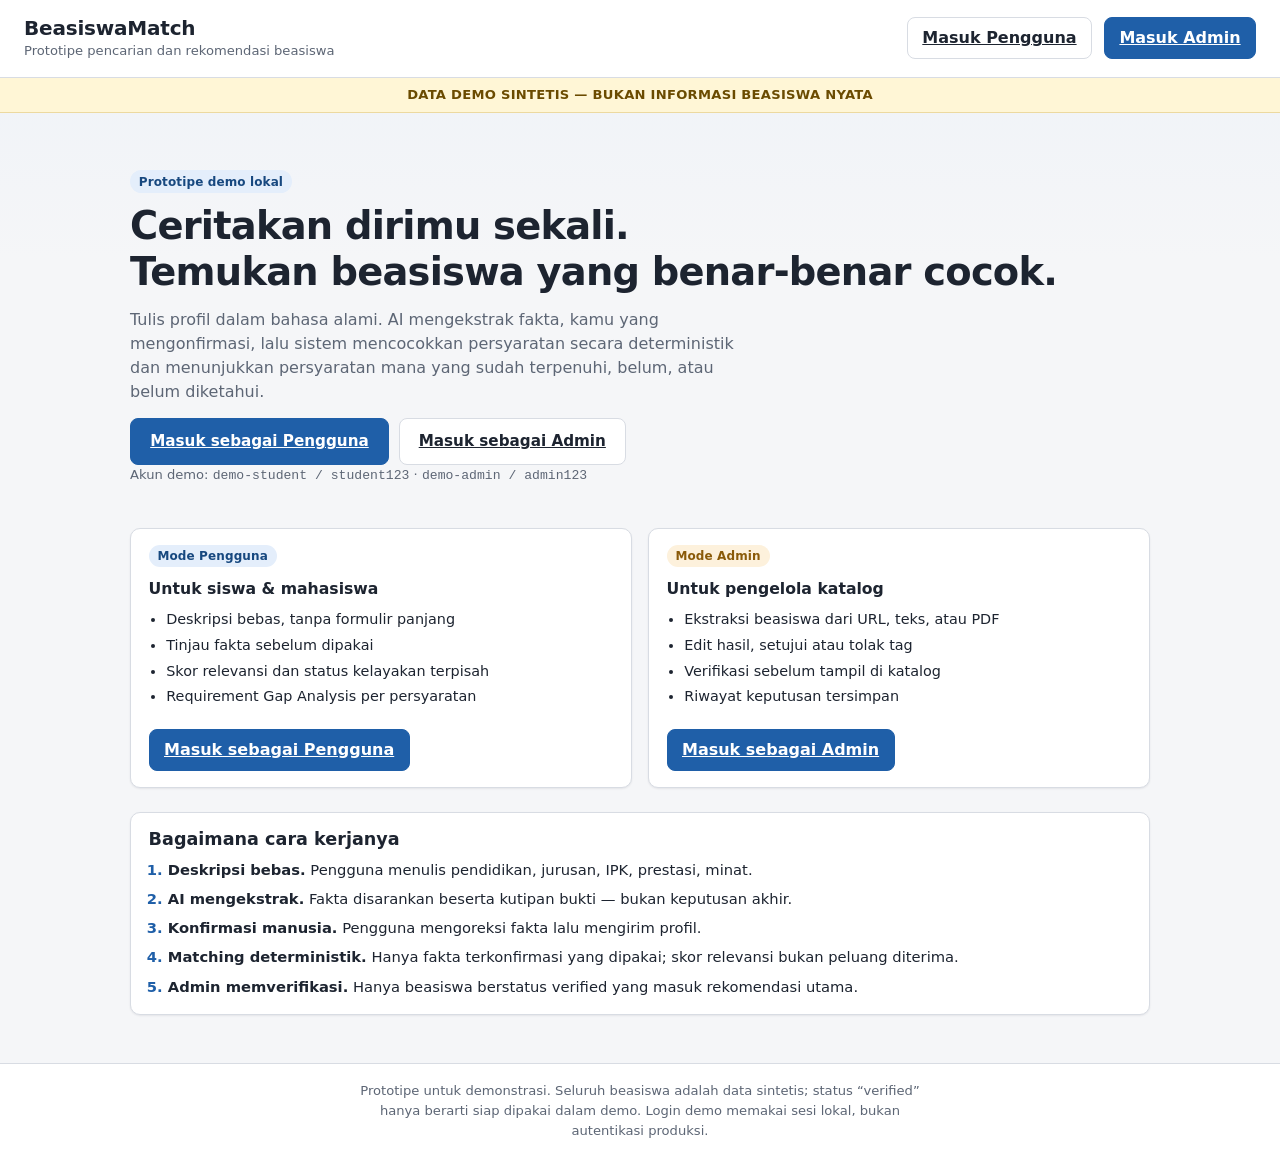
<file: frontend/admin-users.html>
<!DOCTYPE html>
<html lang="id">
<head>
  <meta charset="utf-8" />
  <meta name="viewport" content="width=device-width, initial-scale=1" />
  <title>Kelola Pengguna — BeasiswaMatch</title>
  <link rel="stylesheet" href="css/styles.css" />
</head>
<body data-page-role="admin">
  <header class="app-header">
    <div class="brand">
      <a class="brand-link" href="index.html">← Beranda</a>
      <h1>Kelola pengguna</h1>
      <p class="muted small">Tambah akun demo dan reset kata sandi.</p>
    </div>
    <div class="header-right">
      <span id="provider-badge" class="badge badge-neutral">Memuat status AI…</span>
      <span id="session-user" class="session-chip" hidden></span>
      <button id="btn-logout" class="btn tiny" type="button" hidden>Keluar</button>
    </div>
  </header>

  <div class="banner">DATA DEMO SINTETIS — BUKAN INFORMASI BEASISWA NYATA</div>

  <nav class="admin-nav" aria-label="Navigasi admin">
    <a href="admin.html">Dashboard</a>
    <a href="admin-users.html" class="is-active">Pengguna</a>
    <a href="admin-scholarships.html">Beasiswa</a>
    <a href="admin-new-scholarship.html">Tambah beasiswa</a>
  </nav>

  <main class="container stack">
    <section class="card">
      <h2>Tambah pengguna</h2>
      <p class="hint">
        Akun demo untuk pengguna atau admin. Kata sandi minimal 8 karakter dan disimpan sebagai hash.
      </p>
      <div class="facts-grid">
        <label>Username *
          <input id="new-username" type="text" placeholder="siswa.baru" autocomplete="off" />
        </label>
        <label>Nama tampilan
          <input id="new-display-name" type="text" placeholder="Siswa Baru" />
        </label>
        <label>Peran
          <select id="new-role">
            <option value="student">Pengguna</option>
            <option value="admin">Admin</option>
          </select>
        </label>
        <label>Kata sandi *
          <input id="new-password" type="text" placeholder="minimal 8 karakter" autocomplete="off" />
        </label>
      </div>
      <div class="row">
        <button id="btn-create-user" class="btn primary" type="button">Simpan pengguna</button>
        <span id="create-status" class="muted small"></span>
      </div>
    </section>

    <section class="card">
      <div class="row space-between">
        <h2>Daftar pengguna</h2>
        <button id="btn-reload-users" class="btn tiny" type="button">Muat ulang</button>
      </div>
      <div class="table-wrap">
        <table class="table">
          <thead><tr><th>Username</th><th>Nama</th><th>Peran</th><th>Profil</th><th></th></tr></thead>
          <tbody id="users-tbody"></tbody>
        </table>
      </div>
    </section>

    <section class="card" id="reset-card" hidden>
      <h2>Reset kata sandi</h2>
      <p class="muted small" id="reset-target"></p>
      <label for="reset-password">Kata sandi baru (kosongkan untuk dibuat otomatis)</label>
      <input id="reset-password" type="text" placeholder="minimal 8 karakter" autocomplete="off" />
      <div class="row">
        <button id="btn-reset-password" class="btn primary" type="button">Simpan kata sandi baru</button>
        <button id="btn-cancel-reset" class="btn" type="button">Batal</button>
      </div>
      <div id="reset-result" class="warnings"></div>
    </section>
  </main>

  <div id="toast-container" class="toast-container" aria-live="polite"></div>

  <script src="js/api.js"></script>
  <script src="js/auth.js"></script>
  <script src="js/state.js"></script>
  <script src="js/components.js"></script>
  <script src="js/shell.js"></script>
  <script src="js/admin-users.js"></script>
</body>
</html>
</file>
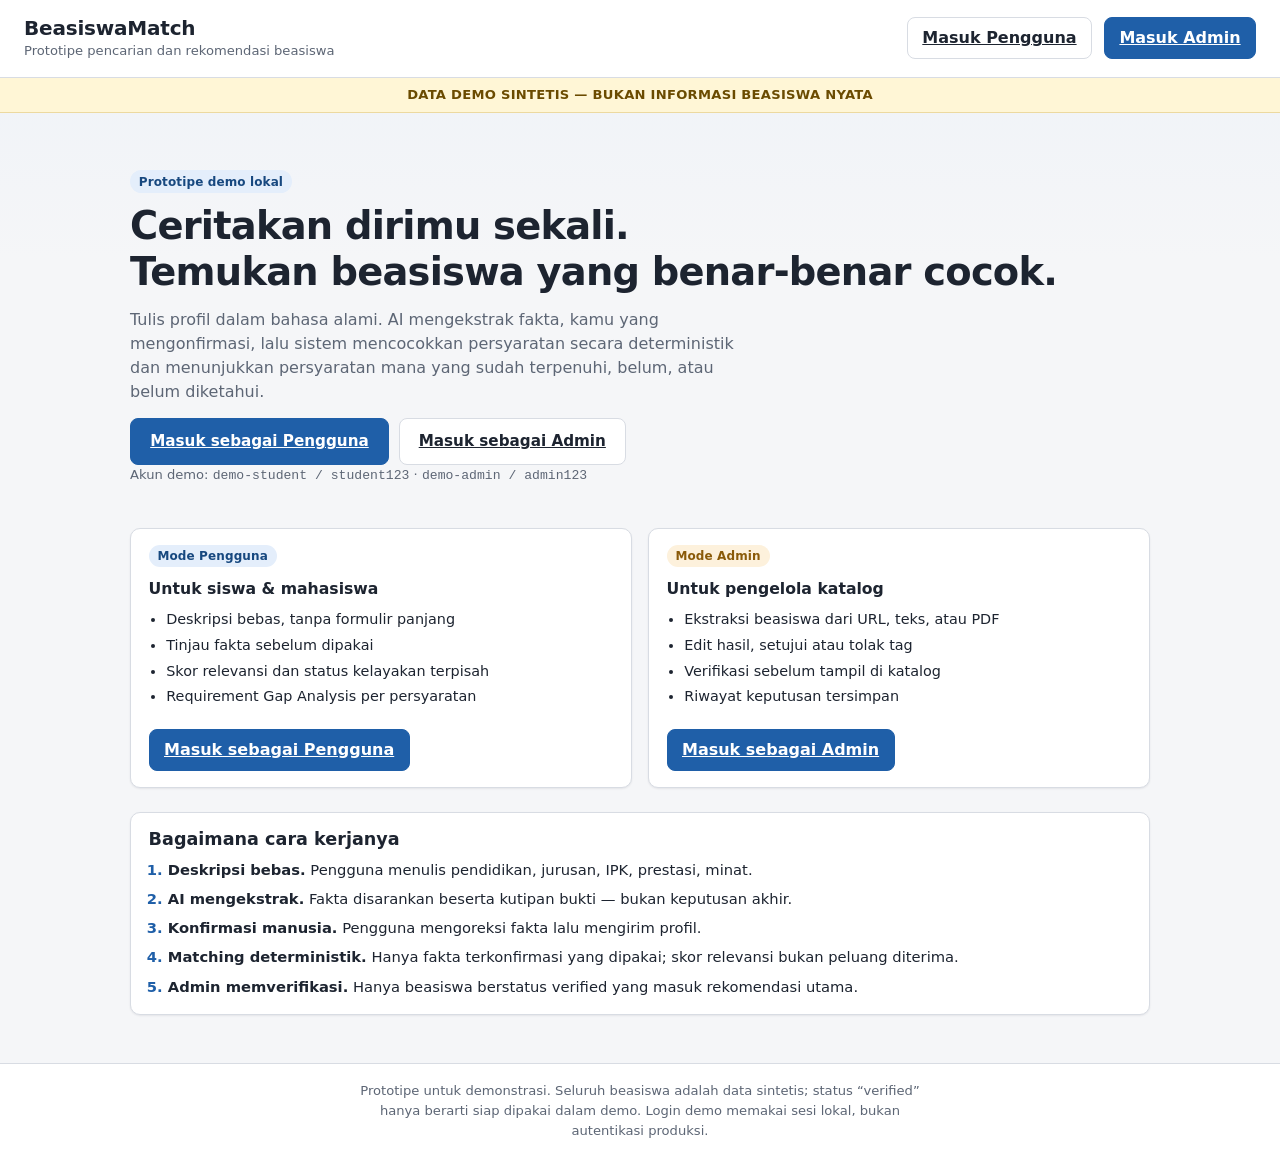
<file: frontend/admin.html>
<!DOCTYPE html>
<html lang="id">
<head>
  <meta charset="utf-8" />
  <meta name="viewport" content="width=device-width, initial-scale=1" />
  <title>Dashboard Admin — BeasiswaMatch</title>
  <link rel="stylesheet" href="css/styles.css" />
</head>
<body data-page-role="admin">
  <header class="app-header">
    <div class="brand">
      <a class="brand-link" href="index.html">← Beranda</a>
      <h1>Dashboard admin</h1>
      <p class="muted small">Ringkasan katalog, pengguna, dan antrean verifikasi.</p>
    </div>
    <div class="header-right">
      <span id="provider-badge" class="badge badge-neutral">Memuat status AI…</span>
      <span id="session-user" class="session-chip" hidden></span>
      <button id="btn-logout" class="btn tiny" type="button" hidden>Keluar</button>
    </div>
  </header>

  <div class="banner">DATA DEMO SINTETIS — BUKAN INFORMASI BEASISWA NYATA</div>

  <nav class="admin-nav" aria-label="Navigasi admin">
    <a href="admin.html" class="is-active">Dashboard</a>
    <a href="admin-users.html">Pengguna</a>
    <a href="admin-scholarships.html">Beasiswa</a>
    <a href="admin-new-scholarship.html">Tambah beasiswa</a>
  </nav>

  <main class="container stack">
    <section class="stat-grid">
      <div class="stat-card">
        <span class="stat-label">Pengguna</span>
        <span class="stat-value" id="stat-users">—</span>
        <span class="stat-hint" id="stat-users-hint"></span>
      </div>
      <div class="stat-card">
        <span class="stat-label">Beasiswa terverifikasi</span>
        <span class="stat-value" id="stat-verified">—</span>
        <span class="stat-hint" id="stat-verified-hint"></span>
      </div>
      <div class="stat-card">
        <span class="stat-label">Menunggu verifikasi</span>
        <span class="stat-value" id="stat-pending">—</span>
        <span class="stat-hint" id="stat-pending-hint"></span>
      </div>
      <div class="stat-card">
        <span class="stat-label">Ekstraksi</span>
        <span class="stat-value" id="stat-extractions">—</span>
        <span class="stat-hint" id="stat-extractions-hint"></span>
      </div>
    </section>

    <section class="action-grid">
      <a class="card action-card" href="admin-users.html">
        <h2>Kelola pengguna</h2>
        <p class="muted small">Tambah akun pengguna/admin dan reset kata sandi.</p>
        <span class="action-cta">Buka →</span>
      </a>
      <a class="card action-card" href="admin-new-scholarship.html">
        <h2>Tambah beasiswa</h2>
        <p class="muted small">Ekstraksi dari URL/teks/PDF atau input manual.</p>
        <span class="action-cta">Buka →</span>
      </a>
      <a class="card action-card" href="admin-scholarships.html">
        <h2>Kelola beasiswa</h2>
        <p class="muted small">Edit, setujui, atau tolak data katalog.</p>
        <span class="action-cta">Buka →</span>
      </a>
    </section>

    <section class="card">
      <div class="row space-between">
        <h2>Antrean verifikasi</h2>
        <a class="btn tiny" href="admin-scholarships.html?status=pending_verification">Lihat semua</a>
      </div>
      <ul id="pending-list" class="tag-list compact"></ul>
    </section>
  </main>

  <div id="toast-container" class="toast-container" aria-live="polite"></div>

  <script src="js/api.js"></script>
  <script src="js/auth.js"></script>
  <script src="js/state.js"></script>
  <script src="js/components.js"></script>
  <script src="js/shell.js"></script>
  <script src="js/admin-dashboard.js"></script>
</body>
</html>
</file>
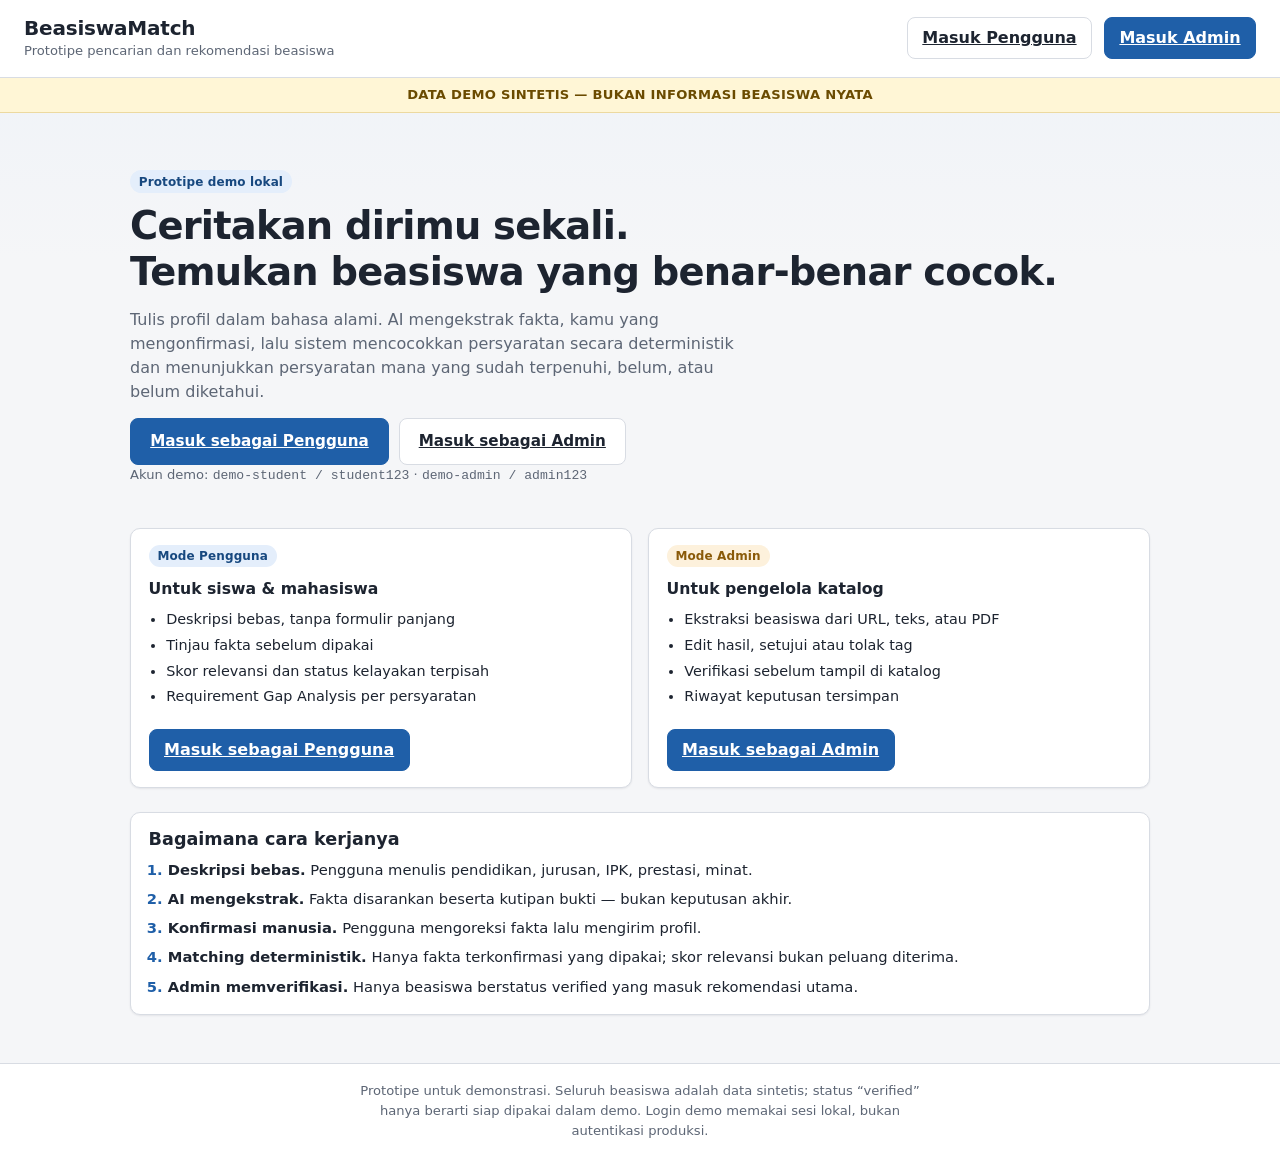
<file: frontend/app.html>
<!DOCTYPE html>
<html lang="id">
<head>
  <meta charset="utf-8" />
  <meta name="viewport" content="width=device-width, initial-scale=1" />
  <title>Rekomendasi — BeasiswaMatch</title>
  <link rel="stylesheet" href="css/styles.css" />
</head>
<body data-page-role="student">
  <header class="app-header">
    <div class="brand">
      <a class="brand-link" href="index.html">← Beranda</a>
      <h1>Rekomendasi untukmu</h1>
      <p class="muted small">Berdasarkan fakta yang sudah kamu kirim.</p>
    </div>
    <div class="header-right">
      <span id="provider-badge" class="badge badge-neutral">Memuat status AI…</span>
      <span id="session-user" class="session-chip" hidden></span>
      <button id="btn-logout" class="btn tiny" type="button" hidden>Keluar</button>
    </div>
  </header>

  <div class="banner">DATA DEMO SINTETIS — BUKAN INFORMASI BEASISWA NYATA</div>

  <main class="container stack">
    <section class="stack" id="hot-section">
      <div class="row space-between">
        <h2>Lagi hot</h2>
        <span class="muted small">deadline terdekat &amp; paling banyak disimpan</span>
      </div>
      <div id="hot-list" class="cards"></div>
    </section>

    <section class="card submit-cta">
      <div>
        <strong>Punya screenshot info beasiswa?</strong>
        <p class="muted small">Kirim gambarnya; admin meninjau sebelum masuk katalog.</p>
      </div>
      <a class="btn primary" href="submit-scholarship.html">Kirim screenshot</a>
    </section>

    <section id="recommendations" class="stack">
      <div class="row space-between">
        <h2>Rekomendasi beasiswa</h2>
        <div class="row" style="margin-top:0">
          <a class="btn tiny" href="my-profile.html">Profil saya</a>
          <button id="btn-recompute" class="btn tiny" type="button">Hitung ulang</button>
        </div>
      </div>
      <div id="rec-counts" class="muted small"></div>
      <div id="rec-warnings" class="warnings"></div>
      <div id="rec-list" class="cards"></div>
      <details id="rec-rejected-wrap" class="card" open>
        <summary><strong>Belum cocok</strong> — tidak memenuhi persyaratan wajib</summary>
        <div id="rec-rejected" class="cards"></div>
      </details>
    </section>

    <section class="stack" id="recent-section">
      <div class="row space-between">
        <h2>Baru ditambahkan</h2>
        <span class="muted small">katalog terbaru</span>
      </div>
      <div id="recent-list" class="cards"></div>
    </section>
  </main>

  <div id="toast-container" class="toast-container" aria-live="polite"></div>

  <script src="js/api.js"></script>
  <script src="js/auth.js"></script>
  <script src="js/state.js"></script>
  <script src="js/components.js"></script>
  <script src="js/shell.js"></script>
  <script src="js/home.js"></script>
</body>
</html>
</file>
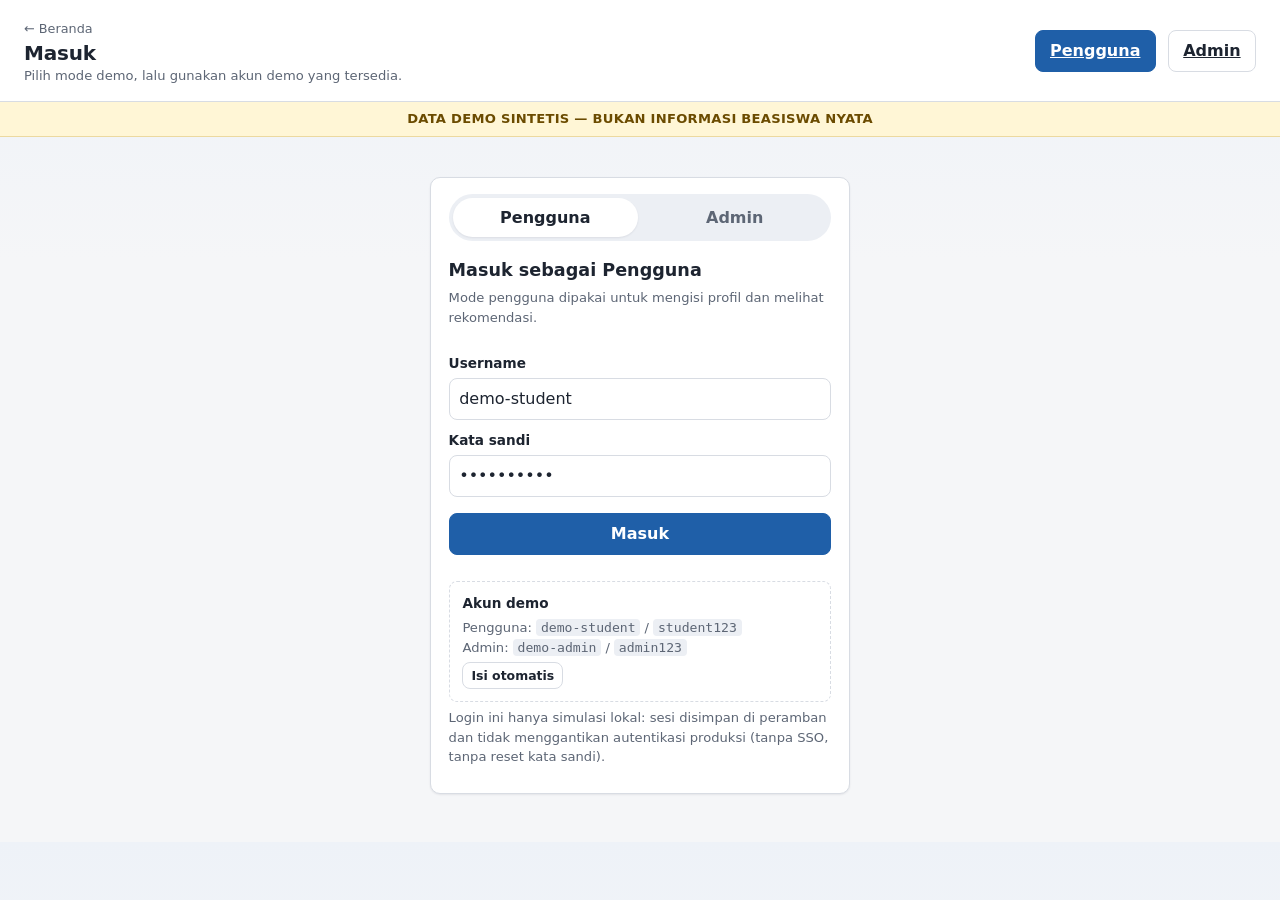
<file: frontend/login.html>
<!DOCTYPE html>
<html lang="id">
<head>
  <meta charset="utf-8" />
  <meta name="viewport" content="width=device-width, initial-scale=1" />
  <title>Masuk — BeasiswaMatch</title>
  <link rel="stylesheet" href="css/styles.css" />
</head>
<body class="landing-body">
  <header class="landing-header">
    <div class="brand">
      <a class="brand-link" href="index.html">← Beranda</a>
      <h1>Masuk</h1>
      <p class="muted small">Pilih mode demo, lalu gunakan akun demo yang tersedia.</p>
    </div>
    <nav class="header-right" aria-label="Mode">
      <a id="nav-user" class="btn" href="login.html?role=user">Pengguna</a>
      <a id="nav-admin" class="btn" href="login.html?role=admin">Admin</a>
    </nav>
  </header>

  <div class="banner">DATA DEMO SINTETIS — BUKAN INFORMASI BEASISWA NYATA</div>

  <main class="auth-main">
    <section class="card auth-card">
      <div class="role-switch" role="tablist" aria-label="Peran">
        <button id="role-user" class="role-option is-active" type="button">Pengguna</button>
        <button id="role-admin" class="role-option" type="button">Admin</button>
      </div>

      <h2 id="login-title">Masuk sebagai Pengguna</h2>
      <p class="muted small" id="login-subtitle">
        Mode pengguna dipakai untuk mengisi profil dan melihat rekomendasi.
      </p>

      <form id="login-form" novalidate>
        <label for="username">Username</label>
        <input id="username" name="username" autocomplete="username" required />

        <label for="password">Kata sandi</label>
        <input id="password" name="password" type="password" autocomplete="current-password" required />

        <p class="form-error" id="login-error" role="alert" hidden></p>

        <button id="btn-login" class="btn primary full" type="submit">Masuk</button>
      </form>

      <div class="demo-cred">
        <strong>Akun demo</strong>
        <p class="muted small">
          Pengguna: <code>demo-student</code> / <code>student123</code><br />
          Admin: <code>demo-admin</code> / <code>admin123</code>
        </p>
        <button id="btn-fill" class="btn tiny" type="button">Isi otomatis</button>
      </div>

      <p class="hint">
        Login ini hanya simulasi lokal: sesi disimpan di peramban dan tidak menggantikan
        autentikasi produksi (tanpa SSO, tanpa reset kata sandi).
      </p>
    </section>
  </main>

  <script src="js/api.js"></script>
  <script src="js/auth.js"></script>
  <script src="js/login.js"></script>
</body>
</html>
</file>
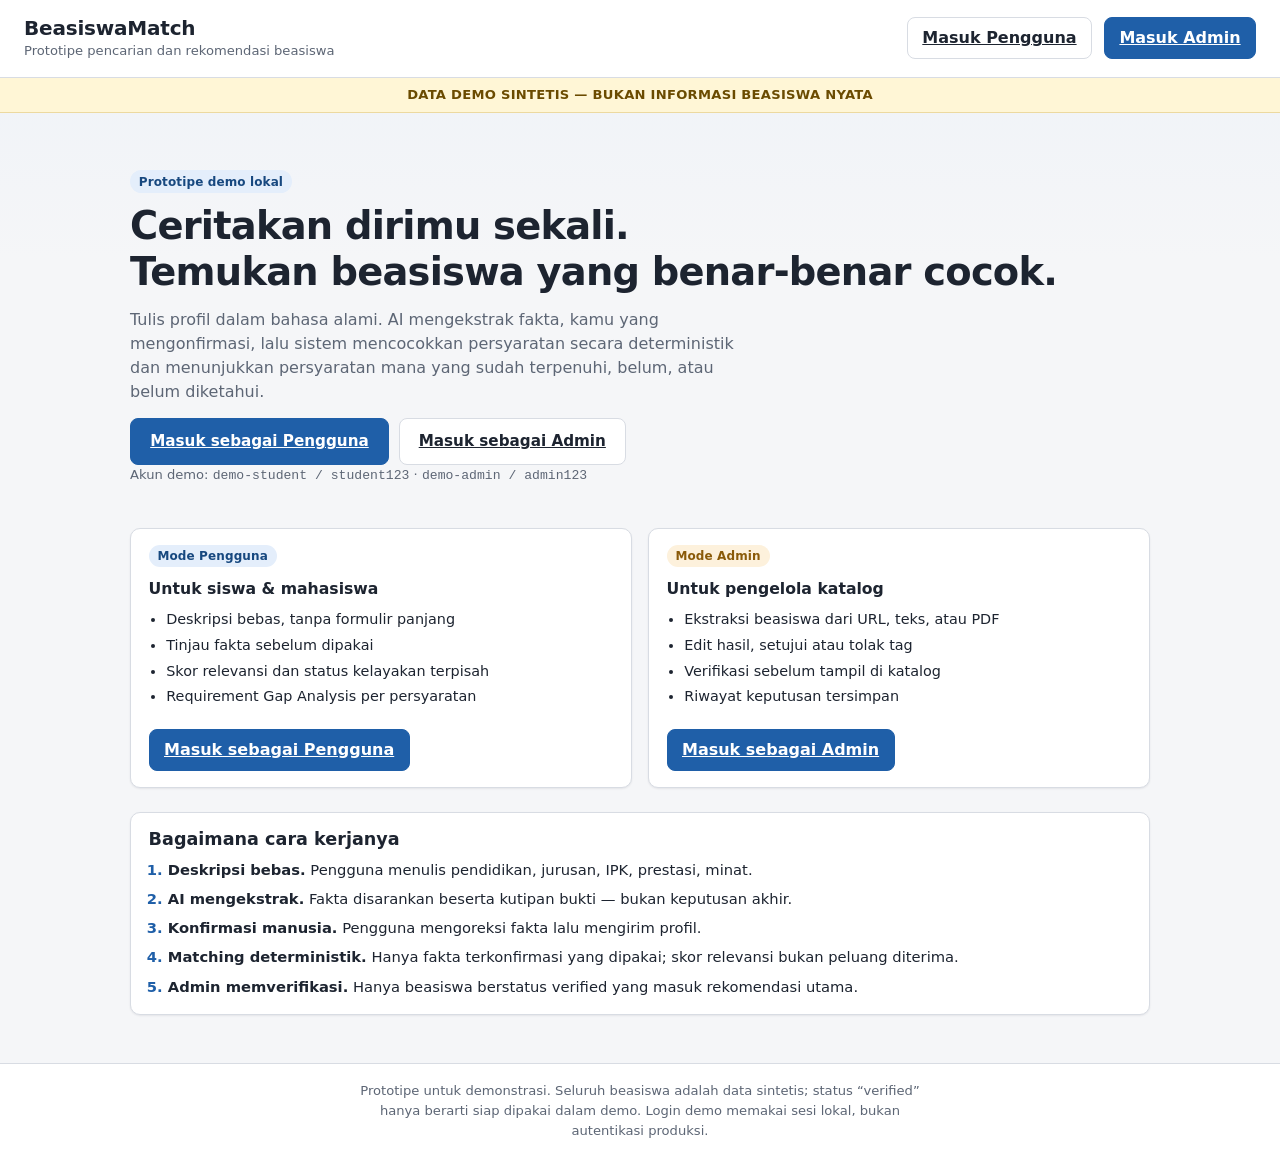
<file: frontend/my-profile.html>
<!DOCTYPE html>
<html lang="id">
<head>
  <meta charset="utf-8" />
  <meta name="viewport" content="width=device-width, initial-scale=1" />
  <title>Profil Saya — BeasiswaMatch</title>
  <link rel="stylesheet" href="css/styles.css" />
</head>
<body data-page-role="student">
  <header class="app-header">
    <div class="brand">
      <a class="brand-link" href="index.html">← Beranda</a>
      <h1>Profil saya</h1>
      <p class="muted small">Fakta yang sudah kamu kirim.</p>
    </div>
    <div class="header-right">
      <span id="provider-badge" class="badge badge-neutral">Memuat status AI…</span>
      <span id="session-user" class="session-chip" hidden></span>
      <button id="btn-logout" class="btn tiny" type="button" hidden>Keluar</button>
    </div>
  </header>

  <div class="banner">DATA DEMO SINTETIS — BUKAN INFORMASI BEASISWA NYATA</div>

  <main class="container stack-narrow stack">
    <section class="card">
      <div class="row space-between">
        <h2>Profil terkirim</h2>
        <span id="submitted-at" class="muted small"></span>
      </div>

      <div id="facts-summary" class="facts-summary"></div>

      <details class="inline-editor" id="description-box">
        <summary>Deskripsi asli</summary>
        <p id="profile-description" class="description-text"></p>
        <p class="hint">Deskripsi terkunci setelah profil dikirim; perbaiki nilai fakta di bawah.</p>
      </details>
    </section>

    <section class="card">
      <h2>Perbaiki nilai fakta</h2>
      <p class="hint">
        Perubahan di sini tidak memanggil model AI. Matching dan eligibility dihitung ulang
        secara deterministik.
      </p>
      <div class="facts-grid">
        <label>Jenjang
          <select id="fact-education_level">
            <option value="">Belum diisi</option>
            <option>SMA</option><option>SMK</option><option>D3</option>
            <option>D4</option><option>S1</option><option>S2</option><option>S3</option>
          </select>
        </label>
        <label>Jurusan
          <input id="fact-major" type="text" placeholder="Belum diisi" />
        </label>
        <label>Institusi
          <input id="fact-institution" type="text" placeholder="Belum diisi" />
        </label>
        <label>IPK
          <input id="fact-gpa" type="number" step="0.01" min="0" max="4" placeholder="Belum diisi" />
        </label>
        <label>Domisili
          <input id="fact-domicile" type="text" placeholder="Belum diisi" />
        </label>
        <label>Jenis tes bahasa
          <select id="fact-toefl_type">
            <option value="">Belum diisi</option>
            <option>ITP</option><option>iBT</option><option>PBT</option>
          </select>
        </label>
        <label>Skor TOEFL
          <input id="fact-toefl_score" type="number" min="0" max="677" placeholder="Belum diisi" />
        </label>
        <label class="span-two">Prestasi (satu per baris)
          <textarea id="fact-achievements" rows="3" placeholder="Belum diisi"></textarea>
        </label>
      </div>
      <div class="row">
        <button id="btn-save-facts" class="btn primary" type="button">Simpan Fakta &amp; Hitung Ulang</button>
        <a class="btn" href="app.html">Lihat rekomendasi →</a>
      </div>
    </section>
  </main>

  <div id="toast-container" class="toast-container" aria-live="polite"></div>

  <script src="js/api.js"></script>
  <script src="js/auth.js"></script>
  <script src="js/state.js"></script>
  <script src="js/components.js"></script>
  <script src="js/shell.js"></script>
  <script src="js/my-profile.js"></script>
</body>
</html>
</file>
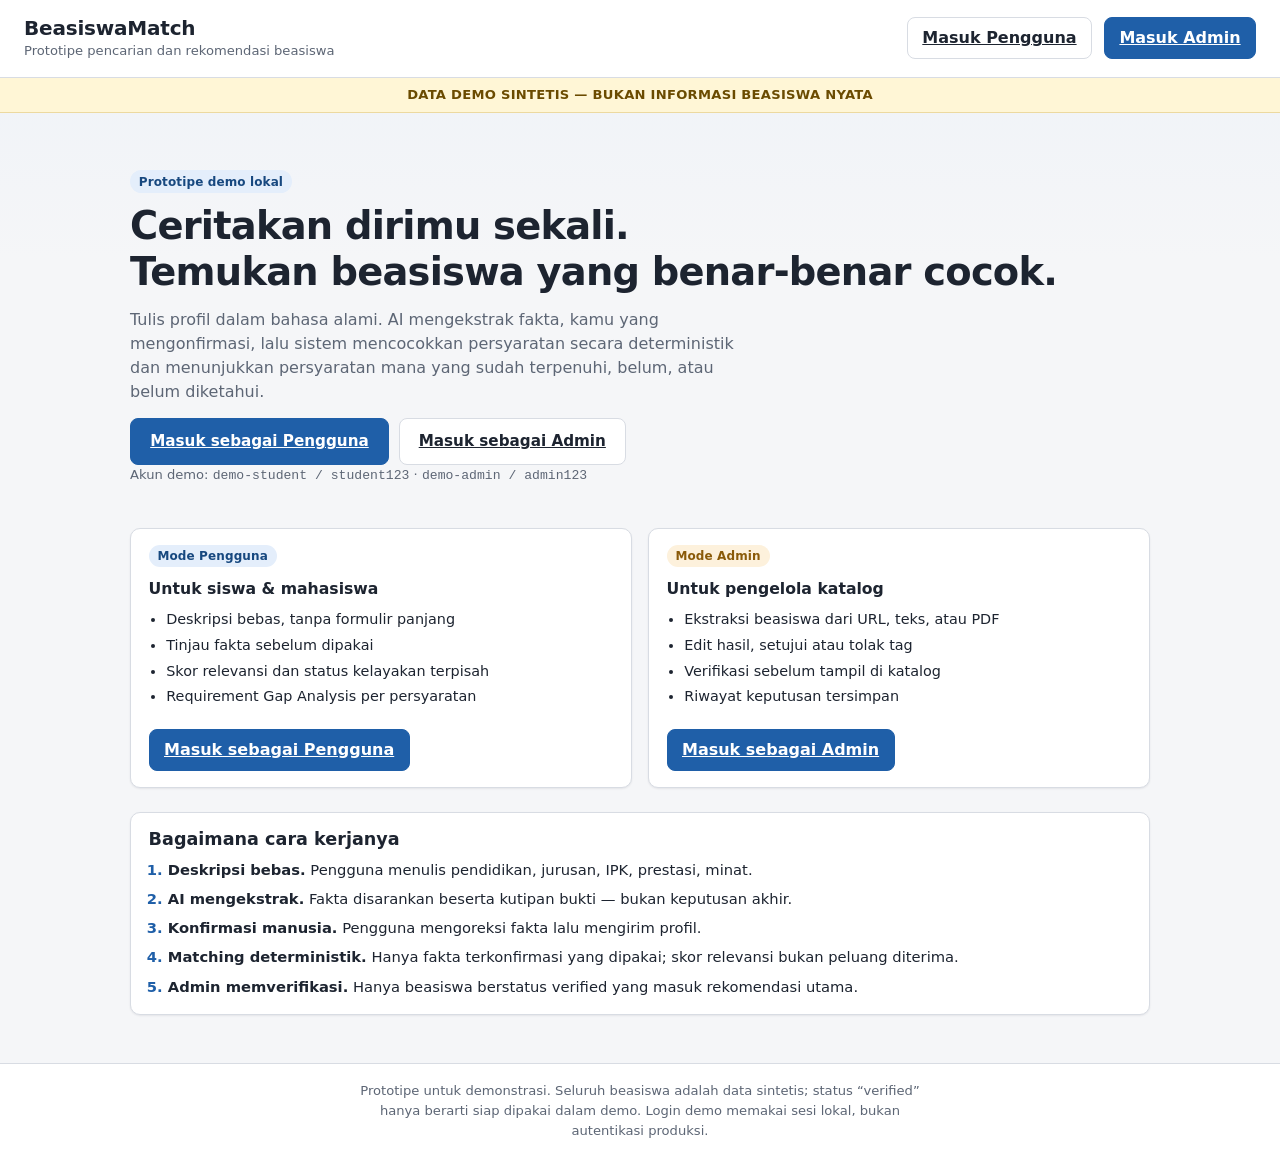
<file: frontend/profile.html>
<!DOCTYPE html>
<html lang="id">
<head>
  <meta charset="utf-8" />
  <meta name="viewport" content="width=device-width, initial-scale=1" />
  <title>Lengkapi Profil — BeasiswaMatch</title>
  <link rel="stylesheet" href="css/styles.css" />
</head>
<body data-page-role="student">
  <header class="app-header">
    <div class="brand">
      <a class="brand-link" href="index.html">← Beranda</a>
      <h1>Lengkapi profilmu</h1>
      <p class="muted small">Satu kali pengiriman profil — setelah itu langsung ke rekomendasi.</p>
    </div>
    <div class="header-right">
      <span id="provider-badge" class="badge badge-neutral">Memuat status AI…</span>
      <span id="session-user" class="session-chip" hidden></span>
      <button id="btn-logout" class="btn tiny" type="button" hidden>Keluar</button>
    </div>
  </header>

  <div class="banner">DATA DEMO SINTETIS — BUKAN INFORMASI BEASISWA NYATA</div>

  <main class="container stack-narrow">
    <section class="card">
      <h2>1. Ceritakan tentang dirimu</h2>
      <label for="description">Deskripsi bebas</label>
      <textarea id="description" rows="8" placeholder="Contoh: Saya mahasiswa S1 Informatika semester 4 di Palembang dengan IPK 3,45..."></textarea>
      <p class="hint">
        Deskripsi ini dapat diproses oleh penyedia LLM yang dikonfigurasi. Jangan memasukkan NIK, NISN,
        nomor telepon, alamat rumah, atau data pribadi lain yang tidak diperlukan.
      </p>
      <div class="row">
        <button id="btn-analyze" class="btn primary" type="button">Analisis Profil dengan AI</button>
        <span id="profile-status" class="muted small" aria-live="polite"></span>
      </div>
    </section>

    <section class="card" id="analysis-card" hidden>
      <h2>2. Tinjau fakta</h2>
      <p class="hint" id="analysis-intro">
        Fakta di bawah belum dipakai sampai kamu menekan <strong>Kirim Profil</strong>.
        Kosongkan nilai yang tidak benar atau tidak disebutkan.
        <span id="analysis-provider"></span>
      </p>
      <div class="facts-grid">
        <label>Jenjang
          <select id="fact-education_level">
            <option value="">Belum diisi</option>
            <option>SMA</option><option>SMK</option><option>D3</option>
            <option>D4</option><option>S1</option><option>S2</option><option>S3</option>
          </select>
        </label>
        <label>Jurusan
          <input id="fact-major" type="text" placeholder="Belum diisi" />
        </label>
        <label>Institusi
          <input id="fact-institution" type="text" placeholder="Belum diisi" />
        </label>
        <label>IPK
          <input id="fact-gpa" type="number" step="0.01" min="0" max="4" placeholder="Belum diisi" />
        </label>
        <label>Domisili
          <input id="fact-domicile" type="text" placeholder="Belum diisi" />
        </label>
        <label>Jenis tes bahasa
          <select id="fact-toefl_type">
            <option value="">Belum diisi</option>
            <option>ITP</option><option>iBT</option><option>PBT</option>
          </select>
        </label>
        <label>Skor TOEFL
          <input id="fact-toefl_score" type="number" min="0" max="677" placeholder="Belum diisi" />
        </label>
        <label class="span-two">Prestasi (satu per baris)
          <textarea id="fact-achievements" rows="3" placeholder="Belum diisi"></textarea>
        </label>
      </div>

      <div class="notice">
        Fakta yang kamu kirim hanya bisa dikirim <strong>satu kali</strong>. Setelah itu kamu langsung
        diarahkan ke halaman rekomendasi. Nilai fakta masih bisa diperbaiki di sana tanpa memanggil AI.
      </div>
      <button id="btn-confirm" class="btn primary" type="button">Kirim Profil</button>
    </section>

    <section class="card">
      <h2>Setelah dikirim</h2>
      <ol class="steps">
        <li>Profil yang kamu kirim langsung dipakai untuk mencocokkan beasiswa.</li>
        <li>Persyaratan dievaluasi deterministik: terpenuhi, belum terpenuhi, atau belum diketahui.</li>
        <li>Kamu bisa memperbaiki nilai fakta (mis. IPK atau skor TOEFL) di halaman rekomendasi.</li>
      </ol>
    </section>
  </main>

  <div id="toast-container" class="toast-container" aria-live="polite"></div>

  <script src="js/api.js"></script>
  <script src="js/auth.js"></script>
  <script src="js/state.js"></script>
  <script src="js/components.js"></script>
  <script src="js/shell.js"></script>
  <script src="js/profile.js"></script>
</body>
</html>
</file>
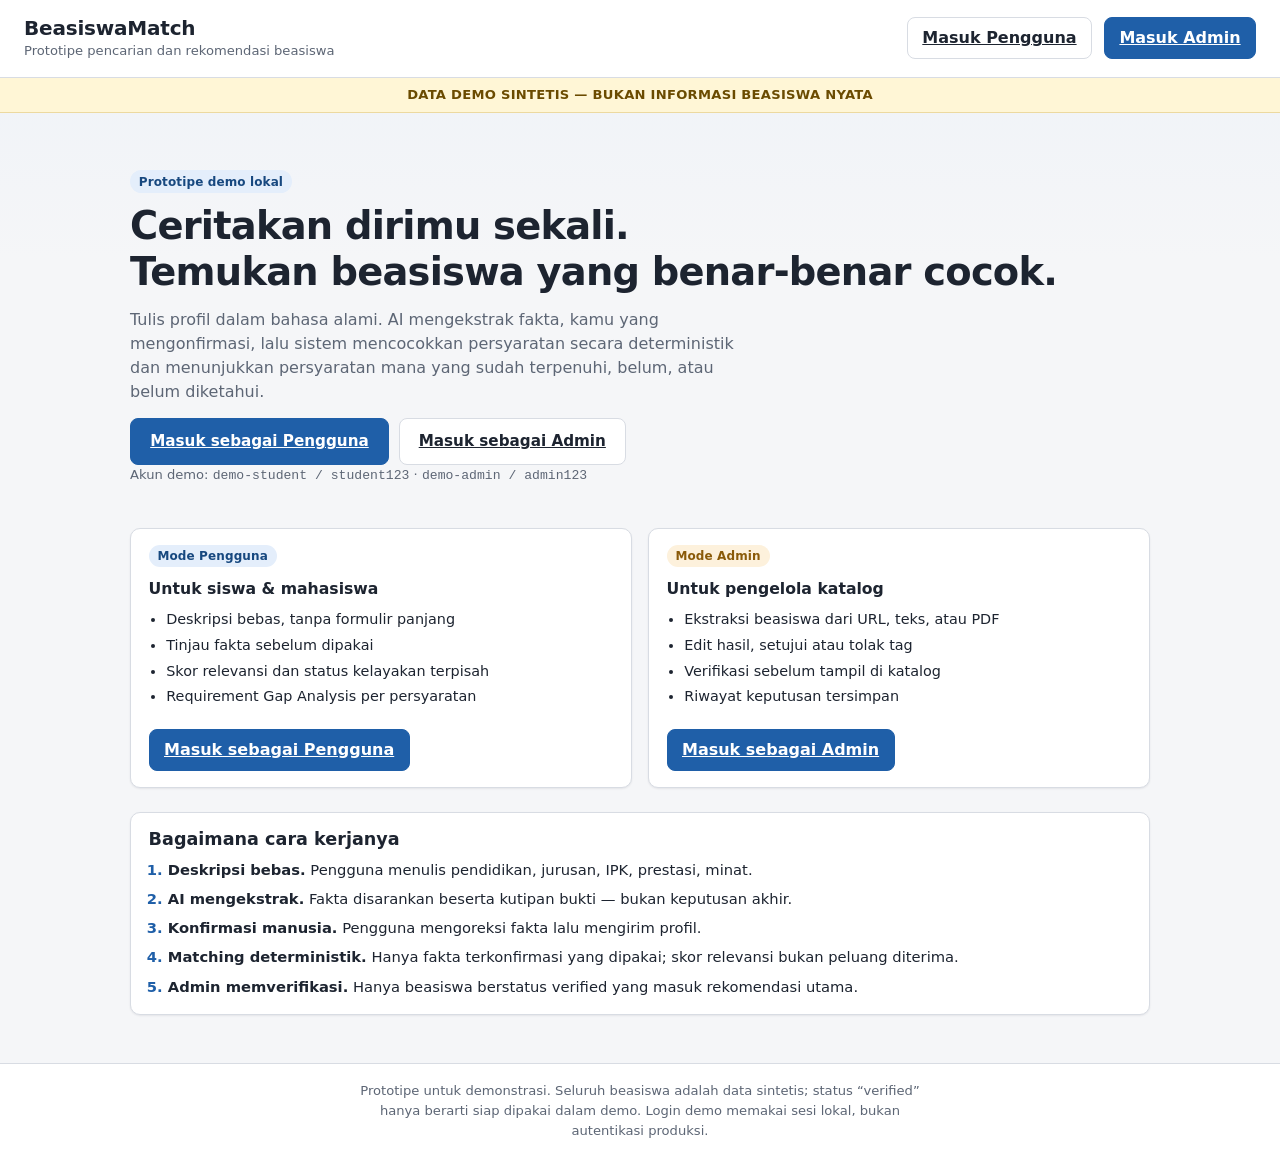
<file: frontend/submit-scholarship.html>
<!DOCTYPE html>
<html lang="id">
<head>
  <meta charset="utf-8" />
  <meta name="viewport" content="width=device-width, initial-scale=1" />
  <title>Kirim Info Beasiswa — BeasiswaMatch</title>
  <link rel="stylesheet" href="css/styles.css" />
</head>
<body data-page-role="student">
  <header class="app-header">
    <div class="brand">
      <a class="brand-link" href="app.html">← Rekomendasi</a>
      <h1>Kirim info beasiswa</h1>
      <p class="muted small">Cukup unggah screenshot — admin yang memeriksa dan menambahkan.</p>
    </div>
    <div class="header-right">
      <span id="provider-badge" class="badge badge-neutral">Memuat status AI…</span>
      <span id="session-user" class="session-chip" hidden></span>
      <button id="btn-logout" class="btn tiny" type="button" hidden>Keluar</button>
    </div>
  </header>

  <div class="banner">DATA DEMO SINTETIS — BUKAN INFORMASI BEASISWA NYATA</div>

  <main class="container stack-narrow stack">
    <section class="card">
      <h2>Unggah screenshot</h2>
      <p class="hint">
        Format PNG, JPEG, atau WEBP, maksimal 5 MB. Kiriman masuk ke antrean konfirmasi admin;
        tidak ada OCR otomatis, jadi admin membaca gambarnya secara manual.
      </p>

      <label for="submission-file">Screenshot beasiswa</label>
      <input id="submission-file" type="file" accept="image/png,image/jpeg,image/webp" />

      <div id="submission-preview-wrap" class="submission-preview" hidden>
        <img id="submission-preview" alt="Pratinjau screenshot" />
      </div>

      <label for="submission-note">Catatan (opsional)</label>
      <textarea id="submission-note" rows="3" placeholder="Contoh: info dari grup kampus, deadline minggu depan"></textarea>

      <div class="row">
        <button id="btn-submit-scholarship" class="btn primary" type="button">Kirim ke admin</button>
        <span id="submission-status" class="muted small" aria-live="polite"></span>
      </div>
    </section>

    <section class="card">
      <div class="row space-between">
        <h2>Kiriman saya</h2>
        <button id="btn-reload-submissions" class="btn tiny" type="button">Muat ulang</button>
      </div>
      <ul id="my-submissions" class="tag-list compact"></ul>
    </section>
  </main>

  <div id="toast-container" class="toast-container" aria-live="polite"></div>

  <script src="js/api.js"></script>
  <script src="js/auth.js"></script>
  <script src="js/state.js"></script>
  <script src="js/components.js"></script>
  <script src="js/shell.js"></script>
  <script src="js/submit-scholarship.js"></script>
</body>
</html>
</file>
<file: frontend/css/styles.css>
:root {
  --bg: #f5f6f8;
  --surface: #ffffff;
  --border: #d8dce3;
  --text: #1d2430;
  --muted: #5d6675;
  --primary: #1f5fa8;
  --primary-dark: #17487f;
  --ok-bg: #e4f4e8;
  --ok-fg: #1c6b34;
  --warn-bg: #fdf1dc;
  --warn-fg: #8a5a09;
  --bad-bg: #fbe5e5;
  --bad-fg: #98221f;
  --neutral-bg: #eceff4;
  --neutral-fg: #39424f;
  --radius: 10px;
  --shadow: 0 1px 2px rgba(20, 30, 45, 0.08);
}

* { box-sizing: border-box; }

/* Author display rules (flex/grid) must not defeat the hidden attribute. */
[hidden] { display: none !important; }

body {
  margin: 0;
  font-family: "Segoe UI", system-ui, -apple-system, Roboto, Helvetica, Arial, sans-serif;
  color: var(--text);
  background: var(--bg);
  line-height: 1.5;
}

h1, h2, h3 { margin: 0 0 0.5rem; line-height: 1.25; }
h1 { font-size: 1.25rem; }
h2 { font-size: 1.1rem; }
h3 { font-size: 0.98rem; margin-top: 1rem; }
p { margin: 0 0 0.6rem; }

.app-header {
  display: flex;
  flex-wrap: wrap;
  gap: 1rem;
  justify-content: space-between;
  align-items: center;
  padding: 1rem 1.5rem;
  background: var(--surface);
  border-bottom: 1px solid var(--border);
}

.app-header .brand p { margin: 0; }
.header-right { display: flex; align-items: center; gap: 0.75rem; flex-wrap: wrap; }


.banner {
  background: #fff6d6;
  color: #6b4b00;
  text-align: center;
  font-size: 0.82rem;
  font-weight: 600;
  letter-spacing: 0.02em;
  padding: 0.45rem 1rem;
  border-bottom: 1px solid #ecd9a0;
}

.container { max-width: 1120px; margin: 0 auto; padding: 1.25rem; }
.stack { display: grid; gap: 1rem; }
.grid-two { display: grid; gap: 1rem; grid-template-columns: 2fr 1fr; }
.cards { display: grid; gap: 1rem; grid-template-columns: repeat(auto-fit, minmax(280px, 1fr)); }

.card {
  background: var(--surface);
  border: 1px solid var(--border);
  border-radius: var(--radius);
  padding: 1rem 1.1rem;
  box-shadow: var(--shadow);
}

label { display: block; font-size: 0.85rem; font-weight: 600; margin: 0.6rem 0 0.3rem; }
input, select, textarea {
  width: 100%;
  padding: 0.5rem 0.6rem;
  border: 1px solid var(--border);
  border-radius: 8px;
  font: inherit;
  background: #fff;
  color: var(--text);
}
input:focus, select:focus, textarea:focus { outline: 2px solid rgba(31, 95, 168, 0.35); border-color: var(--primary); }
textarea { resize: vertical; }

.facts-grid { display: grid; gap: 0.35rem 1rem; grid-template-columns: repeat(auto-fit, minmax(190px, 1fr)); }
.facts-grid label { margin-top: 0.4rem; }
.span-two { grid-column: span 2; }

.row { display: flex; gap: 0.6rem; flex-wrap: wrap; align-items: center; margin-top: 0.9rem; }
.row.space-between { justify-content: space-between; }
.muted { color: var(--muted); }
.small { font-size: 0.82rem; }
.hint { font-size: 0.82rem; color: var(--muted); }

.btn {
  border: 1px solid var(--border);
  background: var(--surface);
  color: var(--text);
  padding: 0.5rem 0.9rem;
  border-radius: 8px;
  font: inherit;
  font-weight: 600;
  cursor: pointer;
}
.btn:hover:not(:disabled) { border-color: var(--primary); color: var(--primary); }
.btn:disabled { opacity: 0.55; cursor: not-allowed; }
.btn.primary { background: var(--primary); border-color: var(--primary); color: #fff; }
.btn.primary:hover:not(:disabled) { background: var(--primary-dark); color: #fff; }
.btn.danger { color: var(--bad-fg); border-color: #e5b4b4; }
.btn.ghost { border-color: transparent; background: transparent; }
.btn.tiny { padding: 0.2rem 0.5rem; font-size: 0.78rem; font-weight: 600; }

.badge {
  display: inline-block;
  padding: 0.15rem 0.55rem;
  border-radius: 999px;
  font-size: 0.75rem;
  font-weight: 700;
  letter-spacing: 0.01em;
  white-space: nowrap;
}
.badge-neutral { background: var(--neutral-bg); color: var(--neutral-fg); }
.badge-ok { background: var(--ok-bg); color: var(--ok-fg); }
.badge-warn { background: var(--warn-bg); color: var(--warn-fg); }
.badge-bad { background: var(--bad-bg); color: var(--bad-fg); }
.badge-info { background: #e4eefb; color: #17487f; }

.tag-list { list-style: none; margin: 0.4rem 0 0; padding: 0; display: grid; gap: 0.5rem; }
.tag-list li {
  border: 1px solid var(--border);
  border-radius: 8px;
  padding: 0.55rem 0.7rem;
  display: grid;
  gap: 0.3rem;
}
.tag-list.compact li { padding: 0.4rem 0.6rem; }
.tag-head { display: flex; gap: 0.5rem; align-items: center; justify-content: space-between; flex-wrap: wrap; }
.tag-slug { font-family: ui-monospace, SFMono-Regular, Menlo, monospace; font-size: 0.8rem; color: var(--muted); }
.tag-evidence { font-size: 0.8rem; color: var(--muted); font-style: italic; }
.tag-actions { display: flex; gap: 0.4rem; }

.chips { display: flex; flex-wrap: wrap; gap: 0.3rem; }
.chip { background: var(--neutral-bg); border-radius: 999px; padding: 0.1rem 0.5rem; font-size: 0.75rem; }

.req-list { list-style: none; margin: 0.5rem 0 0; padding: 0; display: grid; gap: 0.25rem; font-size: 0.86rem; }
.req-list li { display: flex; gap: 0.5rem; justify-content: space-between; align-items: baseline; }
.req-name { flex: 1; }

.card-meta { display: flex; gap: 0.4rem; flex-wrap: wrap; margin-bottom: 0.4rem; }
.score { font-size: 1.6rem; font-weight: 700; line-height: 1; }
.score-label { font-size: 0.75rem; color: var(--muted); text-transform: uppercase; letter-spacing: 0.04em; }
.explanation { font-size: 0.86rem; color: var(--muted); margin-top: 0.6rem; }

.warnings { display: grid; gap: 0.4rem; }
.warning {
  background: var(--warn-bg);
  color: var(--warn-fg);
  border: 1px solid #eed6a5;
  border-radius: 8px;
  padding: 0.45rem 0.65rem;
  font-size: 0.84rem;
}

.table-wrap { overflow-x: auto; }
.table { width: 100%; border-collapse: collapse; font-size: 0.86rem; }
.table th, .table td { text-align: left; padding: 0.45rem 0.5rem; border-bottom: 1px solid var(--border); vertical-align: top; }
.table th { font-size: 0.78rem; text-transform: uppercase; letter-spacing: 0.03em; color: var(--muted); }
.table tbody tr:hover { background: #fafbfd; }

.toast-container { position: fixed; right: 1rem; bottom: 1rem; display: grid; gap: 0.5rem; max-width: 360px; z-index: 50; }
.toast {
  background: #fff;
  border-left: 4px solid var(--primary);
  border-radius: 8px;
  box-shadow: 0 4px 14px rgba(20, 30, 45, 0.16);
  padding: 0.6rem 0.8rem;
  font-size: 0.86rem;
}
.toast.error { border-left-color: var(--bad-fg); }
.toast.success { border-left-color: var(--ok-fg); }

details.card summary { cursor: pointer; }
.empty { color: var(--muted); font-size: 0.86rem; }

@media (max-width: 860px) {
  .grid-two { grid-template-columns: 1fr; }
  .span-two { grid-column: span 1; }
  .app-header { padding: 0.8rem 1rem; }
  .container { padding: 1rem; }
  .hero h2 { font-size: 1.6rem; }
  .role-grid { grid-template-columns: 1fr; }
}

/* ------------------------------------------------------------------ landing */

.landing-body { background: linear-gradient(180deg, #eef2f8 0%, var(--bg) 260px); }

.landing-header {
  display: flex;
  flex-wrap: wrap;
  gap: 1rem;
  justify-content: space-between;
  align-items: center;
  padding: 1rem 1.5rem;
  background: var(--surface);
  border-bottom: 1px solid var(--border);
}
.landing-header .brand h1 { margin: 0; letter-spacing: -0.01em; }
.landing-header .brand p { margin: 0; }

.brand-link {
  display: inline-block;
  font-size: 0.8rem;
  color: var(--muted);
  text-decoration: none;
  margin-bottom: 0.15rem;
}
.brand-link:hover { color: var(--primary); }

.landing { max-width: 1060px; margin: 0 auto; padding: 2.5rem 1.25rem 3rem; display: grid; gap: 1.5rem; }

.hero { padding: 1rem 0 0.5rem; }
.hero h2 {
  font-size: clamp(1.6rem, 3.2vw, 2.4rem);
  margin: 0.6rem 0 0.8rem;
  letter-spacing: -0.02em;
  line-height: 1.2;
}
.hero .lead { max-width: 62ch; color: var(--muted); }

.role-grid { display: grid; gap: 1rem; grid-template-columns: repeat(2, minmax(0, 1fr)); }
.role-card { display: flex; flex-direction: column; gap: 0.5rem; align-items: flex-start; }
.role-card h3 { margin: 0.2rem 0 0; }
.role-card .btn { margin-top: auto; }

.feature-list { margin: 0.2rem 0 0.8rem; padding-left: 1.1rem; display: grid; gap: 0.25rem; font-size: 0.9rem; }

.steps { margin: 0.4rem 0 0; padding-left: 1.2rem; display: grid; gap: 0.45rem; font-size: 0.92rem; }
.steps li::marker { color: var(--primary); font-weight: 700; }

.resume { display: flex; flex-wrap: wrap; gap: 1rem; justify-content: space-between; align-items: center; border-left: 4px solid var(--primary); }
.resume p { margin: 0.2rem 0 0; }

.landing-footer {
  border-top: 1px solid var(--border);
  background: var(--surface);
  padding: 1.1rem 1.5rem;
  text-align: center;
}
.landing-footer p { margin: 0; max-width: 70ch; margin-inline: auto; }

.btn.large { padding: 0.7rem 1.2rem; font-size: 0.95rem; }
.btn.full { width: 100%; margin-top: 1rem; }

/* -------------------------------------------------------------------- login */

.auth-main { max-width: 460px; margin: 2.5rem auto 3rem; padding: 0 1.25rem; }
.auth-card { display: grid; gap: 0.4rem; }
.auth-card h2 { margin: 0.8rem 0 0; }

.role-switch {
  display: grid;
  grid-template-columns: 1fr 1fr;
  gap: 0.25rem;
  background: var(--neutral-bg);
  padding: 0.25rem;
  border-radius: 999px;
}
.role-option {
  border: 0;
  background: transparent;
  padding: 0.45rem 0.75rem;
  border-radius: 999px;
  font: inherit;
  font-weight: 600;
  color: var(--muted);
  cursor: pointer;
}
.role-option.is-active { background: var(--surface); color: var(--text); box-shadow: var(--shadow); }

.form-error {
  margin: 0.8rem 0 0;
  padding: 0.5rem 0.7rem;
  border-radius: 8px;
  background: var(--bad-bg);
  color: var(--bad-fg);
  font-size: 0.85rem;
}

.demo-cred {
  margin-top: 1.2rem;
  padding: 0.7rem 0.8rem;
  border: 1px dashed var(--border);
  border-radius: 8px;
  font-size: 0.85rem;
}
.demo-cred p { margin: 0.3rem 0; }
.demo-cred code { background: var(--neutral-bg); padding: 0.05rem 0.3rem; border-radius: 4px; }

/* ------------------------------------------------------------- session chip */

.session-chip {
  display: inline-flex;
  align-items: center;
  gap: 0.35rem;
  padding: 0.25rem 0.65rem;
  border-radius: 999px;
  background: #e4eefb;
  color: #17487f;
  font-size: 0.78rem;
  font-weight: 600;
  white-space: nowrap;
}
.session-chip::before {
  content: "";
  width: 0.45rem;
  height: 0.45rem;
  border-radius: 50%;
  background: var(--ok-fg);
}
.session-chip.is-admin { background: var(--warn-bg); color: var(--warn-fg); }
.session-chip.is-admin::before { background: var(--warn-fg); }




/* ------------------------------------------------- profile input + summary */

.stack-narrow { max-width: 780px; margin-inline: auto; }

.notice {
  margin: 1rem 0;
  padding: 0.65rem 0.8rem;
  border-left: 4px solid var(--primary);
  background: #eef4fc;
  color: #1c3e63;
  border-radius: 0 8px 8px 0;
  font-size: 0.86rem;
}

.facts-summary {
  display: grid;
  grid-template-columns: repeat(auto-fit, minmax(160px, 1fr));
  gap: 0.5rem;
  margin: 0.6rem 0 0.2rem;
}
.fact-row {
  display: flex;
  flex-direction: column;
  gap: 0.1rem;
  padding: 0.45rem 0.6rem;
  background: #f7f9fc;
  border: 1px solid var(--border);
  border-radius: 8px;
}
.fact-label {
  font-size: 0.72rem;
  text-transform: uppercase;
  letter-spacing: 0.04em;
  color: var(--muted);
}
.fact-value { font-weight: 600; font-size: 0.9rem; overflow-wrap: anywhere; }
.fact-row.span-all { grid-column: 1 / -1; }

.inline-editor {
  margin-top: 1.1rem;
  border-top: 1px solid var(--border);
  padding-top: 0.7rem;
}
.inline-editor summary { cursor: pointer; font-weight: 600; font-size: 0.9rem; }
.inline-editor summary:hover { color: var(--primary); }

/* --------------------------------------------------- admin manual builder */

.builder-list { display: grid; gap: 0.4rem; margin-bottom: 0.5rem; }
.builder-row {
  display: grid;
  grid-template-columns: minmax(0, 2fr) minmax(0, 1fr) auto;
  gap: 0.4rem;
  align-items: center;
}
.builder-row.req {
  display: flex;
  flex-wrap: wrap;
  align-items: center;
  gap: 0.4rem;
  padding: 0.4rem;
  border: 1px solid var(--border);
  border-radius: 8px;
  background: #fafbfd;
}
.builder-row.req select,
.builder-row.req input[type="text"] {
  width: auto;
  min-width: 8rem;
  flex: 1 1 8rem;
}
.builder-row.req .req-value { flex: 1 1 6rem; }
.builder-row.req .req-desc { flex: 2 1 12rem; }
.builder-row.req .req-mandatory {
  display: flex;
  align-items: center;
  gap: 0.3rem;
  font-size: 0.8rem;
  margin: 0;
  font-weight: 600;
}
.builder-row.req .req-mandatory input { width: auto; }

@media (max-width: 700px) {
  .builder-row { grid-template-columns: 1fr; }
}

.description-text {
  white-space: pre-wrap;
  background: #f7f9fc;
  border: 1px solid var(--border);
  border-radius: 8px;
  padding: 0.6rem 0.7rem;
  font-size: 0.88rem;
  margin: 0.5rem 0;
}

/* ------------------------------------------------------ admin navigation */

.admin-nav {
  display: flex;
  flex-wrap: wrap;
  gap: 0.25rem;
  padding: 0.5rem 1.5rem;
  background: var(--surface);
  border-bottom: 1px solid var(--border);
}
.admin-nav a {
  padding: 0.4rem 0.8rem;
  border-radius: 8px;
  color: var(--muted);
  text-decoration: none;
  font-size: 0.86rem;
  font-weight: 600;
}
.admin-nav a:hover { color: var(--primary); background: #f2f6fc; }
.admin-nav a.is-active { background: var(--primary); color: #fff; }

.stat-grid {
  display: grid;
  gap: 1rem;
  grid-template-columns: repeat(auto-fit, minmax(190px, 1fr));
}
.stat-card {
  background: var(--surface);
  border: 1px solid var(--border);
  border-radius: var(--radius);
  padding: 1rem;
  display: flex;
  flex-direction: column;
  gap: 0.2rem;
  box-shadow: var(--shadow);
}
.stat-label {
  font-size: 0.72rem;
  text-transform: uppercase;
  letter-spacing: 0.05em;
  color: var(--muted);
  font-weight: 700;
}
.stat-value { font-size: 2rem; font-weight: 700; line-height: 1.1; }
.stat-hint { font-size: 0.78rem; color: var(--muted); }

.action-grid {
  display: grid;
  gap: 1rem;
  grid-template-columns: repeat(auto-fit, minmax(240px, 1fr));
}
.action-card { text-decoration: none; color: inherit; display: flex; flex-direction: column; gap: 0.3rem; }
.action-card:hover { border-color: var(--primary); }
.action-card h2 { font-size: 1rem; }
.action-cta { margin-top: auto; color: var(--primary); font-weight: 700; font-size: 0.85rem; }

.filter-row { display: flex; gap: 0.6rem; align-items: flex-end; flex-wrap: wrap; }
.filter-field {
  margin: 0;
  display: flex;
  flex-direction: column;
  gap: 0.25rem;
  font-size: 0.8rem;
  font-weight: 600;
  min-width: 180px;
}

/* ------------------------------------------- highlights & screenshot submissions */

.mini-card h3 { font-size: 1rem; }
.mini-card .row { margin-top: 0.3rem; }

.submit-cta {
  display: flex;
  gap: 1rem;
  justify-content: space-between;
  align-items: center;
  flex-wrap: wrap;
  border-left: 4px solid var(--primary);
}
.submit-cta p { margin: 0.2rem 0 0; }

.submission-preview {
  margin: 0.6rem 0;
  border: 1px solid var(--border);
  border-radius: 8px;
  padding: 0.4rem;
  background: #fafbfd;
}
.submission-preview img {
  max-width: 100%;
  max-height: 320px;
  display: block;
  margin: 0 auto;
  border-radius: 6px;
}

.submission-thumb { margin-top: 0.4rem; }
.submission-thumb img {
  max-width: 100%;
  max-height: 220px;
  border: 1px solid var(--border);
  border-radius: 8px;
  display: block;
}
.submission-reason { flex: 1 1 220px; width: auto; }
</file>
